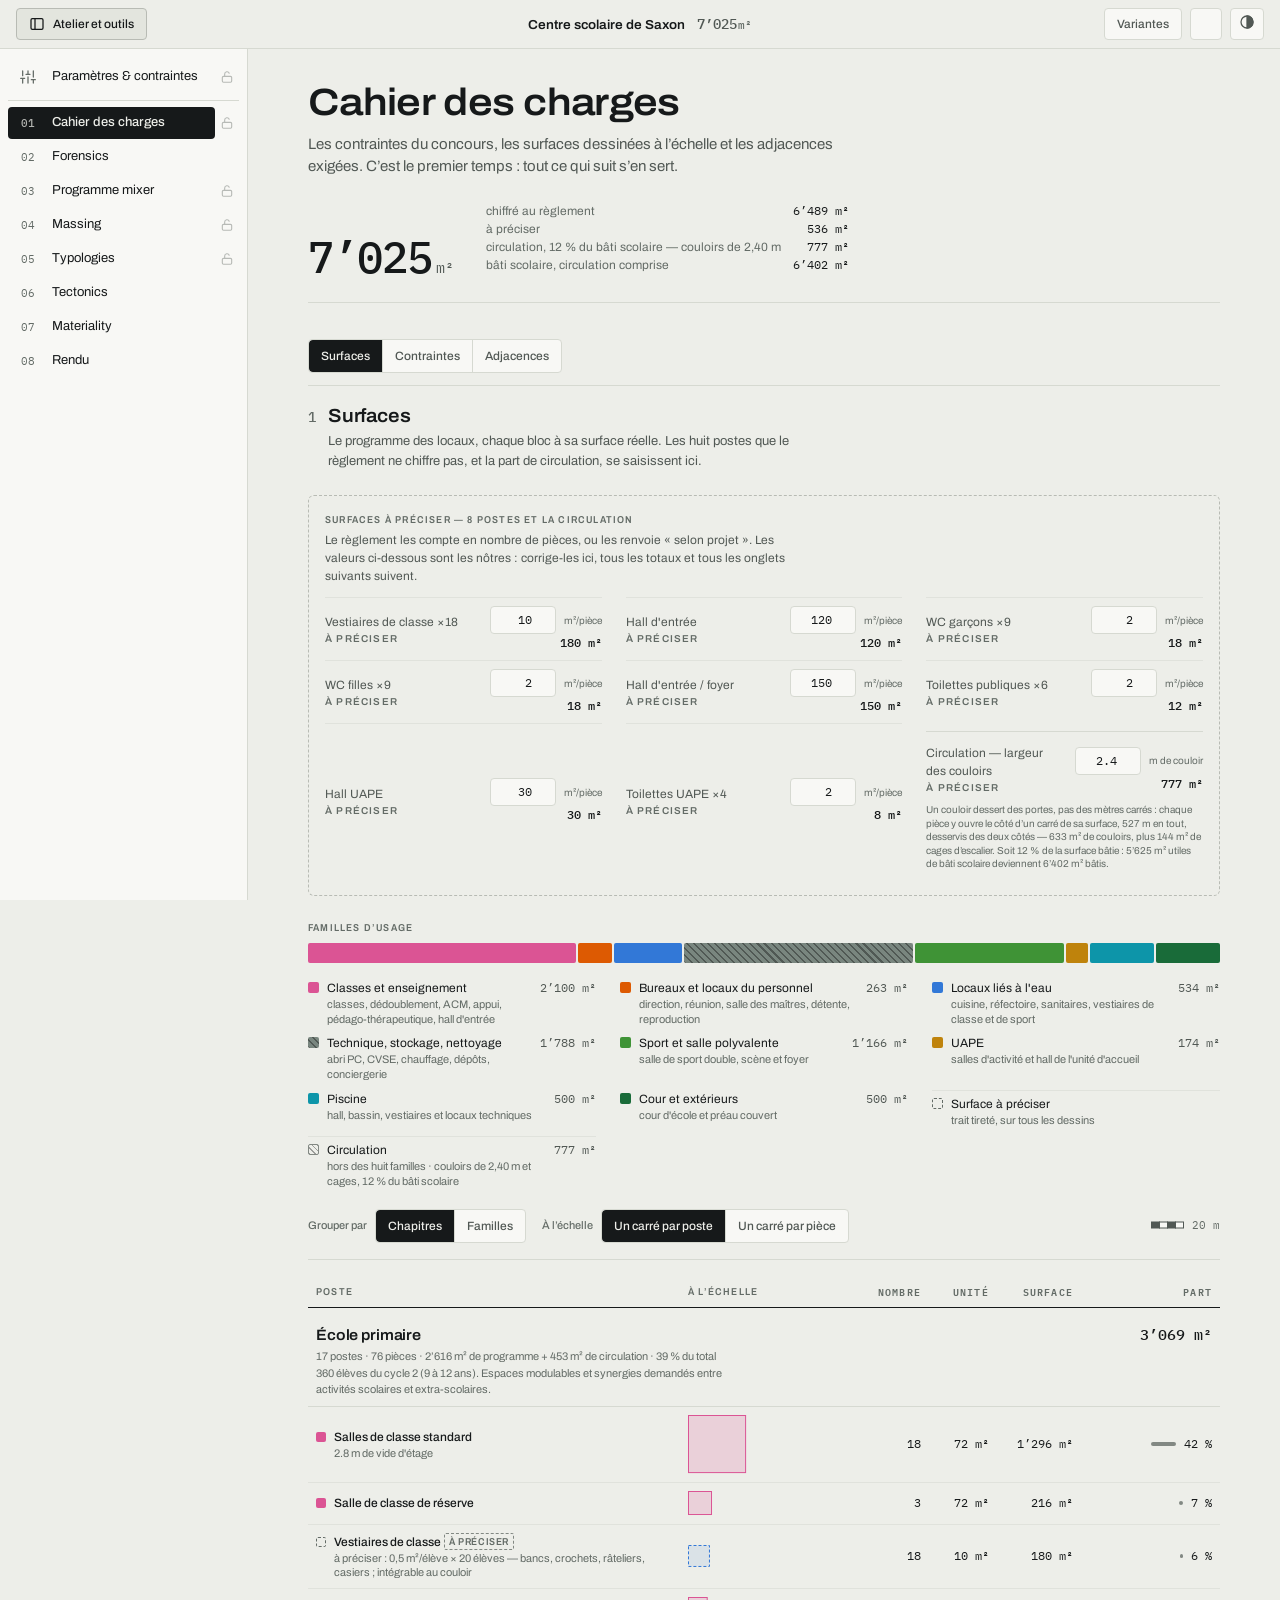
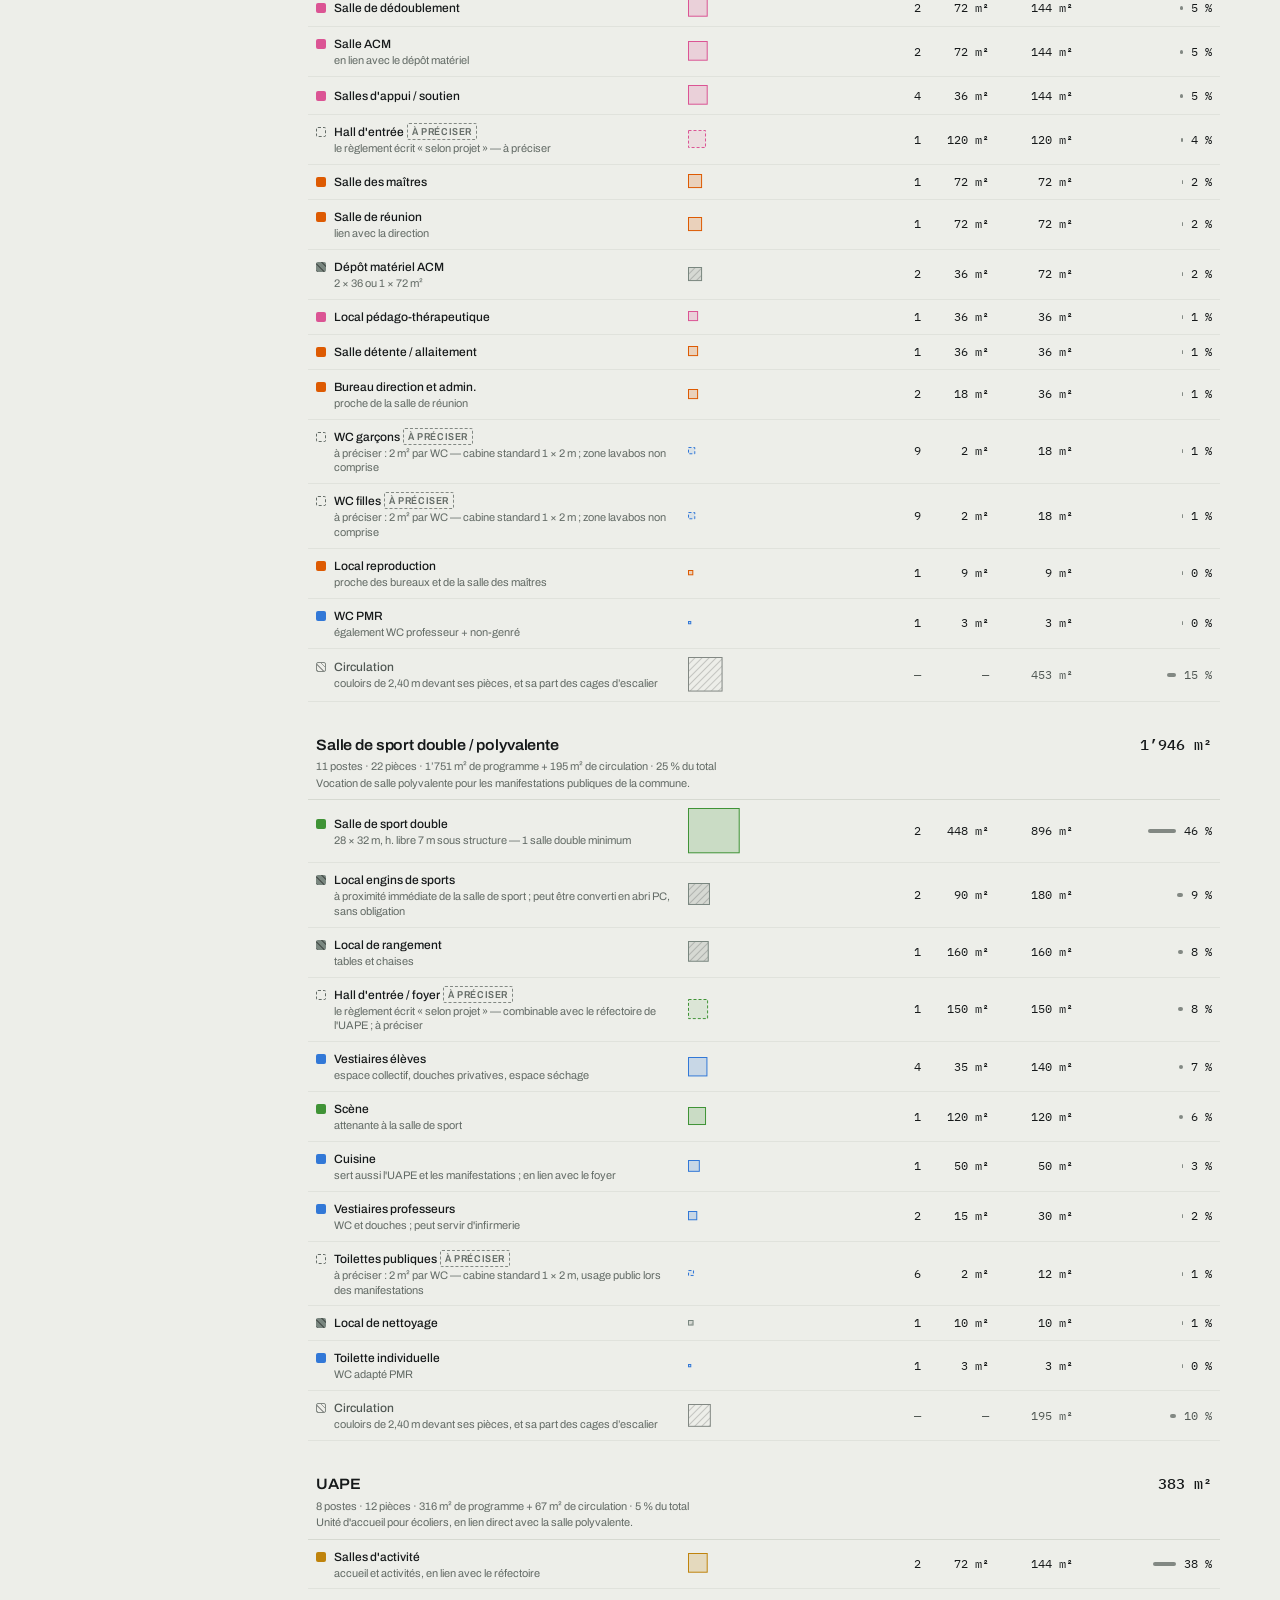
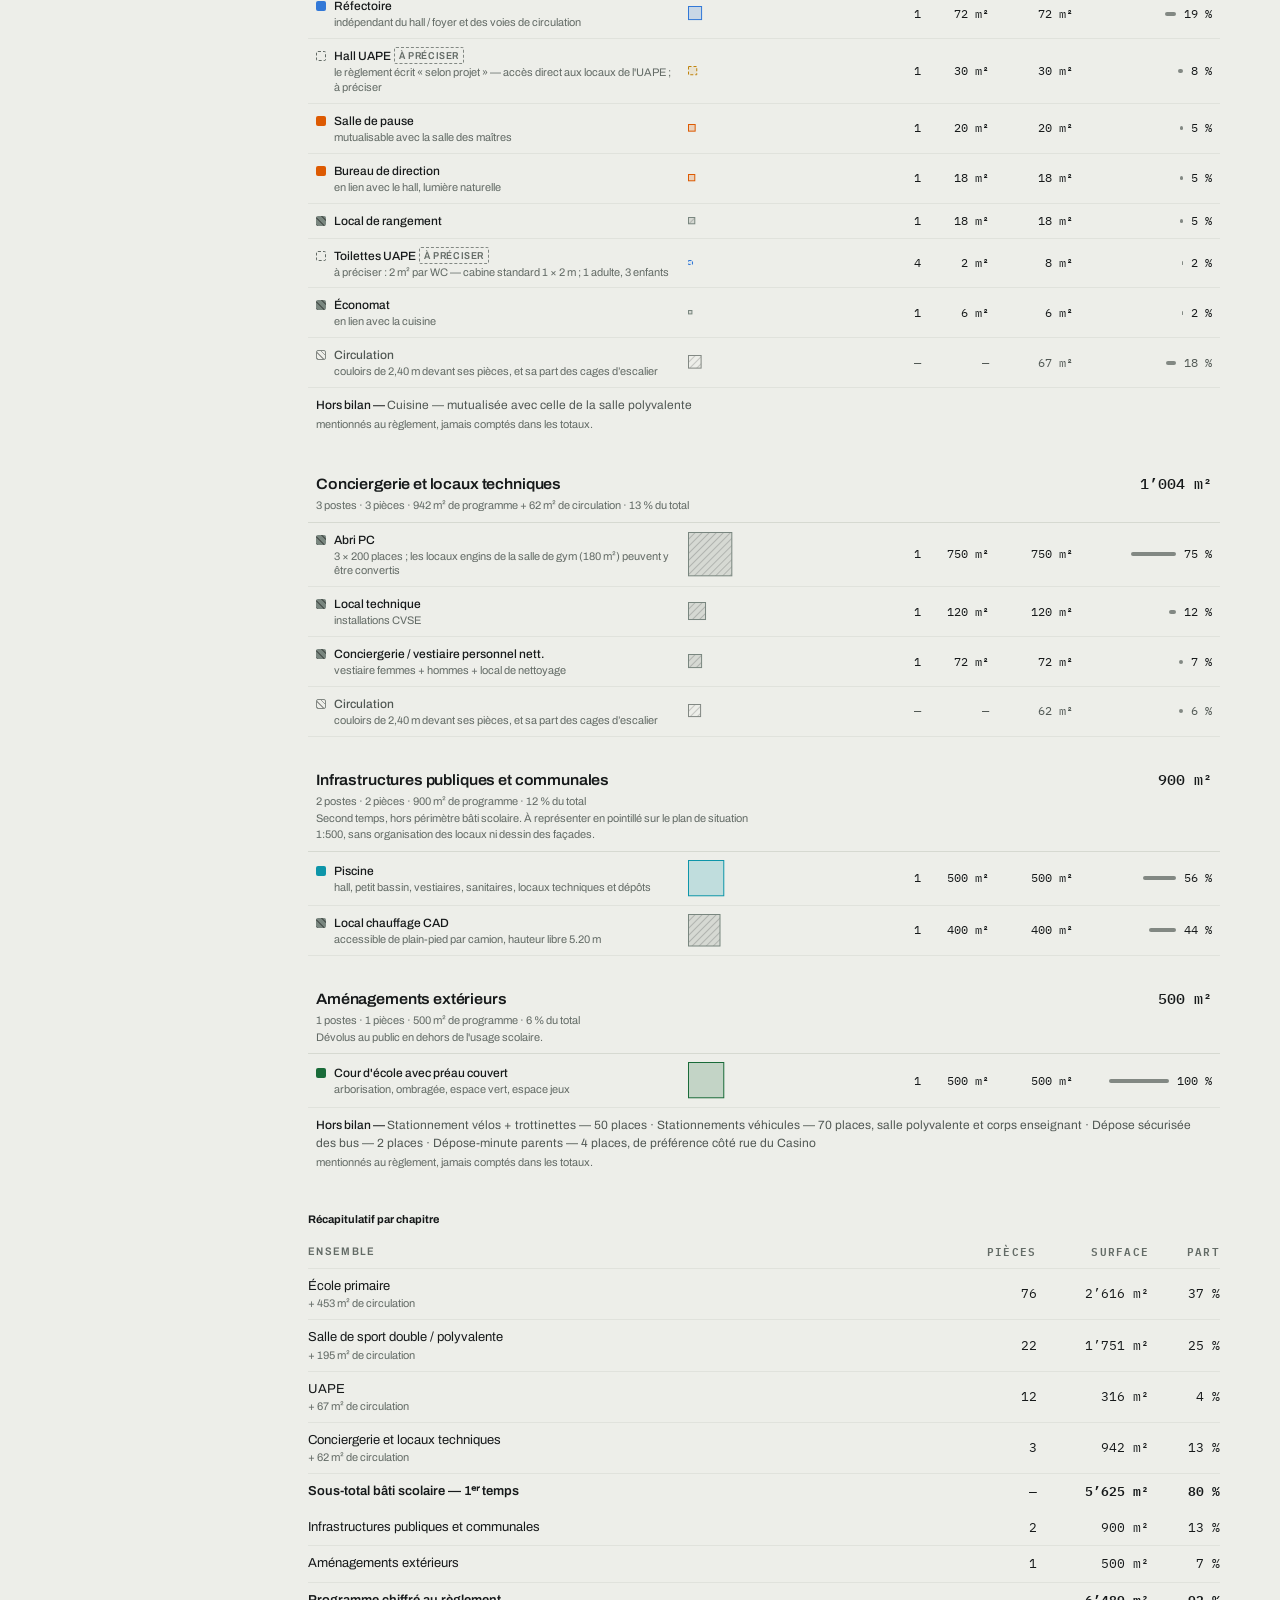
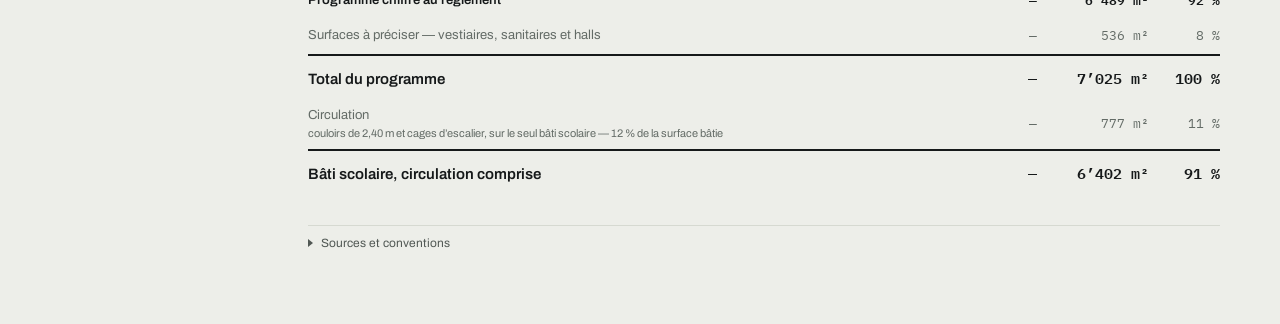
<file: index.html>
<!doctype html>
<html lang="fr">
<head>
<meta charset="utf-8">
<meta name="viewport" content="width=device-width,initial-scale=1,viewport-fit=cover">
<title>Saxon — programme et répartition</title>
<link rel="preconnect" href="https://fonts.gstatic.com" crossorigin>
<link rel="stylesheet" href="https://fonts.googleapis.com/css2?family=Archivo:wdth,wght@62..125,400..700&family=IBM+Plex+Mono:wght@400;500&display=swap">
<link rel="stylesheet" href="styles/tokens.css">
<link rel="stylesheet" href="styles/base.css">
<link rel="stylesheet" href="styles/appbar.css">
<link rel="stylesheet" href="styles/controls.css">
<link rel="stylesheet" href="styles/program.css">
<link rel="stylesheet" href="styles/schema.css">
<link rel="stylesheet" href="styles/mixer.css">
<link rel="stylesheet" href="styles/massing.css">
<link rel="stylesheet" href="styles/rendu.css">
<link rel="stylesheet" href="styles/variantes.css">
<link rel="stylesheet" href="styles/parametres.css">
<link rel="stylesheet" href="styles/forensics.css">
</head>
<body>
<a class="skip" href="#panels">Aller au contenu</a>

<!-- Chrome permanent : trois zones. À gauche on choisit OÙ l'on travaille —
     la barre « Atelier et outils » ; au centre le projet et son total vivant ;
     à droite ce qui traverse tous les onglets : les variantes, le compte, le
     thème. Tout le contenu éditorial appartient à l'onglet qu'il décrit. -->
<header class="appbar">
  <div class="appbar__start">
    <button class="btn appbar__nav" type="button" id="navBtn"
            aria-expanded="true" aria-controls="sidenav">
      <svg width="16" height="16" viewBox="0 0 24 24" fill="none" stroke="currentColor"
           stroke-width="1.9" stroke-linecap="round" aria-hidden="true">
        <rect x="3" y="4" width="18" height="16" rx="2"/><path d="M9 4v16"/>
      </svg>
      <span>Atelier et outils</span>
    </button>
  </div>

  <a class="appbar__mid" href="#programme">
    <b>Centre scolaire de Saxon</b>
    <!-- Le total vivant. L'ancien chiffre-clé affichait 6'489 m², la part
         chiffrée au règlement — pas le total, qui est 7'025 m². -->
    <span class="mono appbar__tot" id="barTot"></span>
  </a>

  <div class="appbar__end">
    <!-- Les variantes ne sont PAS un onglet : les onglets sont la chronologie
         du concours, et une variante les traverse tous. -->
    <button class="btn appbar__var" type="button" id="varBtn"
            aria-expanded="false" aria-controls="vpanel">
      Variantes<span class="vb-cnt" hidden></span>
    </button>

    <button class="btn btn--icon appbar__prof" type="button" id="profBtn"
            aria-haspopup="dialog" aria-label="Se connecter" title="Se connecter"></button>

    <!-- Le thème et le mode : une liste, deux choix. Rendue par main.js à
         partir de src/data/themes.js. -->
    <div class="menu appbar__theme" id="themeMenu">
      <button class="btn btn--icon" type="button" id="themeBtn"
              aria-haspopup="menu" aria-expanded="false" aria-controls="themeList">
        <span aria-hidden="true" id="themeIcon"></span>
        <span class="vh" id="themeLabel">Thème</span>
      </button>
      <div class="menu__list" id="themeList" role="menu" aria-labelledby="themeBtn" hidden></div>
    </div>
  </div>
</header>

<!-- La barre « Atelier et outils » : une ligne par onglet, numérotée dans
     l'ordre du concours. Elle POUSSE le contenu : le plan et la 3D se recadrent
     au lieu d'être recouverts. Les lignes sont posées par main.js depuis TABS. -->
<nav class="sidenav" id="sidenav" aria-label="Atelier et outils">
  <div class="sidenav__list" id="tabs" role="tablist" aria-orientation="vertical"
       aria-label="Onglets"></div>
</nav>

<main id="panels" role="tabpanel" aria-labelledby="tab-programme" tabindex="-1"></main>

<div id="tip" role="status" aria-live="polite"></div>
<script type="module" src="src/main.js"></script>
</body>
</html>
</file>
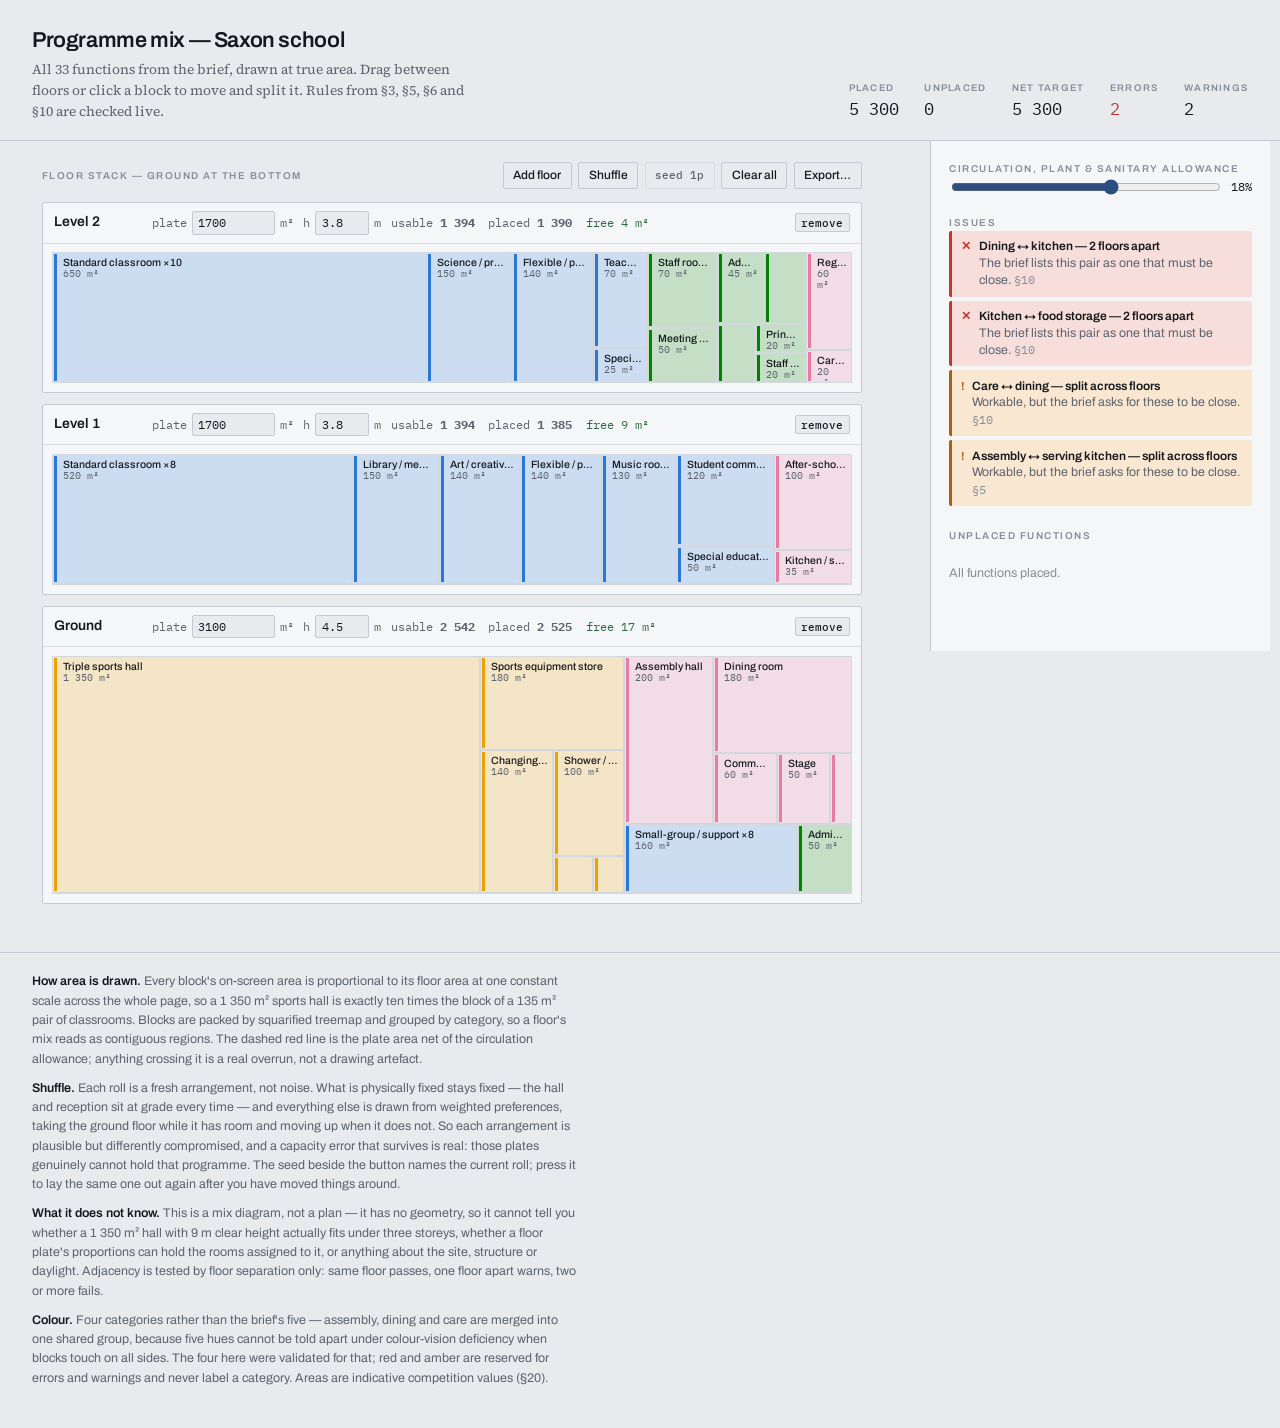
<file: DOC/saxon-programme-mix.html>
<!doctype html>
<html lang="en">
<head>
<meta charset="utf-8">
<meta name="viewport" content="width=device-width, initial-scale=1">
<meta name="description" content="Programme mix diagram for the Saxon primary and lower secondary school competition.">
<title>Saxon Programme Mix</title>
<link rel="preconnect" href="https://fonts.googleapis.com">
<link rel="preconnect" href="https://fonts.gstatic.com" crossorigin>
<link rel="stylesheet" href="https://fonts.googleapis.com/css2?family=Archivo:wght@400;500;600;700&family=IBM+Plex+Mono:wght@400;500&family=Source+Serif+4:opsz,wght@8..60,400;8..60,600&display=swap">

<style>
:root {
  --paper:     #E8EAEE;
  --surface:   #F5F6F8;
  --surface-2: #DDE1E7;
  --sunk:      #D3D8DF;
  --ink:       #15181D;
  --ink-2:     #5C636E;
  --ink-3:     #878E99;
  --rule:      #C4CAD3;
  --rule-soft: #D7DCE3;
  --accent:    #2B4E7E;

  /* categorical — validated all-pairs, light (CVD ΔE 13.0, normal 19.6) */
  --c-teach:   #2a78d6;
  --c-sport:   #eda100;
  --c-admin:   #008300;
  --c-shared:  #e87ba4;
  --tint:      0.20;

  /* status — reserved, never used for a category */
  --err:       #c0392f;
  --err-bg:    #f7dedb;
  --warn:      #a9600f;
  --warn-bg:   #f9e7d2;
  --ok:        #2f6b40;
}

@media (prefers-color-scheme: dark) {
  :root:not([data-theme="light"]) {
    --paper:     #101317;
    --surface:   #191D23;
    --surface-2: #232830;
    --sunk:      #0A0D10;
    --ink:       #E4E8ED;
    --ink-2:     #9AA2AE;
    --ink-3:     #6E7784;
    --rule:      #2C333D;
    --rule-soft: #232931;
    --accent:    #86AEE2;

    /* dark steps, validated as a set (CVD ΔE 6.9 warn band — legal with the
       direct labels, 2px gaps and grouped regions this treemap always has) */
    --c-teach:   #3987e5;
    --c-sport:   #c98500;
    --c-admin:   #008300;
    --c-shared:  #d55181;
    --tint:      0.30;

    --err:       #e66767;
    --err-bg:    #3a1f1e;
    --warn:      #d99a4e;
    --warn-bg:   #38291580;
    --ok:        #7FB48E;
  }
}

:root[data-theme="dark"] {
  --paper:     #101317;
  --surface:   #191D23;
  --surface-2: #232830;
  --sunk:      #0A0D10;
  --ink:       #E4E8ED;
  --ink-2:     #9AA2AE;
  --ink-3:     #6E7784;
  --rule:      #2C333D;
  --rule-soft: #232931;
  --accent:    #86AEE2;

  --c-teach:   #3987e5;
  --c-sport:   #c98500;
  --c-admin:   #008300;
  --c-shared:  #d55181;
  --tint:      0.30;

  --err:       #e66767;
  --err-bg:    #3a1f1e;
  --warn:      #d99a4e;
  --warn-bg:   #38291580;
  --ok:        #7FB48E;
}

* { box-sizing: border-box; }

body {
  margin: 0;
  background: var(--paper);
  color: var(--ink);
  font-family: Archivo, "Helvetica Neue", Arial, sans-serif;
  font-size: 15px;
  line-height: 1.5;
  -webkit-font-smoothing: antialiased;
  overscroll-behavior: none;
}
.serif { font-family: "Source Serif 4", Georgia, serif; }
.mono, .num {
  font-family: "IBM Plex Mono", ui-monospace, monospace;
  font-variant-numeric: tabular-nums;
}

/* ---------------- masthead ---------------- */

header.top {
  padding: 1.5rem clamp(1rem, 3vw, 2rem) 1.1rem;
  border-bottom: 1px solid var(--rule);
  display: flex;
  flex-wrap: wrap;
  gap: 1rem 2rem;
  align-items: flex-end;
  justify-content: space-between;
}
h1 {
  font-size: 1.35rem;
  font-weight: 600;
  letter-spacing: -0.018em;
  margin: 0 0 0.25rem;
}
.sub {
  margin: 0;
  font-size: 0.86rem;
  color: var(--ink-2);
  max-width: 62ch;
}
.totals { display: flex; gap: 1.6rem; flex-wrap: wrap; }
.tot { display: flex; flex-direction: column; gap: 0.1rem; }
.tot .lab {
  font-size: 0.6rem; font-weight: 600; letter-spacing: 0.13em;
  text-transform: uppercase; color: var(--ink-3);
}
.tot .val {
  font-family: "IBM Plex Mono", monospace;
  font-variant-numeric: tabular-nums;
  font-size: 1.05rem;
}
.tot .val.bad  { color: var(--err); }
.tot .val.good { color: var(--ok); }

/* ---------------- layout ---------------- */

.app {
  display: grid;
  max-width: 1260px;
  margin: 0 auto;
  grid-template-columns: minmax(0, 1fr) 340px;
  gap: 0;
  align-items: start;
  min-height: calc(100vh - 90px);
}
@media (max-width: 1000px) { .app { grid-template-columns: 1fr; } }

.stack-pane {
  padding: 1.3rem clamp(1rem, 3vw, 2rem) 3rem;
  min-width: 0;
}
aside {
  border-left: 1px solid var(--rule);
  background: var(--surface);
  padding: 1.3rem 1.15rem 3rem;
  position: sticky;
  top: 0;
  max-height: 100vh;
  overflow-y: auto;
}
@media (max-width: 1000px) {
  aside { border-left: none; border-top: 1px solid var(--rule); position: static; max-height: none; }
}

.pane-head {
  display: flex; align-items: baseline; justify-content: space-between;
  gap: 1rem; margin-bottom: 0.85rem; max-width: 820px;
}
.section-label {
  font-size: 0.62rem; font-weight: 600; letter-spacing: 0.15em;
  text-transform: uppercase; color: var(--ink-3); margin: 0;
}

/* ---------------- floors ---------------- */

.floors { display: flex; flex-direction: column; gap: 0.7rem; max-width: 820px; }

.floor {
  background: var(--surface);
  border: 1px solid var(--rule);
  border-radius: 2px;
  transition: border-color .12s, background .12s;
}
.floor.over { border-color: var(--accent); background: var(--surface-2); }
.floor.flag-error { border-color: var(--err); }

.floor-bar {
  display: flex; align-items: center; gap: 0.6rem;
  padding: 0.5rem 0.7rem;
  border-bottom: 1px solid var(--rule-soft);
  flex-wrap: wrap;
}
.floor-name { font-weight: 600; font-size: 0.87rem; min-width: 5.5rem; }
.floor-meta {
  font-family: "IBM Plex Mono", monospace;
  font-variant-numeric: tabular-nums;
  font-size: 0.75rem; color: var(--ink-2);
  display: flex; gap: 0.85rem; flex-wrap: wrap;
}
.floor-meta .over-by { color: var(--err); font-weight: 500; }
.floor-meta .free { color: var(--ok); }
.floor-bar .spacer { flex: 1; }

.plate-input {
  font-family: "IBM Plex Mono", monospace;
  font-variant-numeric: tabular-nums;
  width: 5.2rem; font-size: 0.75rem;
  padding: 0.2rem 0.35rem;
  background: var(--paper); color: var(--ink);
  border: 1px solid var(--rule); border-radius: 2px;
}
.plate-input:focus-visible { outline: 2px solid var(--accent); outline-offset: 1px; }

.canvas {
  position: relative;
  margin: 0.55rem;
  background: var(--sunk);
  border-radius: 1px;
  min-height: 30px;
}
.cap-line {
  position: absolute; left: 0; right: 0;
  border-top: 1px dashed var(--err);
  pointer-events: none; z-index: 3;
}
.cap-line span {
  position: absolute; right: 2px; top: 2px;
  font-family: "IBM Plex Mono", monospace;
  font-size: 0.6rem; color: var(--err);
  background: var(--surface); padding: 0 3px; border-radius: 1px;
}
.overflow-zone {
  position: absolute; left: 0; right: 0;
  background: var(--err-bg);
  pointer-events: none; z-index: 0;
}
.slack {
  position: absolute; left: 0; right: 0;
  display: flex; align-items: center; justify-content: center;
  font-family: "IBM Plex Mono", monospace;
  font-size: 0.68rem; color: var(--ink-3);
  pointer-events: none; z-index: 1;
}
.empty-hint {
  position: absolute; inset: 0;
  display: flex; align-items: center; justify-content: center;
  font-size: 0.74rem; color: var(--ink-3); pointer-events: none;
}

/* ---------------- blocks ---------------- */

.block {
  position: absolute;
  overflow: hidden;
  border-radius: 1px;
  cursor: grab;
  z-index: 2;
  padding: 3px 4px;
  line-height: 1.15;
  touch-action: none;
  border: 1px solid transparent;
  transition: filter .1s;
}
.block::before {
  content: ""; position: absolute; left: 0; top: 0; bottom: 0; width: 3px;
}
.block:hover { filter: brightness(1.06); }
.block:focus-visible { outline: 2px solid var(--accent); outline-offset: -2px; }
.block.sel { border-color: var(--accent); }
.block.flag { border-color: var(--err); border-style: dashed; }
.block .bn {
  font-size: 10.5px; font-weight: 500; color: var(--ink);
  display: block; margin-left: 5px;
  overflow: hidden; text-overflow: ellipsis; white-space: nowrap;
}
.block .ba {
  font-family: "IBM Plex Mono", monospace;
  font-variant-numeric: tabular-nums;
  font-size: 9.5px; color: var(--ink-2);
  display: block; margin-left: 5px;
}
.block.tiny { padding: 0; }
.block.tiny .bn, .block.tiny .ba { display: none; }

.b-teach  { background: color-mix(in srgb, var(--c-teach)  calc(var(--tint)*100%), var(--surface)); }
.b-sport  { background: color-mix(in srgb, var(--c-sport)  calc(var(--tint)*100%), var(--surface)); }
.b-admin  { background: color-mix(in srgb, var(--c-admin)  calc(var(--tint)*100%), var(--surface)); }
.b-shared { background: color-mix(in srgb, var(--c-shared) calc(var(--tint)*100%), var(--surface)); }
.b-teach::before  { background: var(--c-teach); }
.b-sport::before  { background: var(--c-sport); }
.b-admin::before  { background: var(--c-admin); }
.b-shared::before { background: var(--c-shared); }

#ghost {
  position: fixed; z-index: 999; pointer-events: none;
  opacity: 0.9; border-radius: 2px;
  box-shadow: 0 6px 20px rgba(0,0,0,.28);
  padding: 4px 7px; font-size: 11px; font-weight: 500;
  border: 1px solid var(--accent); color: var(--ink);
}

/* ---------------- tray ---------------- */

.cat-group { margin-bottom: 0.9rem; }
.cat-head {
  display: flex; align-items: center; gap: 0.45rem;
  font-size: 0.66rem; font-weight: 600; letter-spacing: 0.09em;
  text-transform: uppercase; color: var(--ink-2);
  padding-bottom: 0.3rem; margin-bottom: 0.4rem;
  border-bottom: 1px solid var(--rule-soft);
}
.cat-head i { width: 9px; height: 9px; border-radius: 1px; flex: none; }
.cat-head .n {
  margin-left: auto;
  font-family: "IBM Plex Mono", monospace;
  font-variant-numeric: tabular-nums;
  font-weight: 400; letter-spacing: 0; color: var(--ink-3);
}
.i-teach  { background: var(--c-teach); }
.i-sport  { background: var(--c-sport); }
.i-admin  { background: var(--c-admin); }
.i-shared { background: var(--c-shared); }

.chips { display: flex; flex-direction: column; gap: 3px; }
.chip {
  display: flex; align-items: center; gap: 0.5rem;
  padding: 0.3rem 0.45rem;
  border-radius: 2px; cursor: grab;
  font-size: 0.78rem;
  border: 1px solid transparent;
  touch-action: none;
  position: relative;
}
.chip::before { content: ""; position: absolute; left: 0; top: 0; bottom: 0; width: 3px; }
.chip:hover { filter: brightness(1.05); }
.chip:focus-visible { outline: 2px solid var(--accent); outline-offset: -2px; }
.chip .cn { flex: 1; margin-left: 5px; }
.chip .cq {
  font-family: "IBM Plex Mono", monospace;
  font-variant-numeric: tabular-nums;
  font-size: 0.71rem; color: var(--ink-2); white-space: nowrap;
}
.tray-empty { font-size: 0.78rem; color: var(--ink-3); padding: 0.5rem 0; }

/* ---------------- issues ---------------- */

.issues { display: flex; flex-direction: column; gap: 4px; }
.issue {
  display: grid; grid-template-columns: auto minmax(0,1fr);
  gap: 0.5rem; align-items: start;
  padding: 0.45rem 0.55rem;
  border-radius: 2px; font-size: 0.775rem; line-height: 1.4;
  border-left: 3px solid;
  cursor: default;
}
.issue.error   { background: var(--err-bg);  border-left-color: var(--err);  }
.issue.warning { background: var(--warn-bg); border-left-color: var(--warn); }
.issue .ic { font-weight: 700; font-size: 0.72rem; line-height: 1.45; }
.issue.error .ic   { color: var(--err); }
.issue.warning .ic { color: var(--warn); }
.issue b { display: block; font-weight: 600; font-size: 0.75rem; }
.issue span.why { color: var(--ink-2); }
.issue code {
  font-family: "IBM Plex Mono", monospace;
  font-size: 0.72rem; color: var(--ink-3);
}
.all-clear {
  font-size: 0.79rem; color: var(--ok);
  padding: 0.5rem 0.6rem; border-left: 3px solid var(--ok);
  background: color-mix(in srgb, var(--ok) 10%, transparent);
}

/* ---------------- controls ---------------- */

.controls {
  display: flex; flex-wrap: wrap; gap: 0.4rem; margin-bottom: 1.2rem;
}
button {
  font-family: Archivo, sans-serif;
  font-size: 0.75rem; font-weight: 500;
  padding: 0.34rem 0.6rem;
  background: var(--paper); color: var(--ink);
  border: 1px solid var(--rule); border-radius: 2px;
  cursor: pointer;
}
button:hover { background: var(--surface-2); border-color: var(--ink-3); }
button:focus-visible { outline: 2px solid var(--accent); outline-offset: 1px; }
button.mini {
  padding: 0.1rem 0.34rem; font-size: 0.68rem;
  font-family: "IBM Plex Mono", monospace;
}
button.seedbtn {
  font-family: "IBM Plex Mono", monospace;
  font-size: 0.7rem; color: var(--ink-2);
  background: transparent; border-color: var(--rule-soft);
}
button.seedbtn:hover { color: var(--ink); background: var(--surface-2); }
.circ-row {
  display: flex; align-items: center; gap: 0.5rem;
  font-size: 0.75rem; color: var(--ink-2); margin-bottom: 1.2rem;
}
.circ-row input[type=range] { flex: 1; accent-color: var(--accent); }
.circ-row .v {
  font-family: "IBM Plex Mono", monospace;
  font-variant-numeric: tabular-nums; color: var(--ink);
}

/* ---------------- popover ---------------- */

#veil {
  position: fixed; inset: 0; z-index: 950;
  background: rgba(0,0,0,.42);
  display: flex; align-items: center; justify-content: center;
  padding: clamp(1rem, 4vw, 3rem);
}
#modal {
  background: var(--surface); color: var(--ink);
  border: 1px solid var(--rule); border-radius: 3px;
  box-shadow: 0 18px 60px rgba(0,0,0,.35);
  width: min(880px, 100%); max-height: 100%;
  display: flex; flex-direction: column;
}
#modal .mh {
  display: flex; align-items: center; gap: .7rem; flex-wrap: wrap;
  padding: .8rem 1rem; border-bottom: 1px solid var(--rule);
}
#modal .mh b { font-size: .92rem; font-weight: 600; }
#modal .mh .sp { flex: 1; }
.tabs { display: flex; gap: 2px; }
.tab {
  font-family: "IBM Plex Mono", monospace; font-size: .72rem;
  padding: .26rem .6rem; cursor: pointer;
  background: transparent; color: var(--ink-2);
  border: 1px solid var(--rule-soft); border-radius: 2px;
}
.tab[aria-selected="true"] {
  background: var(--accent); border-color: var(--accent); color: var(--paper);
}
:root[data-theme="dark"] .tab[aria-selected="true"],
:root:not([data-theme="light"]) .tab[aria-selected="true"] { color: #0d1014; }
#payload {
  flex: 1; min-height: 340px; resize: none;
  font-family: "IBM Plex Mono", monospace; font-size: .72rem; line-height: 1.5;
  padding: .8rem 1rem; border: none; outline: none;
  background: var(--paper); color: var(--ink);
  white-space: pre; overflow: auto;
}
#modal .mf {
  display: flex; align-items: center; gap: .6rem; flex-wrap: wrap;
  padding: .7rem 1rem; border-top: 1px solid var(--rule);
  font-size: .74rem; color: var(--ink-2);
}
#modal .mf .sp { flex: 1; }

#pop {
  position: fixed; z-index: 900;
  background: var(--surface);
  border: 1px solid var(--rule);
  border-radius: 3px;
  box-shadow: 0 8px 26px rgba(0,0,0,.24);
  padding: 0.55rem;
  min-width: 190px;
}
#pop .ph {
  font-size: 0.73rem; font-weight: 600;
  padding-bottom: 0.4rem; margin-bottom: 0.4rem;
  border-bottom: 1px solid var(--rule-soft);
}
#pop .pl {
  font-size: 0.6rem; font-weight: 600; letter-spacing: 0.11em;
  text-transform: uppercase; color: var(--ink-3);
  margin: 0.45rem 0 0.3rem;
}
#pop .prow { display: flex; flex-wrap: wrap; gap: 3px; }
[hidden] { display: none !important; }

footer.foot {
  border-top: 1px solid var(--rule);
  padding: 1.2rem clamp(1rem, 3vw, 2rem) 2.5rem;
  font-size: 0.78rem; color: var(--ink-2);
  line-height: 1.55;
}
footer.foot p { margin: 0 0 0.6rem; max-width: 78ch; }
footer.foot p:last-child { margin-bottom: 0; }
footer.foot b { color: var(--ink); font-weight: 600; }

@media (prefers-reduced-motion: reduce) {
  * { transition: none !important; }
}
</style>

</head>
<body>
<header class="top">
  <div>
    <h1>Programme mix — Saxon school</h1>
    <p class="sub serif">
      All 33 functions from the brief, drawn at true area. Drag between floors or click a
      block to move and split it. Rules from §3, §5, §6 and §10 are checked live.
    </p>
  </div>
  <div class="totals">
    <div class="tot"><span class="lab">Placed</span><span class="val" id="t-placed">0</span></div>
    <div class="tot"><span class="lab">Unplaced</span><span class="val" id="t-unplaced">0</span></div>
    <div class="tot"><span class="lab">Net target</span><span class="val">5 300</span></div>
    <div class="tot"><span class="lab">Errors</span><span class="val" id="t-err">0</span></div>
    <div class="tot"><span class="lab">Warnings</span><span class="val" id="t-warn">0</span></div>
  </div>
</header>

<div class="app">
  <div class="stack-pane">
    <div class="pane-head">
      <p class="section-label">Floor stack — ground at the bottom</p>
      <div style="display:flex;gap:.4rem;align-items:center">
        <button id="add-floor">Add floor</button>
        <button id="auto" title="Generate a new arrangement">Shuffle</button>
        <button id="seed" class="seedbtn" title="Re-apply this arrangement">seed —</button>
        <button id="clear">Clear all</button>
        <button id="export">Export…</button>
      </div>
    </div>
    <div class="floors" id="floors"></div>
  </div>

  <aside>
    <p class="section-label">Circulation, plant &amp; sanitary allowance</p>
    <div class="circ-row">
      <input type="range" id="circ" min="0" max="30" step="1" value="18"
             aria-label="Circulation allowance as a percentage of floor plate">
      <span class="v" id="circ-v">18%</span>
    </div>

    <p class="section-label">Issues</p>
    <div class="issues" id="issues"></div>

    <p class="section-label" style="margin-top:1.4rem">Unplaced functions</p>
    <div id="tray"></div>
  </aside>
</div>

<footer class="foot">
  <p>
    <b>How area is drawn.</b> Every block's on-screen area is proportional to its floor area at
    one constant scale across the whole page, so a 1 350 m² sports hall is exactly ten times the
    block of a 135 m² pair of classrooms. Blocks are packed by squarified treemap and grouped by
    category, so a floor's mix reads as contiguous regions. The dashed red line is the plate area
    net of the circulation allowance; anything crossing it is a real overrun, not a drawing artefact.
  </p>
  <p>
    <b>Shuffle.</b> Each roll is a fresh arrangement, not noise. What is physically fixed stays
    fixed — the hall and reception sit at grade every time — and everything else is drawn from
    weighted preferences, taking the ground floor while it has room and moving up when it does
    not. So each arrangement is plausible but differently compromised, and a capacity error that
    survives is real: those plates genuinely cannot hold that programme. The seed beside the
    button names the current roll; press it to lay the same one out again after you have moved
    things around.
  </p>
  <p>
    <b>What it does not know.</b> This is a mix diagram, not a plan — it has no geometry, so it cannot
    tell you whether a 1 350 m² hall with 9 m clear height actually fits under three storeys, whether a
    floor plate's proportions can hold the rooms assigned to it, or anything about the site, structure
    or daylight. Adjacency is tested by floor separation only: same floor passes, one floor apart warns,
    two or more fails.
  </p>
  <p>
    <b>Colour.</b> Four categories rather than the brief's five — assembly, dining and care are merged
    into one shared group, because five hues cannot be told apart under colour-vision deficiency when
    blocks touch on all sides. The four here were validated for that; red and amber are reserved for
    errors and warnings and never label a category. Areas are indicative competition values (§20).
  </p>
</footer>

<div id="veil" hidden>
  <div id="modal" role="dialog" aria-modal="true" aria-label="Export programme data">
    <div class="mh">
      <b>Export</b>
      <div class="tabs" role="tablist">
        <button class="tab" role="tab" data-fmt="json" aria-selected="true">model.json</button>
        <button class="tab" role="tab" data-fmt="rooms" aria-selected="false">rooms.csv</button>
        <button class="tab" role="tab" data-fmt="floors" aria-selected="false">floors.csv</button>
      </div>
      <span class="sp"></span>
      <button id="x-close">Close</button>
    </div>
    <textarea id="payload" readonly spellcheck="false"></textarea>
    <div class="mf">
      <span id="x-note"></span>
      <span class="sp"></span>
      <button id="x-copy">Copy</button>
      <button id="x-dl">Download</button>
    </div>
  </div>
</div>

<div id="ghost" hidden></div>
<div id="pop" hidden></div>

<script>
"use strict";

/* ============================ data ============================ */

const CATS = {
  teach:  { label: "Teaching & learning",  order: 0 },
  sport:  { label: "Sport",                order: 1 },
  admin:  { label: "Administration & staff", order: 2 },
  shared: { label: "Shared & community",   order: 3 },
};

// tags drive the rules; unit areas are the brief's own
const ITEMS = [
  { id:"cls",     n:"Standard classroom",       c:"teach",  q:18, u:65,   t:["classroom"] },
  { id:"flex",    n:"Flexible / project room",  c:"teach",  q:4,  u:70,   t:["classroom"] },
  { id:"small",   n:"Small-group / support",    c:"teach",  q:8,  u:20,   t:["smallgroup"] },
  { id:"sped",    n:"Special education room",   c:"teach",  q:3,  u:25,   t:["smallgroup"] },
  { id:"prep",    n:"Teacher preparation",      c:"teach",  q:2,  u:35,   t:[] },
  { id:"sci",     n:"Science / practical",      c:"teach",  q:2,  u:75,   t:[] },
  { id:"art",     n:"Art / creative workshop",  c:"teach",  q:2,  u:70,   t:[] },
  { id:"music",   n:"Music room",               c:"teach",  q:2,  u:65,   t:["quiet"] },
  { id:"lib",     n:"Library / media centre",   c:"teach",  q:1,  u:150,  t:["quiet"] },
  { id:"commons", n:"Student commons",          c:"teach",  q:1,  u:120,  t:[] },

  { id:"hall",    n:"Triple sports hall",       c:"sport",  q:1,  u:1350, t:["noisy"], fh:10.5 },
  { id:"sportst", n:"Sports equipment store",   c:"sport",  q:1,  u:180,  t:[] },
  { id:"change",  n:"Changing room",            c:"sport",  q:4,  u:35,   t:[] },
  { id:"shower",  n:"Shower / WC",              c:"sport",  q:1,  u:100,  t:[] },
  { id:"sportstf",n:"Sports staff",             c:"sport",  q:1,  u:20,   t:[] },
  { id:"firstaid",n:"First aid room",           c:"sport",  q:1,  u:15,   t:[] },

  { id:"recep",   n:"Administration / reception",c:"admin", q:1,  u:50,   t:[] },
  { id:"head",    n:"Principal's office",       c:"admin",  q:1,  u:20,   t:[] },
  { id:"office",  n:"Administration office",    c:"admin",  q:3,  u:15,   t:[] },
  { id:"meet",    n:"Meeting room",             c:"admin",  q:2,  u:25,   t:[] },
  { id:"staffrm", n:"Staff room / lounge",      c:"admin",  q:1,  u:70,   t:[] },
  { id:"staffwk", n:"Staff workroom",           c:"admin",  q:1,  u:40,   t:[] },
  { id:"staffch", n:"Staff changing",           c:"admin",  q:1,  u:30,   t:[] },
  { id:"staffwc", n:"Staff sanitary",           c:"admin",  q:1,  u:20,   t:[] },

  { id:"assembly",n:"Assembly hall",            c:"shared", q:1,  u:200,  t:["afterhours"] },
  { id:"stage",   n:"Stage",                    c:"shared", q:1,  u:50,   t:[] },
  { id:"servkit", n:"Kitchen / serving",        c:"shared", q:1,  u:35,   t:[] },
  { id:"commrm",  n:"Community meeting room",   c:"shared", q:1,  u:60,   t:["afterhours"] },
  { id:"dining",  n:"Dining room",              c:"shared", q:1,  u:180,  t:[] },
  { id:"regkit",  n:"Regeneration kitchen",     c:"shared", q:1,  u:60,   t:[] },
  { id:"foodst",  n:"Food storage",             c:"shared", q:1,  u:20,   t:[] },
  { id:"care",    n:"After-school care room",   c:"shared", q:2,  u:50,   t:[] },
  { id:"quiet",   n:"Care / quiet room",        c:"shared", q:1,  u:20,   t:[] },
];

const BY_ID = Object.fromEntries(ITEMS.map(i => [i.id, i]));
const NET_TARGET = ITEMS.reduce((a, i) => a + i.q * i.u, 0);   // 5300

/* --- rules ------------------------------------------------------ */
// "close": same floor ok, 1 apart warns, 2+ errors
const CLOSE = [
  { a:"classroom",  b:"smallgroup", why:"Classrooms ↔ small-group rooms", ref:"§10" },
  { a:"lib",        b:"commons",    why:"Library ↔ learning commons",     ref:"§10" },
  { a:"dining",     b:"regkit",     why:"Dining ↔ kitchen",               ref:"§10" },
  { a:"regkit",     b:"foodst",     why:"Kitchen ↔ food storage",         ref:"§10" },
  { a:"hall",       b:"change",     why:"Sports hall ↔ changing rooms",   ref:"§4" },
  { a:"change",     b:"shower",     why:"Changing ↔ showers",             ref:"§4" },
  { a:"hall",       b:"sportst",    why:"Sports hall ↔ equipment store",  ref:"§4" },
  { a:"care",       b:"dining",     why:"Care ↔ dining",                  ref:"§10" },
  { a:"assembly",   b:"stage",      why:"Assembly hall ↔ stage",          ref:"§5" },
  { a:"assembly",   b:"servkit",    why:"Assembly ↔ serving kitchen",     ref:"§5" },
];
// "apart": sharing a floor is a warning
const APART = [
  { a:"hall", b:"lib",   why:"Sports hall ↔ library",   ref:"§10" },
  { a:"hall", b:"music", why:"Sports hall ↔ music room", ref:"§10" },
];
// level rules: [id, test(floorIdx, nFloors) -> true if ok, severity, message, ref]
const LEVEL = [
  { id:"hall",     ok:f => f === 0, sev:"error",
    msg:"Sports hall must sit at grade", ref:"§4" },
  { id:"recep",    ok:f => f === 0, sev:"error",
    msg:"Administration must be at the main entrance", ref:"§3" },
  { id:"assembly", ok:f => f === 0, sev:"warning",
    msg:"Assembly hall should be at grade for independent after-hours use", ref:"§5" },
  { id:"commrm",   ok:f => f === 0, sev:"warning",
    msg:"Community room should be at grade for independent after-hours use", ref:"§5" },
  { id:"dining",   ok:f => f === 0, sev:"warning",
    msg:"Dining should open onto the outdoor play areas", ref:"§6" },
  { id:"care",     ok:f => f <= 1, sev:"warning",
    msg:"Care should be reachable without crossing the school", ref:"§6" },
  { id:"cls",      ok:f => f <= 2, sev:"warning",
    msg:"Standard classrooms above the second floor — the youngest pupils are 4", ref:"§12" },
];

/* ============================ state ============================ */

let uid = 1;
// 6 600 m² gross against the brief's 6 200–6 400 indicative total. Grade is
// deliberately just short of holding everything that wants to be there, so what
// gets the ground floor is a real choice rather than a foregone conclusion.
// 6 500 m² gross. Ground carries the hall (1 350 m²) plus 1 750 m² of school, so
// the floors above can be 1 700 m² without oversailing it. Usable 5 330 against a
// 5 300 m² programme: 30 m² of slack, which is as tight as this brief gets.
let floors = [
  { name: "Ground",  plate: 3100, height: 4.5 },
  { name: "Level 1", plate: 1700, height: 3.8 },
  { name: "Level 2", plate: 1700, height: 3.8 },
];
let blocks = [];        // {u, id, q, f}   f = floor index, or null for tray
let circ = 0.18;
let selected = null;

const AREA_SCALE = 75;  // px² per m² — one constant for the whole page

function reset() {
  blocks = ITEMS.map(i => ({ u: uid++, id: i.id, q: i.q, f: null }));
}
const area = b => b.q * BY_ID[b.id].u;
const onFloor = f => blocks.filter(b => b.f === f);
const floorArea = f => onFloor(f).reduce((a, b) => a + area(b), 0);
const usable = f => Math.round(floors[f].plate * (1 - circ));
const fmt = n => Math.round(n).toLocaleString("en-GB").replace(/,/g, " ");

/* ===================== squarified treemap ===================== */

function worst(row, L) {
  const s = row.reduce((a, o) => a + o.a, 0);
  if (s <= 0 || L <= 0) return Infinity;
  const t = s / L;
  let mx = -Infinity, mn = Infinity;
  for (const o of row) { if (o.a > mx) mx = o.a; if (o.a < mn) mn = o.a; }
  if (mn <= 0) return Infinity;
  return Math.max((t * t) / mn, mx / (t * t));
}

// values: [{key, v}] -> [{key, x, y, w, h}], filling rect exactly
function squarify(values, rect) {
  const out = [];
  const sum = values.reduce((a, o) => a + o.v, 0);
  if (sum <= 0 || rect.w <= 0 || rect.h <= 0) return out;
  const scale = (rect.w * rect.h) / sum;
  const items = values.map(o => ({ key: o.key, a: o.v * scale }));
  let r = { ...rect }, i = 0;

  while (i < items.length) {
    const L = Math.min(r.w, r.h);
    let row = [items[i]], k = i + 1;
    while (k < items.length &&
           worst(row.concat(items[k]), L) <= worst(row, L)) {
      row.push(items[k]); k++;
    }
    const rowA = row.reduce((a, o) => a + o.a, 0);
    const thick = rowA / L;
    let off = 0;
    if (r.w >= r.h) {
      for (const o of row) {
        const hh = o.a / thick;
        out.push({ key: o.key, x: r.x, y: r.y + off, w: thick, h: hh });
        off += hh;
      }
      r = { x: r.x + thick, y: r.y, w: r.w - thick, h: r.h };
    } else {
      for (const o of row) {
        const ww = o.a / thick;
        out.push({ key: o.key, x: r.x + off, y: r.y, w: ww, h: thick });
        off += ww;
      }
      r = { x: r.x, y: r.y + thick, w: r.w, h: r.h - thick };
    }
    i = k;
  }
  return out;
}

/* ============================ rules ============================ */

// floors that contain a given item id or tag
function floorsWith(sel) {
  const s = new Set();
  for (const b of blocks) {
    if (b.f === null) continue;
    const it = BY_ID[b.id];
    if (it.id === sel || it.t.includes(sel)) s.add(b.f);
  }
  return [...s];
}

function validate() {
  const out = [];

  // 1 — capacity
  floors.forEach((fl, i) => {
    const used = floorArea(i), cap = usable(i);
    if (used > cap) {
      out.push({ sev: "error", floor: i,
        title: `${fl.name} over capacity by ${fmt(used - cap)} m²`,
        why: `${fmt(used)} m² placed against ${fmt(cap)} m² usable ` +
             `(${fmt(fl.plate)} m² plate less ${Math.round(circ * 100)}% circulation).`,
        ref: "§7" });
    }
  });

  // 2 — adjacency, must be close
  for (const r of CLOSE) {
    const A = floorsWith(r.a), B = floorsWith(r.b);
    if (!A.length || !B.length) continue;
    let d = Infinity;
    for (const a of A) for (const b of B) d = Math.min(d, Math.abs(a - b));
    if (d >= 2) out.push({ sev: "error", title: `${r.why} — ${d} floors apart`,
      why: "The brief lists this pair as one that must be close.", ref: r.ref });
    else if (d === 1) out.push({ sev: "warning", title: `${r.why} — split across floors`,
      why: "Workable, but the brief asks for these to be close.", ref: r.ref });
  }

  // 3 — adjacency, keep apart
  for (const r of APART) {
    const A = floorsWith(r.a), B = floorsWith(r.b);
    const shared = A.filter(x => B.includes(x));
    if (shared.length) out.push({ sev: "warning", floor: shared[0],
      title: `${r.why} — same floor`,
      why: "Noisy sport against quiet learning; separate them where possible.", ref: r.ref });
  }

  // 4 — level rules
  for (const r of LEVEL) {
    for (const b of blocks) {
      if (b.id !== r.id || b.f === null) continue;
      if (!r.ok(b.f, floors.length)) {
        out.push({ sev: r.sev, floor: b.f, block: b.u,
          title: `${BY_ID[r.id].n} on ${floors[b.f].name}`,
          why: r.msg, ref: r.ref });
      }
    }
  }

  // 4b — nothing may be built over a full-height volume
  for (const b of blocks) {
    const it = BY_ID[b.id];
    if (b.f === null || !it.fh) continue;
    const room = floors[b.f].plate - area(b);          // plate left beside it
    for (let i = b.f + 1; i < floors.length; i++) {
      if (floors[i].plate > room + 0.5) {
        out.push({ sev: "error", floor: i,
          title: `${floors[i].name} oversails the ${it.n.toLowerCase()}`,
          why: `${it.n} needs ${it.fh} m clear, so nothing sits on it. ` +
               `${floors[b.f].name} has ${fmt(room)} m² beside it, but ${floors[i].name} ` +
               `is ${fmt(floors[i].plate)} m² — ${fmt(floors[i].plate - room)} m² with no support.`,
          ref: "§4" });
      }
    }
  }

  // 5 — completeness
  const un = blocks.filter(b => b.f === null);
  if (un.length) {
    const m2 = un.reduce((a, b) => a + area(b), 0);
    out.push({ sev: "warning",
      title: `${un.length} function${un.length > 1 ? "s" : ""} unplaced — ${fmt(m2)} m²`,
      why: "The programme is not complete until the tray is empty.", ref: "§2–6" });
  }

  out.sort((a, b) => (a.sev === b.sev) ? 0 : (a.sev === "error" ? -1 : 1));
  return out;
}

/* ============================ render ============================ */

const $ = s => document.querySelector(s);
const elFloors = $("#floors"), elTray = $("#tray"), elIssues = $("#issues");

function render() {
  const issues = validate();
  const flagFloors = new Set(issues.filter(i => i.sev === "error" && i.floor != null).map(i => i.floor));
  const flagBlocks = new Set(issues.filter(i => i.block != null).map(i => i.block));

  /* --- floors: highest level first --- */
  elFloors.innerHTML = "";
  for (let i = floors.length - 1; i >= 0; i--) {
    const fl = floors[i], used = floorArea(i), cap = usable(i);
    const div = document.createElement("div");
    div.className = "floor" + (flagFloors.has(i) ? " flag-error" : "");
    div.dataset.floor = i;

    const bar = document.createElement("div");
    bar.className = "floor-bar";
    const diff = cap - used;
    bar.innerHTML =
      `<span class="floor-name">${fl.name}</span>` +
      `<label class="floor-meta" style="gap:.3rem;align-items:center">plate
         <input class="plate-input" type="number" min="100" max="9000" step="50"
                value="${fl.plate}" data-plate="${i}" aria-label="${fl.name} plate area in m²"> m²</label>` +
      `<label class="floor-meta" style="gap:.3rem;align-items:center">h
         <input class="plate-input" style="width:3.4rem" type="number" min="2.5" max="16" step="0.1"
                value="${fl.height}" data-height="${i}" aria-label="${fl.name} storey height in metres"> m</label>` +
      `<span class="floor-meta">` +
        `<span>usable <b>${fmt(cap)}</b></span>` +
        `<span>placed <b>${fmt(used)}</b></span>` +
        (diff < 0 ? `<span class="over-by">over ${fmt(-diff)} m²</span>`
                  : `<span class="free">free ${fmt(diff)} m²</span>`) +
      `</span>` +
      `<span class="spacer"></span>` +
      `<button class="mini" data-del="${i}" title="Remove this floor">remove</button>`;
    div.appendChild(bar);

    const canvas = document.createElement("div");
    canvas.className = "canvas";
    div.appendChild(canvas);
    elFloors.appendChild(div);

    // geometry needs a measured width, so lay out after insertion
    const W = canvas.clientWidth || 600;
    const capH = (fl.plate * (1 - circ) * AREA_SCALE) / W;
    const contentH = (used * AREA_SCALE) / W;
    const H = Math.max(capH, contentH, 30);
    canvas.style.height = H + "px";

    if (contentH > capH + 0.5) {
      const oz = document.createElement("div");
      oz.className = "overflow-zone";
      oz.style.top = capH + "px";
      oz.style.height = (H - capH) + "px";
      canvas.appendChild(oz);
    }

    const mine = onFloor(i);
    if (!mine.length) {
      const hint = document.createElement("div");
      hint.className = "empty-hint";
      hint.textContent = "drop functions here";
      canvas.appendChild(hint);
    } else {
      // nest: categories first, then items inside each category
      const groups = {};
      for (const b of mine) (groups[BY_ID[b.id].c] ||= []).push(b);
      const gKeys = Object.keys(groups).sort((a, c) => CATS[a].order - CATS[c].order);
      const gVals = gKeys.map(k => ({ key: k, v: groups[k].reduce((a, b) => a + area(b), 0) }))
                         .sort((a, c) => c.v - a.v);
      const gRects = squarify(gVals, { x: 0, y: 0, w: W, h: contentH });

      for (const gr of gRects) {
        const bs = groups[gr.key].slice().sort((a, b) => area(b) - area(a));
        const rects = squarify(bs.map(b => ({ key: b.u, v: area(b) })),
                               { x: gr.x, y: gr.y, w: gr.w, h: gr.h });
        for (const rc of rects) {
          const b = bs.find(x => x.u === rc.key), it = BY_ID[b.id];
          const el = document.createElement("div");
          el.className = `block b-${it.c}` +
            (rc.w < 46 || rc.h < 21 ? " tiny" : "") +
            (flagBlocks.has(b.u) ? " flag" : "") +
            (selected === b.u ? " sel" : "");
          el.style.cssText =
            `left:${rc.x + 1}px;top:${rc.y + 1}px;` +
            `width:${Math.max(rc.w - 2, 1)}px;height:${Math.max(rc.h - 2, 1)}px`;
          el.dataset.u = b.u;
          el.tabIndex = 0;
          el.title = `${it.n}${b.q > 1 ? " ×" + b.q : ""} — ${fmt(area(b))} m²`;
          el.innerHTML = `<span class="bn">${it.n}${b.q > 1 ? " ×" + b.q : ""}</span>` +
                         `<span class="ba">${fmt(area(b))} m²</span>`;
          canvas.appendChild(el);
        }
      }

      if (capH - contentH > 26) {
        const sl = document.createElement("div");
        sl.className = "slack";
        sl.style.top = contentH + "px";
        sl.style.height = (capH - contentH) + "px";
        sl.textContent = `${fmt(cap - used)} m² free`;
        canvas.appendChild(sl);
      }

      if (contentH > capH + 0.5) {
        const cl = document.createElement("div");
        cl.className = "cap-line";
        cl.style.top = capH + "px";
        cl.innerHTML = `<span>capacity ${fmt(cap)} m²</span>`;
        canvas.appendChild(cl);
      }
    }
  }

  /* --- tray --- */
  const un = blocks.filter(b => b.f === null);
  elTray.innerHTML = "";
  if (!un.length) {
    elTray.innerHTML = `<p class="tray-empty">All functions placed.</p>`;
  } else {
    for (const key of Object.keys(CATS)) {
      const mine = un.filter(b => BY_ID[b.id].c === key);
      if (!mine.length) continue;
      const g = document.createElement("div");
      g.className = "cat-group";
      const tot = mine.reduce((a, b) => a + area(b), 0);
      g.innerHTML = `<div class="cat-head"><i class="i-${key}"></i>${CATS[key].label}` +
                    `<span class="n">${fmt(tot)} m²</span></div>`;
      const list = document.createElement("div");
      list.className = "chips";
      for (const b of mine) {
        const it = BY_ID[b.id];
        const c = document.createElement("div");
        c.className = `chip b-${it.c}`;
        c.dataset.u = b.u;
        c.tabIndex = 0;
        c.innerHTML = `<span class="cn">${it.n}</span>` +
          `<span class="cq">${b.q > 1 ? b.q + " × " + it.u + " = " : ""}${fmt(area(b))} m²</span>`;
        list.appendChild(c);
      }
      g.appendChild(list);
      elTray.appendChild(g);
    }
  }

  /* --- issues --- */
  elIssues.innerHTML = "";
  if (!issues.length) {
    elIssues.innerHTML = `<div class="all-clear">No rule violations. Programme complete.</div>`;
  } else {
    for (const is of issues) {
      const d = document.createElement("div");
      d.className = "issue " + is.sev;
      d.innerHTML = `<span class="ic">${is.sev === "error" ? "✕" : "!"}</span>` +
        `<span><b>${is.title}</b><span class="why">${is.why}</span> <code>${is.ref}</code></span>`;
      elIssues.appendChild(d);
    }
  }

  /* --- totals --- */
  const placed = blocks.filter(b => b.f !== null).reduce((a, b) => a + area(b), 0);
  const unp = NET_TARGET - placed;
  const nErr = issues.filter(i => i.sev === "error").length;
  $("#t-placed").textContent = fmt(placed);
  $("#t-unplaced").textContent = fmt(unp);
  const sb = $("#seed");
  if (sb) sb.textContent = "seed " + curSeed.toString(36);

  const nWarn = issues.length - nErr;
  const te = $("#t-err"), tw = $("#t-warn");
  te.textContent = nErr; te.className = "val " + (nErr ? "bad" : "good");
  tw.textContent = nWarn; tw.className = "val" + (nWarn ? "" : " good");
}

/* ============================ moving ============================ */

function move(u, f) {
  const b = blocks.find(x => x.u === u);
  if (b) { b.f = f; render(); }
}

function split(u, take) {
  const b = blocks.find(x => x.u === u);
  if (!b || take < 1 || take >= b.q) return;
  blocks.push({ u: uid++, id: b.id, q: take, f: null });
  b.q -= take;
  render();
}

/* --- pointer drag --- */
let drag = null;
const ghost = $("#ghost");

document.addEventListener("pointerdown", e => {
  const el = e.target.closest(".block, .chip");
  if (!el || e.button !== 0) return;
  drag = { u: +el.dataset.u, x0: e.clientX, y0: e.clientY, live: false, el };
  el.setPointerCapture(e.pointerId);
});

document.addEventListener("pointermove", e => {
  if (!drag) return;
  if (!drag.live) {
    if (Math.hypot(e.clientX - drag.x0, e.clientY - drag.y0) < 5) return;
    drag.live = true;
    const b = blocks.find(x => x.u === drag.u), it = BY_ID[b.id];
    ghost.className = `b-${it.c}`;
    ghost.textContent = `${it.n}${b.q > 1 ? " ×" + b.q : ""} · ${fmt(area(b))} m²`;
    ghost.hidden = false;
    drag.el.style.opacity = "0.4";
  }
  ghost.style.left = (e.clientX + 12) + "px";
  ghost.style.top = (e.clientY + 12) + "px";
  const fl = document.elementFromPoint(e.clientX, e.clientY)?.closest(".floor");
  document.querySelectorAll(".floor.over").forEach(f => f.classList.remove("over"));
  if (fl) fl.classList.add("over");
});

document.addEventListener("pointerup", e => {
  if (!drag) return;
  const wasLive = drag.live, u = drag.u, el = drag.el;
  el.style.opacity = "";
  ghost.hidden = true;
  document.querySelectorAll(".floor.over").forEach(f => f.classList.remove("over"));
  drag = null;
  if (!wasLive) { openPop(u, el); return; }

  const t = document.elementFromPoint(e.clientX, e.clientY);
  const fl = t?.closest(".floor");
  if (fl) move(u, +fl.dataset.floor);
  else if (t?.closest("aside")) move(u, null);
  else render();
});

/* --- click popover: accessible move + split --- */
const pop = $("#pop");

function openPop(u, anchor) {
  const b = blocks.find(x => x.u === u);
  if (!b) return;
  selected = u;
  const it = BY_ID[b.id];
  let html = `<div class="ph">${it.n}${b.q > 1 ? " ×" + b.q : ""} · ${fmt(area(b))} m²</div>`;
  html += `<div class="pl">Move to</div><div class="prow">`;
  for (let i = floors.length - 1; i >= 0; i--) {
    html += `<button class="mini" data-move="${i}"${b.f === i ? " disabled" : ""}>${floors[i].name}</button>`;
  }
  html += `<button class="mini" data-move="null"${b.f === null ? " disabled" : ""}>Unplaced</button></div>`;
  if (b.q > 1) {
    html += `<div class="pl">Split off</div><div class="prow">`;
    const opts = [...new Set([1, Math.floor(b.q / 2), b.q - 1])].filter(v => v >= 1 && v < b.q);
    for (const v of opts) html += `<button class="mini" data-split="${v}">${v} of ${b.q}</button>`;
    html += `</div>`;
  }
  pop.innerHTML = html;
  pop.hidden = false;
  const r = anchor.getBoundingClientRect(), pr = pop.getBoundingClientRect();
  pop.style.left = Math.min(r.left, innerWidth - pr.width - 10) + "px";
  pop.style.top = Math.min(r.bottom + 6, innerHeight - pr.height - 10) + "px";
  render();
}

function closePop() {
  if (pop.hidden) return;
  pop.hidden = true; selected = null; render();
}

pop.addEventListener("click", e => {
  const btn = e.target.closest("button");
  if (!btn) return;
  const u = selected;
  if (btn.dataset.move !== undefined) {
    move(u, btn.dataset.move === "null" ? null : +btn.dataset.move);
    closePop();
  } else if (btn.dataset.split !== undefined) {
    split(u, +btn.dataset.split);
    closePop();
  }
});

document.addEventListener("pointerdown", e => {
  if (!pop.hidden && !e.target.closest("#pop") && !e.target.closest(".block, .chip")) closePop();
}, true);

document.addEventListener("keydown", e => {
  if (e.key === "Escape") { closePop(); veil.hidden = true; }
  if (e.key === "Enter" || e.key === " ") {
    const el = e.target.closest?.(".block, .chip");
    if (el) { e.preventDefault(); openPop(+el.dataset.u, el); }
  }
});

/* ============================ controls ============================ */

elFloors.addEventListener("change", e => {
  const pi = e.target.closest("[data-plate]");
  if (pi) {
    floors[+pi.dataset.plate].plate = Math.max(100, Math.min(9000, +pi.value || 100));
    render(); return;
  }
  const hi = e.target.closest("[data-height]");
  if (hi) {
    floors[+hi.dataset.height].height = Math.max(2.5, Math.min(16, +hi.value || 3.8));
    render();
  }
});

elFloors.addEventListener("click", e => {
  const del = e.target.closest("[data-del]");
  if (!del) return;
  const i = +del.dataset.del;
  if (floors.length <= 1) return;
  blocks.forEach(b => {
    if (b.f === i) b.f = null;
    else if (b.f !== null && b.f > i) b.f--;
  });
  floors.splice(i, 1);
  floors.forEach((f, k) => { f.name = k === 0 ? "Ground" : "Level " + k; });
  render();
});

$("#add-floor").addEventListener("click", () => {
  const last = floors[floors.length - 1];
  floors.push({ name: "Level " + floors.length, plate: last.plate, height: last.height });
  render();
});

$("#clear").addEventListener("click", () => { reset(); render(); });

$("#circ").addEventListener("input", e => {
  circ = +e.target.value / 100;
  $("#circ-v").textContent = e.target.value + "%";
  render();
});

/* ===================== seeded arrangement generator =====================

   Not uniform noise — that would break every rule every time and tell you
   nothing. The physically fixed things stay fixed (the hall and reception sit
   at grade); everything else is drawn from weighted preferences, so each roll
   is plausible but differently compromised. Capacity is then rebalanced as far
   as the stack allows, which means a surviving capacity error is real: the
   plates genuinely cannot hold the programme.                              */

function mulberry32(a) {
  return function () {
    a = (a + 0x6D2B79F5) | 0;
    let t = Math.imul(a ^ (a >>> 15), 1 | a);
    t = (t + Math.imul(t ^ (t >>> 7), 61 | t)) ^ t;
    return ((t ^ (t >>> 14)) >>> 0) / 4294967296;
  };
}
let rng = Math.random, curSeed = 0;
const OPENING_SEED = 61;
const chance  = p => rng() < p;
const pick    = a => a[Math.floor(rng() * a.length)];
const randInt = (a, b) => a + Math.floor(rng() * (b - a + 1));
function shuffle(a) {
  a = a.slice();
  for (let i = a.length - 1; i > 0; i--) {
    const j = Math.floor(rng() * (i + 1));
    [a[i], a[j]] = [a[j], a[i]];
  }
  return a;
}

// ids that must not drift during rebalancing
const PINNED = new Set(["hall", "sportst", "change", "shower", "sportstf", "firstaid", "recep"]);

// distribute an item's units across the given floors, splitting where needed
function spread(id, list) {
  blocks = blocks.filter(b => b.id !== id);
  const q = BY_ID[id].q, n = list.length;
  const base = Math.floor(q / n);
  let extra = q % n;
  for (const f of list) {
    const add = base + (extra > 0 ? 1 : 0);
    if (extra > 0) extra--;
    if (add > 0) blocks.push({ u: uid++, id, q: add, f });
  }
}

function autoPlace(seed) {
  curSeed = (seed === undefined ? (Math.random() * 4294967296) >>> 0 : seed) >>> 0;
  rng = mulberry32(curSeed);
  reset();

  const N = floors.length;
  const all = [...Array(N).keys()];
  const upper = N > 1 ? all.slice(1) : [0];
  const room = f => usable(f) - floorArea(f);
  const byRoom = list => list.slice().sort((a, b) => room(b) - room(a));

  // Place on the first preferred floor that still has room; if none does, fall
  // back to whichever floor has most. Grade fills up honestly rather than being
  // stuffed and unpicked afterwards.
  const at = (id, prefs) => {
    const need = BY_ID[id].q * BY_ID[id].u;
    const f = prefs.find(x => room(x) >= need);
    const use = f === undefined ? byRoom(all)[0] : f;
    spread(id, [use]);
    return use;
  };

  // 1 — fixed at grade: the hall by its section, reception by §3
  ["hall", "sportst", "change", "shower", "sportstf", "firstaid", "recep"]
    .forEach(id => spread(id, [0]));

  // 2 — after-hours cluster, wanting grade so it can run independently
  const pub = at("assembly", chance(0.85) ? [0, ...byRoom(upper)] : byRoom(all));
  at("stage",   chance(0.85) ? [pub, ...byRoom(all)] : byRoom(all));
  at("servkit", chance(0.85) ? [pub, ...byRoom(all)] : byRoom(all));
  at("commrm",  chance(0.8)  ? [pub, 0, ...byRoom(all)] : byRoom(all));

  // 3 — dining, with the kitchen occasionally left behind
  const din = at("dining", chance(0.75) ? [0, ...byRoom(all)] : byRoom(all));
  at("regkit", chance(0.85) ? [din, ...byRoom(all)] : byRoom(all));
  at("foodst", chance(0.9)  ? [din, ...byRoom(all)] : byRoom(all));

  // 4 — care, drawn toward dining
  const care = at("care", chance(0.7) ? [din, ...byRoom(all)] : byRoom(all));
  at("quiet", chance(0.8) ? [care, ...byRoom(all)] : byRoom(all));

  // 5 — staff, loosely gathered
  const stf = at("staffrm", chance(0.55) ? [0, ...byRoom(all)] : byRoom(all));
  ["head", "office", "meet", "staffwk", "staffch", "staffwc"]
    .forEach(id => at(id, chance(0.8) ? [stf, ...byRoom(all)] : byRoom(all)));

  // 6 — library and commons, usually paired
  const lib = at("lib", byRoom(all));
  at("commons", chance(0.7) ? [lib, ...byRoom(all)] : byRoom(all));

  // 7 — specialist rooms wander; music sometimes lands over the hall
  ["sci", "art", "music"].forEach(id =>
    at(id, chance(0.75) ? byRoom(upper) : byRoom(all)));

  // 8 — classrooms last, one at a time into whatever slack is left, so they
  //     split across floors the way the plates actually allow
  const tF = [];
  blocks = blocks.filter(b => b.id !== "cls");
  const counts = {};
  // some rolls gather the year groups on one floor, others spread them
  const gather = chance(0.35) ? pick(upper) : null;
  for (let i = 0; i < BY_ID.cls.q; i++) {
    const need = BY_ID.cls.u;
    let f;
    if (gather !== null && room(gather) >= need && chance(0.9)) f = gather;
    else f = chance(0.82) ? byRoom(upper)[0] : pick(upper);
    counts[f] = (counts[f] || 0) + 1;
    blocks.push({ u: uid++, id: "cls", q: 1, f });     // provisional, merged below
  }
  blocks = blocks.filter(b => b.id !== "cls");
  for (const k of Object.keys(counts)) {
    blocks.push({ u: uid++, id: "cls", q: counts[k], f: +k });
    tF.push(+k);
  }

  // 9 — the teaching support that must stay with the classrooms
  spread("flex",  chance(0.7)  ? tF : [byRoom(all)[0]]);
  spread("small", chance(0.75) ? tF : [pick(all)]);
  spread("sped",  chance(0.75) ? tF : [pick(all)]);
  at("prep", [...byRoom(tF), ...byRoom(all)]);

  rebalance();
  render();
}

// Would putting this item on that floor satisfy its own level rule?
function levelOk(id, f) {
  const r = LEVEL.find(x => x.id === id);
  return !r || r.ok(f, floors.length);
}

// Shed the worst overloads onto whatever floor has most slack — but never by
// creating a level violation, and never by moving something pinned to grade.
// Bounded, so an impossible stack stays visibly impossible rather than fudged.
function rebalance() {
  for (let pass = 0; pass < 40; pass++) {
    let worstF = -1, worstOver = 0;
    floors.forEach((_, i) => {
      const over = floorArea(i) - usable(i);
      if (over > worstOver) { worstOver = over; worstF = i; }
    });
    if (worstF < 0) return;

    let bestF = -1, bestFree = 0;
    floors.forEach((_, i) => {
      if (i === worstF) return;
      const free = usable(i) - floorArea(i);
      if (free > bestFree) { bestFree = free; bestF = i; }
    });
    if (bestF < 0) return;

    const movable = blocks
      .filter(b => b.f === worstF && !PINNED.has(b.id) &&
                   area(b) <= bestFree && levelOk(b.id, bestF))
      .sort((a, b) => area(b) - area(a));
    if (!movable.length) return;

    const cand = movable.slice(0, Math.min(3, movable.length));
    (cand.find(b => area(b) >= worstOver) || cand[0]).f = bestF;
  }
}

$("#auto").addEventListener("click", () => autoPlace());
$("#seed").addEventListener("click", () => autoPlace(curSeed));

/* ========================= export =========================

   Two audiences. rooms.csv is the schedule of accommodation an architect or QS
   actually wants. model.json is the contract for the next stage: it carries the
   stack geometry (base elevations, storey heights), the full-height constraint
   that governs what can be built over what, and a `massing` block whose
   site-dependent fields are left null for the site stage to fill.            */

function exportModel() {
  let z = 0;
  const fl = floors.map((f, i) => {
    const o = { level: i, name: f.name, plate_m2: f.plate, storey_height_m: f.height,
                base_elevation_m: +z.toFixed(2), usable_m2: usable(i),
                placed_m2: floorArea(i), free_m2: usable(i) - floorArea(i) };
    z += f.height;
    return o;
  });

  const pl = blocks.filter(b => b.f !== null)
    .sort((a, b) => a.f - b.f || BY_ID[a.id].c.localeCompare(BY_ID[b.id].c) || area(b) - area(a))
    .map(b => {
      const it = BY_ID[b.id];
      return { level: b.f, floor: floors[b.f].name, id: b.id, name: it.n,
               category: it.c, qty: b.q, unit_area_m2: it.u, area_m2: area(b),
               clear_height_m: it.fh || null, tags: it.t };
    });

  const byCat = {};
  for (const k of Object.keys(CATS)) byCat[k] = 0;
  pl.forEach(x => byCat[x.category] += x.area_m2);

  // volumes nothing may be built over, and what that leaves beside them
  const fhz = pl.filter(x => x.clear_height_m).map(x => ({
    level: x.level, id: x.id, area_m2: x.area_m2, clear_height_m: x.clear_height_m,
    max_plate_above_m2: floors[x.level].plate - x.area_m2
  }));

  const placed = pl.reduce((a, x) => a + x.area_m2, 0);
  const gross = floors.reduce((a, f) => a + f.plate, 0);
  const iss = validate();

  return {
    schema: "saxon-mix/1",
    project: "Primary & lower secondary school, Saxon VS",
    stage: "concept — indicative competition areas, see brief §20",
    seed: curSeed.toString(36),
    circulation_allowance: circ,
    totals: {
      net_target_m2: NET_TARGET, placed_m2: placed, unplaced_m2: NET_TARGET - placed,
      gross_plate_m2: gross, footprint_m2: floors[0].plate,
      stack_height_m: +z.toFixed(2),
      max_height_m: +Math.max(z, ...fhz.map(f => f.clear_height_m), 0).toFixed(2),
      efficiency: +(placed / gross).toFixed(3)
    },
    by_category_m2: byCat,
    floors: fl,
    placements: pl,
    constraints: {
      full_height_zones: fhz,
      rule: "No floor plate above a full-height zone may exceed max_plate_above_m2."
    },
    issues: iss.map(i => ({ severity: i.sev, title: i.title, ref: i.ref })),
    massing: {
      note: "Site-dependent fields are null. The site stage resolves anchors against " +
            "the buildable polygon and returns achieved plates for re-validation.",
      site: null,
      strategy: null,
      bars: fl.map(f => ({
        level: f.level, target_plate_m2: f.plate_m2,
        storeys: 1, storey_height_m: f.storey_height_m,
        base_elevation_m: f.base_elevation_m,
        anchor: null, align: "outer", depth_m: null, length_m: null
      })),
      external_programme_min_m2: 4600,
      external_programme_max_m2: 7150,
      min_site_area_m2: floors[0].plate + 4600
    }
  };
}

const csvCell = v => {
  const s = Array.isArray(v) ? v.join(" ") : (v === null ? "" : String(v));
  return /[",\n]/.test(s) ? '"' + s.replace(/"/g, '""') + '"' : s;
};
const toCsv = (cols, rows) =>
  [cols.join(","), ...rows.map(r => cols.map(c => csvCell(r[c])).join(","))].join("\n");

function exportText(fmt) {
  const m = exportModel();
  if (fmt === "rooms")
    return toCsv(["level","floor","category","name","qty","unit_area_m2","area_m2",
                  "clear_height_m","tags"], m.placements);
  if (fmt === "floors")
    return toCsv(["level","name","plate_m2","storey_height_m","base_elevation_m",
                  "usable_m2","placed_m2","free_m2"], m.floors);
  return JSON.stringify(m, null, 2);
}

const veil = $("#veil");
let curFmt = "json";

function showExport(fmt) {
  curFmt = fmt;
  document.querySelectorAll(".tab").forEach(t =>
    t.setAttribute("aria-selected", String(t.dataset.fmt === fmt)));
  const txt = exportText(fmt);
  $("#payload").value = txt;
  const m = exportModel();
  $("#x-note").textContent =
    `${fmt === "json" ? "1 model" : m[fmt === "rooms" ? "placements" : "floors"].length + " rows"}` +
    ` · ${(new Blob([txt]).size / 1024).toFixed(1)} kB · seed ${m.seed}`;
  veil.hidden = false;
  $("#payload").focus();
}

$("#export").addEventListener("click", () => showExport(curFmt));
$("#x-close").addEventListener("click", () => { veil.hidden = true; });
veil.addEventListener("click", e => { if (e.target === veil) veil.hidden = true; });
document.querySelectorAll(".tab").forEach(t =>
  t.addEventListener("click", () => showExport(t.dataset.fmt)));

$("#x-copy").addEventListener("click", async () => {
  const b = $("#x-copy"), txt = $("#payload").value;
  try {
    await navigator.clipboard.writeText(txt);
  } catch (_) {
    $("#payload").select();
    try { document.execCommand("copy"); } catch (_) {}
  }
  b.textContent = "Copied";
  setTimeout(() => { b.textContent = "Copy"; }, 1400);
});

// Downloads are blocked inside the artifact sandbox; they work in the standalone
// file. Copy is the path that always works, so say so rather than failing silently.
$("#x-dl").addEventListener("click", () => {
  const name = { json: "saxon-mix.json", rooms: "saxon-rooms.csv", floors: "saxon-floors.csv" }[curFmt];
  try {
    const url = URL.createObjectURL(new Blob([$("#payload").value],
      { type: curFmt === "json" ? "application/json" : "text/csv" }));
    const a = document.createElement("a");
    a.href = url; a.download = name;
    document.body.appendChild(a); a.click(); a.remove();
    setTimeout(() => URL.revokeObjectURL(url), 2000);
    $("#x-note").textContent = "If nothing saved, this view blocks downloads — use Copy.";
  } catch (_) {
    $("#x-note").textContent = "Downloads are blocked here — use Copy.";
  }
});

let rt;
addEventListener("resize", () => { clearTimeout(rt); rt = setTimeout(render, 120); });

autoPlace(OPENING_SEED);
</script>

</body>
</html>
</file>
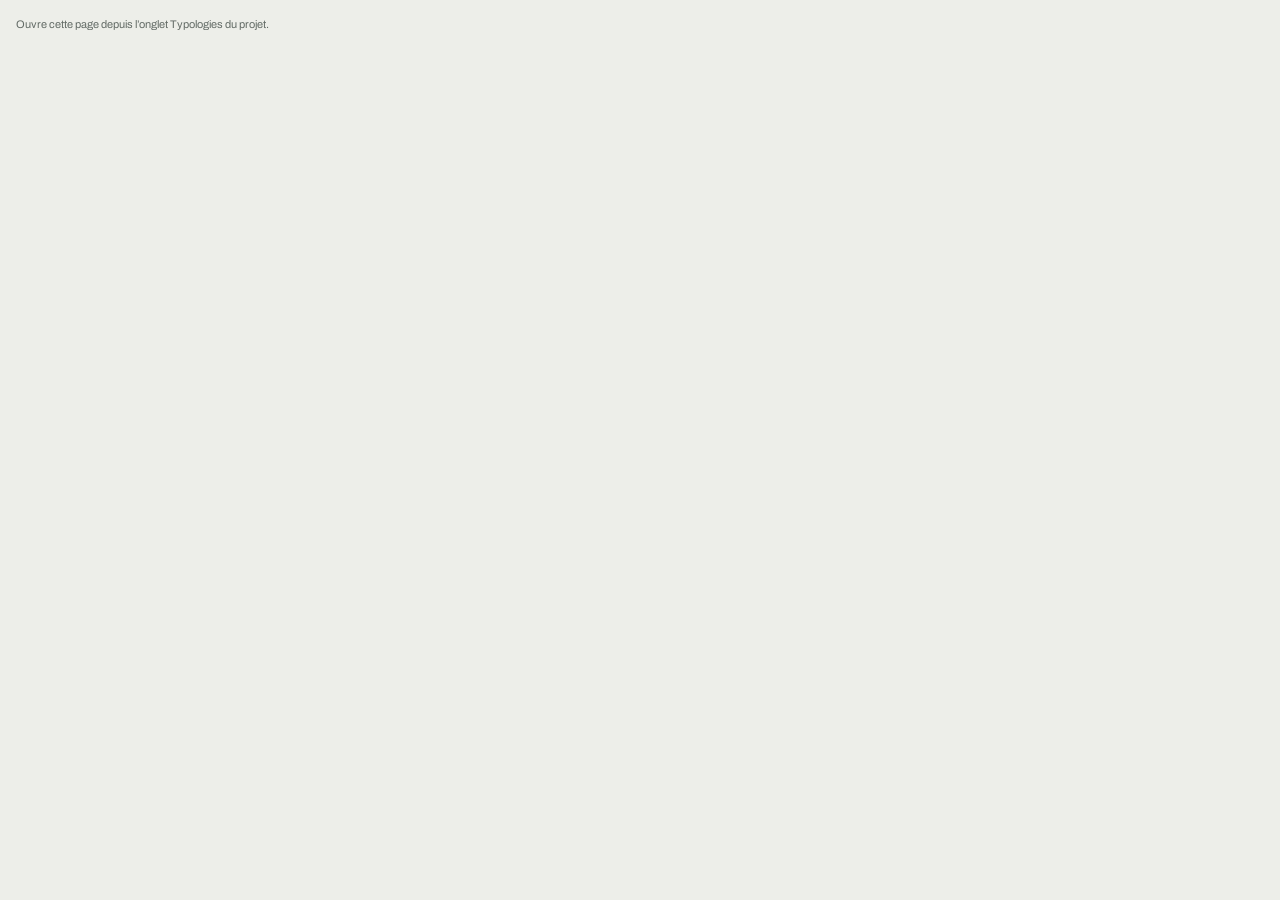
<file: src/typo/plans.html>
<!doctype html><html lang="fr"><head><meta charset=utf8><meta name=viewport content="width=device-width,initial-scale=1,viewport-fit=cover">
<title>Typologies Saxon</title>
<link rel="preconnect" href="https://fonts.gstatic.com" crossorigin>
<link rel="stylesheet" href="https://fonts.googleapis.com/css2?family=Archivo:wdth,wght@62..125,400..700&family=IBM+Plex+Mono:wght@400;500&display=swap">
<!-- Les feuilles du site : la page parle la langue du Massing — son rail en
     chaîne, sa barre de vues, sa carte posée sur le plan —, avec ses tokens. -->
<link rel="stylesheet" href="../../styles/tokens.css">
<link rel="stylesheet" href="../../styles/base.css">
<link rel="stylesheet" href="../../styles/controls.css">
<link rel="stylesheet" href="../../styles/massing.css">
<script>
/* Le thème et le mode du site, avant le premier rendu : ses attributs, et la
   feuille du thème s'il en a chargé une. */
try {
  var H0 = parent.document.documentElement, H1 = document.documentElement;
  ["data-theme", "data-mode"].forEach(function(a){ var v = H0.getAttribute(a); if(v) H1.setAttribute(a, v); });
  parent.document.querySelectorAll('link[href*="styles/themes/"]').forEach(function(l){
    var n = document.createElement("link"); n.rel = "stylesheet"; n.href = l.href; document.head.appendChild(n);
  });
} catch(e){}
</script>
<style>
/* Le chrome est celui du Massing (`styles/massing.css`). Ici, le seul DESSIN :
   un rendu de concours — poché noir, cloisons à l'échelle, mobilier au trait
   fin, familles en lavis. Sa palette est à lui, et suit le mode du site. */
:root{
  --paper:#FBFAF7; --paper-2:#F1EFEA; --panel:#FFFFFF; --ink:#1D1F1E; --ink-soft:#5E6662;
  --line:#DAD7D0; --hatch:#B9B5AC; --plan-accent:#2F5D50; --wash:20%;
}
@media (prefers-color-scheme: dark){
  :root:not([data-mode="light"]){
    --paper:#171918; --paper-2:#202322; --panel:#1C1F1E; --ink:#ECEAE4; --ink-soft:#A3A9A5;
    --line:#343836; --hatch:#4A4F4C; --plan-accent:#8CC5B2; --wash:30%;
  }
}
:root[data-mode="dark"]{
  --paper:#171918; --paper-2:#202322; --panel:#1C1F1E; --ink:#ECEAE4; --ink-soft:#A3A9A5;
  --line:#343836; --hatch:#4A4F4C; --plan-accent:#8CC5B2; --wash:30%;
}
body{ padding-inline:var(--s-4); }
.mass-rail{ max-height:calc(100vh - 2 * var(--s-4)); }
/* la planche : le cadre du plan du Massing, la hauteur d'un dessin d'étage */
.stage{ position:relative; height:min(72vh, 780px); min-height:420px; background:var(--paper);
  border:1px solid var(--border); border-radius:var(--radius-md);
  overflow:hidden; touch-action:none; cursor:grab; }
.stage.drag{ cursor:grabbing; }
.stage svg{ width:100%; height:100%; display:block; }
.ptip{ position:absolute; pointer-events:none; background:var(--primary); color:var(--primary-foreground);
  padding:var(--s-2) var(--s-3); border-radius:var(--radius-md); max-width:260px;
  font-size:var(--t-xs); box-shadow:var(--shadow-md); }
.ptip b{ display:block; font-weight:600; }
.ptip span{ font-family:var(--font-mono); font-size:var(--t-2xs); opacity:.85; }
.cartouche{ position:absolute; right:var(--s-3); bottom:var(--s-3); background:var(--panel);
  border:1px solid var(--ink); font-size:var(--t-3xs); display:grid; grid-template-columns:auto auto; pointer-events:none; }
.cartouche div{ padding:3px var(--s-2); border-bottom:1px solid var(--line); }
.cartouche div:nth-child(odd){ color:var(--ink-soft); border-right:1px solid var(--line); }
.cartouche div:nth-last-child(-n+2){ border-bottom:0; }
@media (max-width:560px){ .cartouche{ display:none; } }
/* la carte de la pièce choisie descend du coin bas-gauche : la cartouche tient le bas-droit */
.mass-carte input{ inline-size:6em; min-block-size:var(--ctl-h); padding:0 var(--s-2); font:inherit; font-size:var(--t-xs);
  color:var(--foreground); background:var(--card); border:1px solid var(--input); border-radius:var(--radius-md); text-align:right; }
/* le bilan du niveau, le contrôle, la légende */
.typo-bil{ display:grid; grid-template-columns:1fr auto; gap:2px var(--s-3); font-size:var(--t-2xs); color:var(--soft-foreground); }
.typo-bil .v{ font-family:var(--font-mono); font-variant-numeric:tabular-nums; text-align:right; color:var(--foreground); }
.typo-bil .sep{ grid-column:1/-1; border-top:1px solid var(--border-soft); margin:2px 0; }
.typo-non{ margin:0; padding:0; list-style:none; font-size:var(--t-2xs); display:flex; flex-direction:column; gap:2px; }
.typo-non li{ display:flex; justify-content:space-between; gap:var(--s-2); color:var(--soft-foreground); }
.typo-non li span:last-child{ font-family:var(--font-mono); color:var(--warn); }
.typo-ctl{ margin:0; padding:0; list-style:none; font-size:var(--t-2xs); display:flex; flex-direction:column; gap:var(--s-2); }
.typo-ctl li{ display:grid; grid-template-columns:auto 1fr; gap:var(--s-2); align-items:start; color:var(--soft-foreground); }
.typo-ctl li .chip{ margin-top:2px; }
/* la mesure d'un critère, sous son nom : le nom se tronque, la mesure reste lisible */
.typo-mes{ display:block; font-size:var(--t-2xs); color:var(--muted-foreground); }
.typo-ctl li small{ grid-column:2; color:var(--muted-foreground); font-size:var(--t-3xs); line-height:var(--lh-base); }
.typo-legend{ display:grid; grid-template-columns:1fr 1fr; gap:var(--s-1) var(--s-3); font-size:var(--t-2xs); color:var(--soft-foreground); }
.typo-legend i{ display:inline-block; width:11px; height:11px; border-radius:2px; margin-right:var(--s-2); vertical-align:-1px; border:1px solid var(--muted-foreground); }
/* les postes du niveau, sous la planche */
.typo-tab{ overflow-x:auto; }
.typo-tab table{ border-collapse:collapse; width:100%; min-width:540px; font-size:var(--t-xs); }
.typo-tab th, .typo-tab td{ text-align:left; padding:var(--s-1) var(--s-2); border-bottom:1px solid var(--border-soft); }
.typo-tab th{ font-size:var(--t-3xs); text-transform:uppercase; letter-spacing:var(--track-caps); color:var(--muted-foreground); font-weight:600; border-bottom-color:var(--border); }
.typo-tab td.n{ font-family:var(--font-mono); font-variant-numeric:tabular-nums; text-align:right; }
.typo-tab th.n{ text-align:right; }
.typo-tab td .dot{ display:inline-block; width:9px; height:9px; border-radius:2px; margin-right:var(--s-2); }
.st-ok{ color:var(--ok); } .st-warn{ color:var(--warn); } .st-hors{ color:var(--muted-foreground); }
/* ---- le dessin ----
   Les ÉPAISSEURS ne sont pas ici : elles suivent la hiérarchie des traits
   (`TRAITS`, `data/planches.js`), posée en classes `w-*` au chargement — la
   même table que les planches du Rendu. Ici, les couleurs et les remplissages. */
.mur,.poche{fill:var(--ink);stroke:none}
.circ{fill:var(--paper-2)}
/* une cloison est le trait de sa pièce, à son épaisseur réelle (`--cloison`, en m) */
.room,.cell,.cagef,.part{stroke:var(--ink);stroke-width:var(--cloison)}
.fam-cla{fill:color-mix(in oklab,var(--f-cla) var(--wash),var(--paper))}
.fam-adm{fill:color-mix(in oklab,var(--f-adm) var(--wash),var(--paper))}
.fam-eau{fill:color-mix(in oklab,var(--f-eau) var(--wash),var(--paper))}
.fam-tec{fill:color-mix(in oklab,var(--f-tec) var(--wash),var(--paper))}
.fam-spo{fill:color-mix(in oklab,var(--f-spo) var(--wash),var(--paper))}
.fam-uap{fill:color-mix(in oklab,var(--f-uap) var(--wash),var(--paper))}
.fam-pis{fill:color-mix(in oklab,var(--f-pis) var(--wash),var(--paper))}
.fam-ext{fill:color-mix(in oklab,var(--f-ext) var(--wash),var(--paper))}
.mono .room,.mono .cell{fill:var(--paper)}
.room:hover,.cell:hover{fill:color-mix(in oklab,var(--plan-accent) 22%,var(--paper))}
.cagef{fill:var(--paper)}
.part{fill:none}
/* le déroulé : ce que l'étape regardée n'a pas encore posé */
.attente{fill:var(--hatch);stroke:var(--ink-soft);stroke-width:.06;stroke-dasharray:.5 .35}
.squelette{fill:color-mix(in oklab,var(--plan-accent) 35%,var(--paper-2));stroke:none}
.typo-deroule{ display:grid; grid-template-columns:1fr 1fr; gap:var(--s-1); }
.typo-deroule .btn{ justify-content:flex-start; gap:var(--s-2); }
.typo-deroule .btn .mono{ color:var(--muted-foreground); }
/* on coupe dans les murs : ils sont pochés, plein — 40 cm dehors, 10 cm dedans ;
   un percement est un vide dans le poché */
.gap,.vide{fill:var(--paper-2);stroke:none}
.gapw{fill:var(--paper);stroke:none}
.porte,.arc,.vitre,.allege,.dessus,.axe,.mb,.esc,.nivl{fill:none;stroke:var(--ink)}
.axe{stroke:var(--ink-soft)}
.mb.eq{fill:color-mix(in oklab,var(--ink) 7%,transparent)}
.mb.tab{fill:var(--ink)}
.mb.pmr{stroke-dasharray:3 2;stroke:var(--ink-soft)}
.mb.pat{stroke-dasharray:1.5 1.5}
.mb.rid{stroke-dasharray:6 3;stroke:var(--ink-soft)}
.mb.tapis{fill:color-mix(in oklab,var(--f-uap) 18%,transparent);stroke:var(--ink-soft)}
.mb.terrain{stroke:var(--f-spo)}
.mb.bassin{fill:color-mix(in oklab,var(--f-pis) 30%,transparent)}
.mb.ligne{stroke:var(--f-pis);stroke-dasharray:4 3}
.mb.asc{fill:color-mix(in oklab,var(--ink) 10%,transparent)}
.esc.point,.niv{fill:var(--ink)}
.esc.fleche{marker-end:url(#fl)}
.esct,.nivt{font-family:var(--font-mono);fill:var(--ink);pointer-events:none}
.esct{font-weight:600}
.site{fill:none;stroke:var(--ink-soft)}
.exist{fill:var(--hatch);stroke:var(--ink-soft)}
.ombre{fill:none;stroke:var(--ink-soft)}
.lab{font-family:var(--font-sans);fill:var(--ink);font-weight:600;pointer-events:none;paint-order:stroke;stroke:var(--paper);stroke-width:.14;stroke-linejoin:round}
.lab .m2{font-family:var(--font-mono);font-weight:400;fill:var(--ink-soft)}
.dim{stroke:var(--ink-soft);fill:none}
.dimt{font-family:var(--font-mono);fill:var(--ink-soft);pointer-events:none}
.bulle{fill:var(--paper);stroke:var(--ink-soft)}
.entree{fill:var(--plan-accent)}
.nord{fill:var(--ink)}
.hideF .mbg{display:none}
.hideD .dimg{display:none}
.hideS .siteg{display:none}
@media (prefers-reduced-motion:no-preference){.stage svg g.vue{transition:opacity .2s}}
</style></head><body>

<section class="mass">
<div class="mass-grid">
  <!-- Le rail, en chaîne comme celui du Massing : ce qui PROPOSE en tête,
       toujours visible ; puis les étapes, chacune repliable et portant son état ;
       Emporter au pied. -->
  <aside class="mass-rail" aria-label="Commandes des typologies">
    <section class="mass-prop">
      <h2 class="mass-prop__h">Proposer</h2>
      <button class="btn btn--primary mass-tir" type="button" id="shuffle"
              title="Réordonne les pièces : l'ordre des familles, celui des postes, le bout du noyau. Les volumes, leurs cotes et la répartition ne bougent pas.">
        <span id="ic-shuffle"></span>
        <span class="mass-tir__t"><b>Shuffle typologie</b><span>autre plan, mêmes volumes</span></span>
      </button>
      <div class="mass-nav">
        <span class="mass-nav__r" id="cadre-l"></span>
        <span class="segcap" id="type-plan"></span>
        <div class="mass-seed">
          <span class="segcap">Seed</span>
          <input type="text" id="seed" class="mono" size="7" spellcheck="false" autocomplete="off"
                 aria-label="Seed du tirage typologie — retape-la pour rejouer le même plan"
                 title="Retape une seed et rejoue le plan à l'identique, dans les mêmes volumes">
        </div>
      </div>
    </section>
    <ol class="mass-etapes" id="etapes"></ol>
    <section class="mass-emporter" aria-label="Emporter">
      <div class="btn-field">
        <span class="segcap">Exporter le niveau</span>
        <div class="btn-group" id="export" role="group" aria-label="Exporter le plan du niveau montré, au 1:200, comme sa planche du Rendu">
          <button class="btn" type="button" data-f="pdf" title="Pour imprimer : la planche du Rendu, au 1:200">PDF</button>
          <button class="btn" type="button" data-f="svg" title="Pour Illustrator : calques, aplats et textes modifiables">SVG</button>
          <button class="btn" type="button" data-f="dxf" title="Pour AutoCAD, Rhino, Archicad : polylignes, hachures et textes, en mm sur le papier">DXF</button>
        </div>
      </div>
      <p class="mass-note" id="export-note" hidden></p>
      <button class="btn" type="button" id="copy">Copier le SVG</button>
    </section>
  </aside>

  <div class="mass-main">
    <!-- Ce qu'on REGARDE : le niveau, les couleurs, ce qui se dessine, le cadrage. -->
    <div class="mass-barre" role="toolbar" aria-label="Affichage du plan">
      <div class="mass-barre__et"><span class="mass-barre__l">Niveau</span><div class="btn-group" id="niv" role="group" aria-label="Niveau montré"></div></div>
      <div class="btn-group" id="couleurs" role="group" aria-label="Couleurs"></div>
      <div class="btn-group" id="montre" role="group" aria-label="Ce qui se dessine"></div>
      <span class="spacer"></span>
      <div class="btn-group" role="group" aria-label="Cadrage">
        <button class="btn btn--icon" type="button" id="z-out" aria-label="Dézoomer" title="Dézoomer">−</button>
        <button class="btn btn--icon" type="button" id="z-in" aria-label="Zoomer" title="Zoomer">+</button>
        <button class="btn" type="button" id="z-fit">Cadrer</button>
      </div>
    </div>
    <div class="mass-vue">
      <div class="mass-vue__h"><h3 class="label" id="titre">Plan</h3><span class="spacer"></span><span class="mass-cam mono" id="sous"></span></div>
      <div class="mass-vue__cadre">
        <div class="stage" id="stage">
          <svg id="svg" xmlns="http://www.w3.org/2000/svg" role="img" aria-label="Plan d'étage">
            <defs>
              <pattern id="hach" width="0.8" height="0.8" patternUnits="userSpaceOnUse" patternTransform="rotate(45)">
                <rect width="0.8" height="0.8" fill="var(--paper)"/>
                <line x1="0" y1="0" x2="0" y2="0.8" stroke="var(--hatch)" stroke-width="0.12"/>
              </pattern>
              <marker id="fl" viewBox="0 0 10 10" refX="8" refY="5" markerWidth="6" markerHeight="6" orient="auto-start-reverse">
                <path d="M0,0 L10,5 L0,10 z" fill="var(--ink)"/>
              </marker>
            </defs>
            <g id="vue" class="vue"></g>
          </svg>
          <div class="ptip" id="ptip" hidden></div>
          <div class="cartouche" id="cartouche"></div>
        </div>
        <div class="mass-carte" id="carte" hidden></div>
      </div>
    </div>
    <div class="mass-vue">
      <div class="mass-vue__h"><h3 class="label">Postes du niveau</h3></div>
      <div class="typo-tab">
        <table id="tab">
          <thead><tr><th>Poste</th><th class="n">Nb</th><th class="n">Demandé m²</th><th class="n">Dessiné m²</th><th>État</th></tr></thead>
          <tbody></tbody>
        </table>
      </div>
    </div>
  </div>
</div>
</section>

<script>
/* Les données vivent dans le projet : l'onglet Typologies les donne à
   l'ouverture (`src/typo/donnees.js`). Ouverte seule, la page n'a rien à dessiner. */
var DATA = null;
try { DATA = parent !== window && parent.typoDonnees ? parent.typoDonnees() : null; } catch(e){}
/* LA HIÉRARCHIE DES TRAITS : `TRAITS` (mm, `data/planches.js`) en px d'écran, à
   96 px par pouce — le plan se lit à l'écran comme imprimé à 100 %, quel que
   soit le zoom (« non-scaling »). Une classe `w-*` par rang. */
(function(){
  var R = DATA && DATA.regles;
  if(!R || !R.traits) return;
  var T = R.traits, px = 96 / 25.4, css = ":root{--cloison:" + R.cloison + "}";
  function m(a){ return a.map(function(v){ return (v * px).toFixed(2); }).join(" "); }
  ["coupe", "menuiserie", "vu", "dessus", "axe", "cote"].forEach(function(k){
    css += ".w-" + k + "{stroke-width:" + (T[k] * px).toFixed(2) + "px;vector-effect:non-scaling-stroke}";
  });
  css += ".w-dessus{stroke-dasharray:" + m(T.tirets) + "}.w-axe{stroke-dasharray:" + m(T.mixte) + "}";
  var el = document.createElement("style"); el.textContent = css; document.head.appendChild(el);
})();
</script>
<script>
/* Le générateur de plans est au projet (`src/typo/gen.js`) : l'hôte le donne,
   comme les données. La recherche et le jugement tirent le même plan. */
var PG = null;
try { PG = DATA && parent.typoPG ? parent.typoPG(DATA) : null; } catch(e){}
</script>
<script>
/* ===== Mobilier et équipements, dans le repère du local =====
   u le long du couloir (0 → W), v du couloir vers la façade (0 → H).
   Chaque fonction rend une liste de primitives : r (rectangle), c (cercle),
   l (ligne), a (arc de porte). Les cotes sont celles d'un mobilier scolaire. */
var MEUBLES = (function(){
  function R(u, v, w, h, k){ return { t:"r", u:u, v:v, w:w, h:h, k:k || "" }; }
  function C(u, v, r, k){ return { t:"c", u:u, v:v, r:r, k:k || "" }; }
  function L(u1, v1, u2, v2, k){ return { t:"l", u1:u1, v1:v1, u2:u2, v2:v2, k:k || "" }; }
  function X(u, v, s, h, k){ return { t:"x", u:u, v:v, s:s, h:h, k:k || "" }; }
  function PL(pts, k){ return { t:"p", pts:pts, k:k || "" }; }
  /* les appareils aux cotes de `RULES.plan.sanitaire`. Un lavabo l × p adossé
     à un mur, (u, v) son coin ; `surU` : sa largeur le long de u. */
  function lavabo(o, u, v, surU){
    var S = PG.PLAN.sanitaire.lavabo, w = surU ? S[0] : S[1], h = surU ? S[1] : S[0];
    o.push(R(u, v, w, h, "eq")); o.push({ t:"e", u:u + w / 2, v:v + h / 2, rx:w * 0.32, ry:h * 0.32, k:"" });
    return o;
  }
  /* une cuvette de WC, l × p tout compris : le réservoir contre le mur, la
     cuvette devant ; (cu, cv) le point du mur sur son axe, `cote` le mur
     ("u+" : celui des u croissants…) */
  function cuvette(o, cu, cv, cote){
    var S = PG.PLAN.sanitaire.wc, l = S[0], p = S[1], r = 0.18, sg = cote[1] === "+" ? -1 : 1, c = r + (p - r) / 2;
    if(cote[0] === "v"){ o.push(R(cu - l / 2, sg > 0 ? cv : cv - r, l, r)); o.push({ t:"e", u:cu, v:cv + sg * c, rx:l * 0.45, ry:(p - r) / 2, k:"eq" }); }
    else { o.push(R(sg > 0 ? cu : cu - r, cv - l / 2, r, l)); o.push({ t:"e", u:cu + sg * c, v:cv, rx:(p - r) / 2, ry:l * 0.45, k:"eq" }); }
    return o;
  }

  function etageres(W, H, out, cotes, p){
    p = p || 0.5;
    if(cotes.indexOf("f") >= 0) out.push(R(0.15, H - p - 0.05, W - 0.3, p));
    if(cotes.indexOf("g") >= 0 && H > 2) out.push(R(0.05, 0.9, p, H - 1.0 - (cotes.indexOf("f") >= 0 ? p : 0)));
    if(cotes.indexOf("d") >= 0 && H > 2) out.push(R(W - p - 0.05, 0.9, p, H - 1.0 - (cotes.indexOf("f") >= 0 ? p : 0)));
    return out;
  }

  /* salle de classe : tableau sur le mur gauche, élèves face à lui, jour de la façade à gauche des élèves */
  function classe(W, H){
    var o = [];
    o.push(R(0.06, H * 0.5 - 2, 0.1, 4, "tab"));                 /* tableau */
    o.push(R(1.0, H * 0.5 - 0.8, 0.7, 1.6));                    /* bureau du maître */
    o.push(R(1.85, H * 0.5 - 0.22, 0.42, 0.44, "ch"));
    lavabo(o, 0.4, 0.06, true);
    if(W > 5) o.push(R(1.3, 0.06, Math.max(0, W - 2.9), 0.45));  /* armoires côté couloir */
    var u = 2.9, n = 0;
    while(u + 0.55 + 0.45 <= W - 0.4){
      for(var v = 1.0; v + 1.3 <= H - 0.5; v += 1.75){
        o.push(R(u, v, 0.55, 1.3));
        o.push(R(u + 0.62, v + 0.1, 0.38, 0.38, "ch"));
        o.push(R(u + 0.62, v + 0.82, 0.38, 0.38, "ch"));
        n += 2;
      }
      u += 1.35;
    }
    return o;
  }
  function tableReunion(W, H, o){
    var tw = Math.min(W - 2.0, 8), th = Math.min(1.2, H - 2.2);
    if(tw < 1.2 || th < 0.7) return o;
    var u0 = (W - tw) / 2, v0 = (H - th) / 2;
    o.push(R(u0, v0, tw, th));
    for(var u = u0 + 0.35; u + 0.4 <= u0 + tw - 0.1; u += 0.7){
      o.push(R(u, v0 - 0.5, 0.4, 0.4, "ch")); o.push(R(u, v0 + th + 0.1, 0.4, 0.4, "ch"));
    }
    return o;
  }
  function appui(W, H){
    var o = []; etageres(W, H, o, "g", 0.45);
    var tw = Math.min(1.6, W - 1.8), th = Math.min(3.2, H - 2.4), u0 = (W - tw) / 2 + 0.2, v0 = (H - th) / 2;
    if(tw > 0.8){
      o.push(R(u0, v0, tw, th));
      for(var v = v0 + 0.3; v + 0.4 <= v0 + th; v += 0.8){
        o.push(R(u0 - 0.5, v, 0.4, 0.4, "ch")); o.push(R(u0 + tw + 0.1, v, 0.4, 0.4, "ch"));
      }
    }
    return o;
  }
  function acm(W, H){
    var o = []; etageres(W, H, o, "g", 0.6);
    o.push(R(0.8, 0.06, W - 1.8, PG.PLAN.travail, "eq"));         /* plans de travail, éviers */
    for(var u = 1.6; u + 1.2 <= W - 0.6; u += 2.6)
      for(var v = 1.6; v + 2.4 <= H - 0.6; v += 3.3){
        o.push(R(u, v, 1.2, 2.4));
        [[-0.35, 0.5], [-0.35, 1.9], [1.55, 0.5], [1.55, 1.9]].forEach(function(p){ o.push(C(u + p[0], v + p[1], 0.18, "ch")); });
      }
    return o;
  }
  function activite(W, H){
    var o = []; etageres(W, H, o, "f", 0.45);
    o.push(R(0.4, 0.8, Math.min(3.2, W * 0.4), Math.min(3.2, H * 0.45), "tapis"));
    var u0 = Math.min(3.2, W * 0.4) + 1.6;
    for(var u = u0; u + 0.6 <= W - 0.8; u += 2.3)
      for(var v = 1.6; v + 0.6 <= H - 1.2; v += 2.4){
        o.push(C(u, v, 0.6));
        [[0, -0.95], [0, 0.95], [-0.95, 0], [0.95, 0]].forEach(function(p){ o.push(C(u + p[0], v + p[1], 0.2, "ch")); });
      }
    return o;
  }
  function maitres(W, H){
    var o = [];
    o.push(R(W - PG.PLAN.travail - 0.08, 0.9, PG.PLAN.travail, Math.min(3.6, H - 1.2), "eq"));    /* agencement cuisine */
    o.push(R(0.1, H - 0.45, Math.min(W - 0.2, 4), 0.4));            /* casiers */
    return tableReunion(W - 0.8, H, o);
  }
  function detente(W, H){
    var o = [];
    var s = Math.min(2.4, W - 1.2);
    if(s > 1) { o.push(R(0.6, H - 1.5, s, 0.9)); o.push(R(0.6, H - 1.5 - 1.6, 0.9, 1.6)); }
    o.push(C(0.6 + s / 2 + 0.3, H - 2.6, 0.45));
    if(W > 3.5) o.push(R(W - PG.PLAN.travail - 0.08, 0.9, PG.PLAN.travail, Math.min(2.4, H - 1.5), "eq"));
    return o;
  }
  function bureau(W, H){
    var o = [], n = Math.max(1, Math.floor((W - 0.3) / 2.5));
    var pas = (W - 0.3) / n;
    for(var k = 0; k < n; k++){
      var u = 0.15 + k * pas + (pas - 1.6) / 2;
      o.push(R(u, H - 0.95, 1.6, 0.8));
      o.push(R(u + 0.6, H - 1.55, 0.45, 0.45, "ch"));
    }
    if(H > 4) o.push(R(0.1, 0.9, 0.4, Math.min(2.4, H - 2.8)));
    return o;
  }
  function repro(W, H){
    var o = [R(W / 2 - 0.6, H - 0.85, 1.2, 0.75, "eq")];
    if(H > 3) o.push(R(0.08, 0.9, 0.6, H - 1.9));
    return o;
  }
  /* sanitaires : cabines de 0,95 × 1,50 le long du plus grand côté, lavabos en
     face, un passage libre devant elles. Le WC PMR : la cuvette à un demi-
     passage du mur (le transfert latéral), le lavabo, et l'aire de rotation
     d'un fauteuil (`RULES.plan.rotation`) dessinée, libre. */
  function wc(W, H, n, pmr){
    var o = [], P = PG.PLAN;
    if(pmr || n === 1){
      cuvette(o, Math.max(P.sanitaire.wc[0] / 2 + 0.05, W - P.passage / 2), H, "v+");
      lavabo(o, 0, H / 2 - P.sanitaire.lavabo[0] / 2, false);
      if(pmr && Math.min(W, H) >= P.rotation) o.push(C(W / 2, H / 2, P.rotation / 2, "pmr"));
      return o;
    }
    var long = H >= W, Lg = long ? H : W, prof = long ? W : H;
    var cabDepth = Math.min(1.5, prof - P.passage);
    var m = Math.max(1, Math.min(n, Math.floor((Lg - 0.9) / 0.95)));
    for(var k = 0; k < m; k++){
      var s = 0.9 + k * 0.95;
      if(long){ o.push(R(W - cabDepth, s, cabDepth, 0.95, "cab")); cuvette(o, W, s + 0.475, "u+"); }
      else { o.push(R(s, H - cabDepth, 0.95, cabDepth, "cab")); cuvette(o, s + 0.475, H, "v+"); }
    }
    var nl = Math.max(1, Math.min(4, Math.round(n / 2))), pl = P.sanitaire.lavabo[0] + 0.1;
    for(var j = 0; j < nl; j++){
      if(long && W - cabDepth > P.passage) lavabo(o, 0, 0.9 + j * pl, false);
      else if(!long && H - cabDepth > P.passage) lavabo(o, 0.9 + j * pl, 0, true);
    }
    return o;
  }
  function vestiaire(W, H, douches){
    var o = [];
    var dz = douches ? Math.max(PG.PLAN.sanitaire.douche, Math.min(2.4, W * 0.3)) : 0, pd = Math.max(1.0, PG.PLAN.sanitaire.douche);
    o.push(R(0.1, 0.9, 0.4, H - 1.0));                             /* banc + patères */
    o.push(L(0.05, 0.9, 0.05, H - 0.1, "pat"));
    if(W - dz > 2.2){ o.push(R(W - dz - 0.5, 0.9, 0.4, H - 1.0)); o.push(L(W - dz - 0.05, 0.9, W - dz - 0.05, H - 0.1, "pat")); }
    if(W - dz > 3.6) o.push(R(W / 2 - dz / 2 - 0.2, 1.6, 0.4, H - 2.4));
    if(douches){
      for(var v = 0.9; v + pd <= H - 0.1; v += pd){
        o.push(R(W - dz, v, dz, pd, "cab"));
        o.push(C(W - dz / 2, v + pd / 2, 0.12, "eq"));
      }
    }
    return o;
  }
  function vestiaireClasse(W, H){
    var o = [], long = H >= W;
    if(long){ o.push(R(0.1, 0.9, 0.4, H - 1.0)); if(W > 1.6) o.push(R(W - 0.5, 0.9, 0.4, H - 1.0)); }
    else { o.push(R(0.9, H - 0.5, W - 1.0, 0.4)); if(H > 1.6) o.push(R(0.9, 0.1 + 0.9, W - 1.0, 0.4)); }
    return o;
  }
  function cuisine(W, H){
    var o = [];
    var T = PG.PLAN.travail;                                     /* plans de travail */
    o.push(R(0.05, H - T - 0.05, W - 0.1, T, "eq"));
    o.push(R(0.05, 0.9, T, H - 1.0 - T, "eq"));
    if(W > 4) o.push(R(W - T - 0.05, 0.9, T, H - 1.0 - T, "eq"));
    [0.35, 0.95].forEach(function(du){ [0.17, 0.43].forEach(function(dv){ o.push(C(1.6 + du, H - T - 0.05 + dv, 0.13)); }); });
    if(W > 4.5 && H > 4.5) o.push(R(W / 2 - 1.2, H / 2 - 0.6, 2.4, 1.2, "eq"));
    return o;
  }
  function refectoire(W, H){
    var o = [];
    for(var u = 1.0; u + 0.8 <= W - 0.8; u += 2.2)
      for(var v = 1.2; v + 2.4 <= H - 0.6; v += 3.2){
        o.push(R(u, v, 0.8, 2.4));
        for(var k = 0; k < 4; k++){ o.push(R(u - 0.45, v + 0.15 + k * 0.6, 0.38, 0.38, "ch")); o.push(R(u + 0.87, v + 0.15 + k * 0.6, 0.38, 0.38, "ch")); }
      }
    return o;
  }
  function hall(W, H, sport){
    var o = [];
    if(sport) o.push(R(W - 0.75, H * 0.3, 0.65, Math.min(4, H * 0.4), "eq"));      /* buvette */
    else o.push(R(W - 1.1, H * 0.35, 0.7, 1.8));                                    /* accueil */
    for(var k = 0; k < Math.min(3, Math.floor(W / 3)); k++){
      o.push(R(1.0 + k * 2.6, 1.0, 1.8, 0.5)); o.push(R(1.0 + k * 2.6, H - 1.5, 1.8, 0.5));
    }
    o.push(C(W * 0.45, H / 2, 0.55, "tapis"));
    return o;
  }
  function scene(W, H){
    var o = [];
    for(var k = 0; k < 3; k++) o.push(L(0.25 + k * 0.3, 0.6, 0.25 + k * 0.3, H - 0.6, "pat"));
    o.push(L(W - 1.2, 0.3, W - 1.2, H - 0.3, "rid"));
    o.push(L(1.6, 0.3, 1.6, H - 0.3, "rid"));
    return o;
  }
  function sport(W, H){
    var o = [], m = 1.0, w = W - 2 * m, h = H - 2 * m;
    o.push(R(m, m, w, h, "terrain"));
    o.push(L(W / 2, m, W / 2, H - m, "terrain"));
    o.push(C(W / 2, H / 2, 1.8, "terrain"));
    [[m, 1], [W - m, -1]].forEach(function(p){
      o.push(R(p[1] > 0 ? p[0] : p[0] - 5.8, H / 2 - 2.45, 5.8, 4.9, "terrain"));
      o.push(C(p[0] + p[1] * 1.6, H / 2, 0.23, "terrain"));
    });
    o.push(L(W / 2, 0.2, W / 2, H - 0.2, "rid"));                     /* rideau de séparation */
    return o;
  }
  function piscine(W, H){
    var bw = Math.min(16.66, W - 4), bh = Math.min(8, H - 6), u0 = (W - bw) / 2, v0 = (H - bh) / 2;
    var o = [R(u0, v0, bw, bh, "bassin")];
    for(var k = 1; k < 4; k++) o.push(L(u0 + 0.6, v0 + k * bh / 4, u0 + bw - 0.6, v0 + k * bh / 4, "ligne"));
    for(var s = 0; s < 3; s++) o.push(L(u0 + 0.3 * (s + 1), v0, u0 + 0.3 * (s + 1), v0 + 1.6, "pat"));
    return o;
  }
  function abri(W, H){
    var o = [];
    for(var u = 1.2; u + 0.8 <= W - 0.4; u += 2.4)
      for(var v = 1.6; v + 1.9 <= H - 0.4; v += 2.1){
        o.push(R(u, v, 0.8, 1.9, "lit")); o.push(R(u + 0.8, v, 0.8, 1.9, "lit"));
      }
    return o;
  }
  function chauffage(W, H){
    var o = [];
    for(var k = 0; k < 3; k++) o.push(C(3 + k * 4.2, H / 2, 1.2, "eq"));
    o.push(R(W - 4, 1, 3, H - 2, "eq"));
    return o;
  }
  function technique(W, H){
    var o = [];
    for(var u = 1.2; u + 1.6 <= W - 0.6; u += 2.8) o.push(R(u, H * 0.25, 1.6, Math.min(3, H * 0.5), "eq"));
    return o;
  }
  function concierge(W, H){
    var o = bureau(Math.min(W, 3), H);
    if(W > 4){ o.push(R(W - 0.7, 0.9, 0.6, H - 1.6)); }
    o.push(R(W / 2, 0.06, 0.6, 0.5, "eq"));
    return o;
  }
  /* le NOYAU : l'escalier à deux volées (en U) et, à côté, la gaine
     d'ascenseur côté façade, le palier commun côté couloir. Ses cotes sont
     celles du projet (`RULES.circ.noyau`) : elles ne changent pas d'un étage
     à l'autre. L'escalier se DÉDUIT de la hauteur d'étage du volume (`r.h`) :
     autant de contremarches de `marche.h` qu'il en faut, au plus près, en deux
     volées au giron `marche.g` (2h + g ≈ 63 cm, Blondel). La coupe
     (`RULES.plan.coupe`) tranche la volée qui monte : en deçà, ses marches en
     trait plein, puis la ligne de rupture, au-delà des tirets. La flèche part
     du bas : « M » monte, « D » descend. */
  function cage(W, H, r){
    var o = [], A = PG.NOY.asc, c = PG.CLOISON, P = PG.PLAN, Mh = P.marche.h;
    var wa = Math.min(A[0], W * 0.45), ws = W - wa - c;
    var fw = Math.min(PG.NOY.volee, (ws - 0.1) / 2);
    var hs = r.h || 3.2, n = Math.max(4, Math.round(hs / Mh)), hm = hs / n;
    var n1 = Math.ceil(n / 2), g = P.marche.g, L1 = (n1 - 1) * g;
    /* le palier d'arrivée a la largeur d'une volée ; celui du couloir, le reste —
       un passage au moins, quitte à resserrer le giron */
    var v0 = H - fw - L1;
    if(v0 < P.passage){ v0 = P.passage; L1 = H - fw - v0; g = L1 / (n1 - 1); }
    var monte = r.haut !== false, desc = !!r.bas, uM = 0, uD = ws - fw, v1 = v0 + L1;
    /* la coupe passe dans la marche dont le dessus la dépasse */
    var kc = Math.max(1, Math.floor(P.coupe / hm)), vc = Math.min(v1 - 0.3, v0 + (kc - 0.5) * g), dz = 0.3;
    function fleche(u, sens, plein){
      var um = u + fw / 2, cl = plein ? "esc w-vu" : "esc w-dessus";
      o.push(C(um, v0 + 0.12, 0.05, "esc point w-vu"));
      if(plein){ o.push(L(um, v0 + 0.12, um, v1 - 0.12, "esc fleche w-vu")); }
      else { o.push(L(um, v0 + 0.12, um, vc, "esc w-vu")); o.push(L(um, vc, um, v1 - 0.12, "esc fleche w-dessus")); }
      o.push(X(um, v0 - 0.3, sens, 0.4, "esct"));
    }
    for(var k = 0; k < n1; k++){
      var v = v0 + k * g;
      /* la volée qui monte : pleine sous la ligne de rupture, en tirets au-delà */
      if(monte){
        var t = Math.max(0, Math.min(1, (v - (vc - dz)) / (2 * dz))), ux = uM + t * fw;
        if(ux < uM + fw - 0.01) o.push(L(ux, v, uM + fw, v, "esc w-vu"));
        if(ux > uM + 0.01) o.push(L(uM, v, ux, v, "esc w-dessus"));
      } else o.push(L(uM, v, uM + fw, v, "esc w-vu"));
      /* l'autre volée : celle qui descend, vue ; sinon la suite de la montée, au-dessus */
      o.push(L(uD, v, uD + fw, v, desc || !monte ? "esc w-vu" : "esc w-dessus"));
    }
    o.push(L(uM + fw, v0, uM + fw, v1, "esc w-vu")); o.push(L(uD, v0, uD, v1, "esc w-vu"));
    if(monte){
      var d = function(t){ return [uM + t * fw, vc - dz + 2 * dz * t]; }, a = d(0.44), b = d(0.56);
      o.push(PL([d(-0.08), a, [a[0] + 0.03, a[1] + 0.22], [b[0] - 0.03, b[1] - 0.22], b, d(1.08)], "esc w-vu"));
      fleche(uM, "M", false);
    }
    if(desc) fleche(uD, "D", true);
    /* la gaine : ses cloisons coupées, la cabine en croix */
    var ha = Math.min(A[1], H - 1.4), vl = H - ha;
    o.push(R(ws, vl - c, c, ha + c, "poche"));
    o.push(R(ws + c, vl - c, wa, c, "poche"));
    o.push(R(ws + c, vl, wa, ha, "asc"));
    o.push(L(ws + c, vl, W, H)); o.push(L(W, vl, ws + c, H));
    /* sa porte COULISSE : le vide dans la cloison, le vantail décalé
       parallèlement au mur côté palier, la flèche de son mouvement */
    var dl = Math.min(P.porte, wa - 0.3), ug = ws + c + (wa - dl) / 2;
    o.push(R(ug, vl - c - 0.01, dl, c + 0.02, "vide"));
    o.push(R(ug - dl / 2, vl - c - 0.08, dl, 0.05, "w-menuiserie"));
    o.push(L(ug + dl * 0.05, vl - c - 0.25, ug + dl * 0.55, vl - c - 0.25, "esc fleche w-vu"));
    return o;
  }

  function pour(r, W, H){
    var n = r.n || "";
    if(r.kind === "cage") return cage(W, H, r);
    if(/sport double/i.test(n)) return sport(W, H);
    if(/^Piscine/i.test(n)) return piscine(W, H);
    if(/chauffage/i.test(n)) return chauffage(W, H);
    if(/Abri/i.test(n)) return abri(W, H);
    if(/classe|dédoublement/i.test(n)) return classe(W, H);
    if(/ACM/.test(n) && !/Dépôt/.test(n)) return acm(W, H);
    if(/appui|pédago/i.test(n)) return appui(W, H);
    if(/activité/i.test(n)) return activite(W, H);
    if(/maîtres/i.test(n)) return maitres(W, H);
    if(/réunion/i.test(n)) return tableReunion(W, H, []);
    if(/détente|pause/i.test(n)) return detente(W, H);
    if(/Bureau/i.test(n)) return bureau(W, H);
    if(/reproduction/i.test(n)) return repro(W, H);
    if(/PMR|individuelle/i.test(n)) return wc(W, H, 1, true);
    if(/WC|Toilette/i.test(n)) return wc(W, H, r.cab || 2);
    if(/Vestiaires (élèves|professeurs)/i.test(n)) return vestiaire(W, H, true);
    if(/Vestiaires de classe/i.test(n)) return vestiaireClasse(W, H);
    if(/Cuisine/i.test(n)) return cuisine(W, H);
    if(/Réfectoire/i.test(n)) return refectoire(W, H);
    if(/Hall|foyer/i.test(n)) return hall(W, H, /foyer/i.test(n));
    if(/Scène/i.test(n)) return scene(W, H);
    if(/Conciergerie/i.test(n)) return concierge(W, H);
    if(/technique|CVSE/i.test(n)) return technique(W, H);
    if(/rangement|Dépôt|Économat|nettoyage/i.test(n)) return etageres(W, H, [], W > H ? "f" : "gd", 0.5);
    return [];
  }
  return { pour:pour };
})();
if(typeof module !== "undefined") module.exports = MEUBLES;

</script>
<script>
(function(){
  var FAMS = [["cla","Classes"],["adm","Personnel"],["eau","Eau, sanitaires"],["tec","Technique"],
              ["spo","Sport"],["uap","UAPE"],["pis","Piscine"]];
  function rien(t){ document.body.innerHTML = '<section class="mass"><p class="mass-note" style="max-width:60ch">' + t + '</p></section>'; }
  if(!DATA){ rien("Ouvre cette page depuis l\u2019onglet Typologies du projet."); return; }
  if(!DATA.partis.courant.vols.length){ rien("Aucune volumétrie à dessiner : répartis d\u2019abord le programme dans le Programme mixer, puis pose les volumes dans le Massing. Les plans se dessinent ensuite ici, dans ces volumes."); return; }
  /* ce qu'on REGARDE seulement — niveau, couleurs, calques : une préférence de
     cet appareil. La seed, elle, est au projet (`typo/etat.js`). */
  /* `etape` : le déroulé regardé, de 1 (le plateau) à 6 (le plan fini) — on
     revient toujours au plan fini, il ne s'enregistre pas */
  var st = { niv:1, meubles:true, couleurs:true, cotes:true, site:true };
  try { var s0 = JSON.parse(localStorage.getItem("typo-saxon") || "null"); if(s0) Object.assign(st, s0); } catch(e){}
  st.parti = "courant"; st.etape = 6;
  if(!(st.niv < DATA.floors.length)) st.niv = Math.max(0, DATA.floors.findIndex(function(f){ return f.lvl === 0; }));
  function save(){ try { localStorage.setItem("typo-saxon", JSON.stringify({ niv:st.niv, meubles:st.meubles, couleurs:st.couleurs, cotes:st.cotes, site:st.site })); } catch(e){} }

  var $ = function(id){ return document.getElementById(id); };
  var svg = $("svg"), vue = $("vue"), stage = $("stage"), tip = $("ptip");
  var INFO = [];
  var fmt = function(x, d){ return x.toLocaleString("fr-CH", { minimumFractionDigits:d == null ? 1 : d, maximumFractionDigits:d == null ? 1 : d }); };
  function ic(n, t){ try { return parent.typoIcone ? parent.typoIcone(n, t) : ""; } catch(e){ return ""; } }

  /* ---------- proposer : Shuffle typologie et sa seed ----------
     Le geste de l'onglet. Il ne touche ni au programme ni aux volumes : seule
     l'ordonnance des pièces change. Le bouton et le champ passent par un seul
     chemin, `rejouer()` : une seed retapée rend ce que le tirage avait montré. */
  $("ic-shuffle").outerHTML = ic("shuffle", 18);
  var seedIn = $("seed");
  function seedTxt(){ return (DATA.graine >>> 0).toString(36); }
  function suivante(g){ return (g * 1103515245 + 12345) >>> 8 || 1; }
  /* verrouillées (ou figées par un cadenas en aval — il n'y en a pas encore),
     les Typologies se regardent : ni Shuffle, ni seed, ni cote de pièce */
  function fige(){ return !!(DATA && DATA.verrou); }
  if(fige()){ $("shuffle").disabled = true; seedIn.disabled = true; $("shuffle").title = "Typologies verrouillées"; }
  function rejouer(g){
    if(fige()){ seedIn.value = seedTxt(); return; }
    if(parent.typoGraine) parent.typoGraine(g);
    DATA = parent.typoDonnees();
    PG = parent.typoPG(DATA); CTL = null; EV = null; choisir(null); dessiner(false);
  }
  $("shuffle").addEventListener("click", function(){ rejouer(suivante(DATA.graine)); });
  /* dessous : le mode auto, et les shuffles des autres onglets — posés par l'hôte */
  try { if(parent.typoSousShuffle) parent.typoSousShuffle($("shuffle")); } catch(e){}
  seedIn.addEventListener("keydown", function(e){ if(e.key === "Enter"){ e.preventDefault(); seedIn.blur(); } });
  seedIn.addEventListener("change", function(){
    var g = parseInt(String(seedIn.value).trim().replace(/^\s*seed[\s:]+/i, ""), 36);
    if(!(g > 0)){ seedIn.value = seedTxt(); return; }
    rejouer(g >>> 0);
  });
  var vols0 = DATA.partis.courant.vols, corps = vols0.filter(function(v){ return !v.ph; }).length;
  $("cadre-l").innerHTML = '<b class="mono">' + corps + '</b> volume' + (corps > 1 ? "s" : "") + " du Massing";
  $("cadre-l").title = DATA.partis.courant.n + " — les volumes, leurs cotes et la répartition viennent des onglets précédents ; le Shuffle ne les touche pas.";

  /* ---------- la barre : ce qu'on regarde ---------- */
  function bouton(txt, titre, presse, fn){
    var b = document.createElement("button"); b.type = "button"; b.className = "btn"; b.textContent = txt;
    if(titre) b.title = titre;
    b.setAttribute("aria-pressed", presse ? "true" : "false");
    b.addEventListener("click", fn);
    return b;
  }
  var seg = $("niv");
  DATA.floors.forEach(function(fl, i){
    seg.appendChild(bouton(fl.short.replace("ᵉʳ","er").replace("ᵉ","e"), fl.name, false, function(){ st.niv = i; save(); choisir(null); dessiner(false); }));
  });
  function barre(){
    var c = $("couleurs"), m = $("montre");
    c.innerHTML = ""; m.innerHTML = "";
    [["Programme", true, "Couleurs du programme, famille par famille"], ["Monochrome", false, "Le plan seul, au trait et au poché"]].forEach(function(o){
      c.appendChild(bouton(o[0], o[2], st.couleurs === o[1], function(){ st.couleurs = o[1]; save(); classes(); barre(); }));
    });
    [["meubles", "Mobilier"], ["cotes", "Cotes"], ["site", "Site"]].forEach(function(o){
      m.appendChild(bouton(o[1], o[1] === "Site" ? "Périmètre, existant et volumes absents du niveau" : null, st[o[0]], function(){ st[o[0]] = !st[o[0]]; save(); classes(); barre(); }));
    });
  }
  barre();
  function classes(){
    svg.classList.toggle("hideF", !st.meubles); svg.classList.toggle("hideD", !st.cotes);
    svg.classList.toggle("hideS", !st.site); svg.classList.toggle("mono", !st.couleurs);
  }

  /* ---------- le rail : les étapes ----------
     Chacune son numéro, son nom, une ligne qui dit ce qu'elle porte, et son
     ÉTAT à droite — la seule chose qu'on lise sans l'ouvrir. */
  var OUVERT = {};
  function etape(id, num, titre, sous, etat, corps, ouvrir){
    var li = document.createElement("li"); li.className = "mass-etape";
    var d = document.createElement("details");
    d.open = OUVERT[id] != null ? OUVERT[id] : !!ouvrir;
    d.innerHTML = '<summary class="mass-etape__s"><span class="mass-etape__num mono">' + num + '</span>' +
      '<span class="mass-etape__t"><b>' + titre + '</b>' + (sous ? '<span>' + sous + '</span>' : "") + '</span>' +
      '<span class="mass-etape__e">' + (etat || "") + '</span>' + ic("chevron", 14) + '</summary>' +
      '<div class="mass-etape__b">' + corps + '</div>';
    d.addEventListener("toggle", function(){ OUVERT[id] = d.open; });
    li.appendChild(d);
    return li;
  }
  /* LE DÉROULÉ d'un plan, dans l'ordre où le générateur le compose
     (`gen.js`) : on le regarde étape par étape, rien ne s'y règle */
  var ETAPES = [["Plateau", "Les volumes du niveau, réunis : là où deux ailes se touchent, pas de mur entre elles."],
    ["Noyaux", "Escalier et ascenseur, au même point à tous les niveaux ; de préférence au bout d’une aile qui touche sa voisine."],
    ["Couloirs", "Le squelette : un couloir par aile, et là où une aile touche le flanc d’une autre, un raccord à travers sa bande."],
    ["Classes", "Les pièces maîtresses d’abord : les classes, sur la façade de jour, en grappes."],
    ["Pièces liées", "Vestiaires, WC, dépôts : auprès des pièces qu’ils servent."],
    ["Le reste", "Le programme, famille par famille ; ce qui ne tient pas reste au bac."]];
  function derouleHtml(){
    return '<div class="typo-deroule">' + ETAPES.map(function(e, k){
      return '<button type="button" class="btn" data-etape="' + (k + 1) + '" aria-pressed="' + (st.etape === k + 1) + '"><span class="mono">' + (k + 1) + '</span>' + e[0] + '</button>';
    }).join("") + '</div><p class="mass-note">' + ETAPES[st.etape - 1][1] + '</p>';
  }
  $("etapes").addEventListener("click", function(e){
    var b = e.target.closest("[data-etape]");
    if(!b) return;
    st.etape = +b.dataset.etape; choisir(null); dessiner(false);
  });
  function puce(txt, cls, titre){ return '<i class="chip chip--' + cls + '"' + (titre ? ' title="' + esc(titre) + '"' : "") + '>' + txt + '</i>'; }
  var LEGENDE = '<div class="typo-legend">' + FAMS.map(function(f){
    return '<span><i style="background:color-mix(in oklab,var(--f-' + f[0] + ') var(--wash),var(--paper))"></i>' + f[1] + '</span>';
  }).join("") + '</div>';

  /* ---------- géométrie ---------- */
  function P(f, x, y){ var w = PG.versMonde(f, x, y); return [w[0], -w[1]]; }
  function pts(f, list){ return list.map(function(p){ var q = P(f, p[0], p[1]); return q[0].toFixed(3) + "," + q[1].toFixed(3); }).join(" "); }
  function rectL(f, x0, y0, x1, y1){ return [[x0, y0], [x1, y0], [x1, y1], [x0, y1]]; }
  function fr(f, frame, x0, u, v){ return PG.versEtage(f, frame, x0, u, v); }
  function rectF(f, frame, x0, u0, v0, w, h){
    return [fr(f, frame, x0, u0, v0), fr(f, frame, x0, u0 + w, v0), fr(f, frame, x0, u0 + w, v0 + h), fr(f, frame, x0, u0, v0 + h)];
  }
  function esc(s){ return String(s).replace(/&/g, "&amp;").replace(/</g, "&lt;"); }
  function angDeg(f){ var d = -f.a * 180 / Math.PI; while(d > 90) d -= 180; while(d < -90) d += 180; return d; }

  var bounds;
  function grow(x, y){ bounds[0] = Math.min(bounds[0], x); bounds[1] = Math.min(bounds[1], y); bounds[2] = Math.max(bounds[2], x); bounds[3] = Math.max(bounds[3], y); }

  /* ---------- dessin d'un niveau ---------- */
  function dessiner(recadrer){
    var res = PG.genNiveau(DATA, st.parti, st.niv), fl = res.fl;
    INFO = []; bounds = [Infinity, Infinity, -Infinity, -Infinity];
    /* LES CALQUES, dans l'ordre où l'on dessine un plan — le plus lourd vient
       se poser sur le plus léger : le contexte ; les axes, légers ; les murs
       extérieurs, pochés, à leur épaisseur ; les sols ; les pièces et leurs
       cloisons ; les portes et fenêtres, qui les percent ; l'escalier ; ce qui
       est au-dessus de la coupe ; le mobilier ; puis les noms, les niveaux et
       les cotes. */
    var out = { site:[], ombre:[], axe:[], fond:[], sol:[], rooms:[], part:[], ouv:[], esc:[], dessus:[], mb:[], lab:[], niv:[], dim:[] };
    var cur = fl.lvl;
    function altDe(f){ return ((DATA.regles || {}).alt || {})[(f.v.aile || f.v.id) + "|" + f.e.i]; }
    /* le noyau sait la hauteur de son étage et s'il monte, s'il descend */
    function cageDe(f){
      var lv = f.v.lv.map(function(e){ return DATA.floors[e.i] ? DATA.floors[e.i].lvl : 0; }), al = altDe(f);
      return { kind:"cage", h:al ? al.h : fl.h, haut:lv.some(function(l){ return l > cur; }), bas:lv.some(function(l){ return l < cur; }) };
    }
    var rects = res.F.map(function(f){ return { f:f }; });
    function dansAutre(f, x, y){
      var w = PG.versMonde(f, x, y);
      return res.F.some(function(g){
        if(g === f) return false;
        var c = Math.cos(-g.a), s = Math.sin(-g.a), dx = w[0] - g.cx, dy = w[1] - g.cy;
        var lx = dx * c - dy * s, ly = dx * s + dy * c;
        return Math.abs(lx) <= g.L / 2 + 0.6 && Math.abs(ly) <= g.D / 2 + 0.6;
      });
    }

    /* site, existant, et l'emprise des volumes absents de ce niveau */
    var per = DATA.site.per.map(function(p){ return p[0] + "," + (-p[1]); }).join(" ");
    out.site.push('<polygon class="site w-axe" points="' + per + '"/>');
    DATA.site.bat.forEach(function(b){
      var ferme = b.length > 3 && b[0][0] === b[b.length - 1][0] && b[0][1] === b[b.length - 1][1];
      out.site.push('<' + (ferme ? "polygon" : "polyline") + ' class="exist w-vu" points="' + b.map(function(p){ return p[0] + "," + (-p[1]); }).join(" ") + '"' + (ferme ? "" : ' style="fill:none"') + '/>');
    });
    DATA.partis[st.parti].vols.forEach(function(v){
      if(v.lv.some(function(e){ return e.i === st.niv; })) return;
      var e = v.lv[0], f = { cx:0, cy:0, a:v.a };
      var p = PG.local(v.x, v.y, v.a, e.dx || 0, e.dy || 0); f.cx = p[0]; f.cy = p[1];
      out.ombre.push('<polygon class="ombre w-dessus" points="' + pts(f, rectL(f, -e.w / 2 - 0.5, -e.d / 2 - 0.5, e.w / 2 + 0.5, e.d / 2 + 0.5)) + '"/>');
    });

    var circDessinee = 0, cagesA = 0, libreA = 0, pose = {};
    res.F.forEach(function(f){
      var L = f.L, D = f.D, m = PG.MUR;
      f.ouvs = { "-1":[], "1":[] };
      rectL(f, -L / 2 - m, -D / 2 - m, L / 2 + m, D / 2 + m).forEach(function(p){ var q = P(f, p[0], p[1]); grow(q[0], q[1]); });
      out.fond.push('<polygon class="mur" points="' + pts(f, rectL(f, -L / 2 - m, -D / 2 - m, L / 2 + m, D / 2 + m)) + '"/>');
      /* les sols APRÈS tous les murs : là où deux ailes d'un même volume se
         touchent, le sol de l'une recouvre le mur de l'autre — pas de mur
         entre elles */
      out.sol.push('<polygon class="circ" points="' + pts(f, rectL(f, -L / 2, -D / 2, L / 2, D / 2)) + '"/>');
      /* LE DÉROULÉ : avant les couloirs (étape 3), tout le plateau attend ;
         ensuite, les bandes — le couloir et ses raccords sont posés */
      if(st.etape < 6 && !f.fixe){
        if(st.etape < 3) out.sol.push('<polygon class="attente" points="' + pts(f, rectL(f, -L / 2, -D / 2, L / 2, D / 2)) + '"/>');
        else {
          if(f.yc0 > -D / 2 + 0.05) out.sol.push('<polygon class="attente" points="' + pts(f, rectL(f, -L / 2, -D / 2, L / 2, f.yc0)) + '"/>');
          if(f.yc1 < D / 2 - 0.05) out.sol.push('<polygon class="attente" points="' + pts(f, rectL(f, -L / 2, f.yc1, L / 2, D / 2)) + '"/>');
          /* le squelette, en couleur : le couloir et les raccords qui le prolongent */
          out.sol.push('<polygon class="squelette" points="' + pts(f, rectL(f, -L / 2, f.yc0, L / 2, f.yc1)) + '"/>');
          (f.paliers || []).forEach(function(k){ if(k.raccord) out.sol.push('<polygon class="squelette" points="' + pts(f, rectF(f, k.frame, k.x0, 0, 0, k.W, k.H)) + '"/>'); });
        }
      }
      /* la circulation : ce que le corps a de plus que ses pièces et ses noyaux */
      if(!f.fixe){
        var occ = 0; f.rooms.forEach(function(r){ occ += r.a; }); f.cages.forEach(function(c){ occ += c.W * c.H; });
        circDessinee += f.L * f.D - occ;
      }

      /* le bilan compte le plan fini ; le dessin, ce que l'étape regardée a posé */
      function vu(x){ return (x.et || 6) <= st.etape; }
      f.rooms.forEach(function(r){
        if(r.kind === "bloc"){
          r.cel.forEach(function(c){
            if(vu(c)) local1(f, r.frame, r.x0, c, c.u0, (r.v0 || 0) + c.v0, c.W, c.H, "cell", true);
            pose[c.key] = (pose[c.key] || 0) + c.a;
          });
          return;
        }
        if(vu(r)) local1(f, r.frame, r.x0, r, 0, r.v0 || 0, r.W, r.H, "room", false);
        pose[r.key] = (pose[r.key] || 0) + r.a;
      });
      /* le sol libre d'un rang n'est pas un reste muet : un dégagement, nommé */
      (f.paliers || []).forEach(function(k){
        if((k.grappe || k.W * k.H >= PG.PETIT) && st.etape === 6)
          etiquette(f, k.frame, k.x0, 0, k.v0 || 0, k.W, k.H, k.grappe ? "Espace de grappe" : "Dégagement", k.W * k.H, false);
      });
      f.cages.forEach(function(c){
        cagesA += c.W * c.H;
        if(st.etape < 2) return;
        out.rooms.push('<polygon class="cagef" data-k="' + INFO.length + '" points="' + pts(f, rectF(f, c.bande, c.x0, 0, c.v0 || 0, c.W, c.H)) + '"/>');
        INFO.push({ lab:"Noyau · escalier et ascenseur", n:"Noyau de circulation", a:c.W * c.H, W:c.W, H:c.H, f:"" });
        meubles(f, c.bande, c.x0, cageDe(f), 0, c.v0 || 0, c.W, c.H, out.esc);
        porte(f, c.bande, c.x0, c.W - 0.15, c.v0 || 0, PG.NOY.volee);
        /* son nom sur le palier, devant la gaine : l'escalier garde sa place */
        var wl = Math.min(PG.NOY.asc[0], c.W * 0.45) + PG.CLOISON;
        etiquette(f, c.bande, c.x0, c.W - wl, c.v0 || 0, wl, Math.min(0.9, c.H), "Noyau", c.W * c.H, true);
      });

      /* ---- un local : fond, cloisons, ouvertures, mobilier, étiquette ---- */
      function local1(f, frame, x0, r, u0, v0, W, H, cls, cellule){
        var trav = r.kind === "trav", R4 = rectF(f, frame, x0, u0, v0, W, H);
        out.rooms.push('<polygon class="' + cls + ' fam-' + (r.f || "tec") + '" data-chap="' + (r.chap || String(r.key || "").split("|")[0]) + '" data-k="' + INFO.length + '"' + (trav || r.ouvert ? ' style="stroke:none"' : "") + ' points="' + pts(f, R4) + '"/>');
        /* un vestiaire de cluster est ouvert sur l'espace de sa grappe : pas de
           cloison de ce côté-là (le premier de `rectF`, côté couloir) */
        if(r.ouvert) out.part.push('<polyline class="part" points="' + pts(f, [R4[1], R4[2], R4[3], R4[0]]) + '"/>');
        INFO.push({ lab:r.lab || r.n, n:r.n, a:r.a, W:W, H:H, f:r.f,
                    regle:r.kind === "band" && !r.antichambre ? { id:f.v.id, i:f.e.i, lab:r.lab, a:r.a, ext:!!r.ext, key:r.key } : null });
        if(trav){
          [r.x0, r.x0 + r.W].forEach(function(x){
            if(Math.abs(Math.abs(x) - f.L / 2) < 0.01) return;
            [[-f.D / 2, f.yc0], [f.yc1, f.D / 2]].forEach(function(s){
              if(!f.deux && s[0] === -f.D / 2) return;
              var p1 = P(f, x, s[0]), p2 = P(f, x, s[1]);
              out.part.push('<line class="part" x1="' + p1[0] + '" y1="' + p1[1] + '" x2="' + p2[0] + '" y2="' + p2[1] + '"/>');
            });
          });
          /* entrées sur les deux façades */
          [-1, 1].forEach(function(sg){
            var xc = r.x0 + r.W / 2, yw = sg * f.D / 2;
            if(dansAutre(f, xc, sg * (f.D / 2 + 1.2))) return;
            ouvertureMur(f, xc, sg, PG.PLAN.porteDouble, true);
            if((sg < 0) === (Math.cos(f.a) > 0)){
              var t = [P(f, xc, yw + sg * 1.4), P(f, xc - 0.9, yw + sg * 2.6), P(f, xc + 0.9, yw + sg * 2.6)];
              out.ouv.push('<polygon class="entree" points="' + t.map(function(q){ return q.join(","); }).join(" ") + '"/>');
            }
          });
        }
        /* portes */
        if(r.ext && !cellule){
          /* la pièce qui ferme le couloir : sa porte dans le pignon du couloir */
          porteX(f, r.ext < 0 ? x0 + W : x0, (f.yc0 + f.yc1) / 2, Math.min(PG.PLAN.porte, PG.COULOIR - 0.6), r.ext < 0 ? -1 : 1);
        } else if(cellule && r.sas){
          /* une pièce d'un bloc empilé : sa porte sur le sas */
          var dS = Math.min(PG.PLAN.porte, H - 0.3), qS = fr(f, frame, x0, u0 + (r.sas > 0 ? W : 0), v0 + H / 2);
          porteX(f, qS[0], qS[1], dS, r.sas);
        } else if(cellule && r.porteU != null){
          /* la pièce du fond d'un bloc : sa porte au bout du sas */
          var dU = Math.min(PG.PLAN.porte, W - 0.4);
          porte(f, frame, x0, r.porteU + dU / 2, v0, dU);
        } else if(!cellule && r.vest){
          /* une classe s'entre par son vestiaire (lien `sas`) : sa porte dans
             leur mur commun, au milieu de ce qu'ils partagent, ouverte vers elle */
          var vs = r.vest, apres = vs.x0 > r.x0, va0 = Math.max(v0, vs.v0), va1 = Math.min(v0 + H, vs.v0 + vs.H);
          var qV = fr(f, frame, apres ? x0 + W : x0, 0, (va0 + va1) / 2);
          porteX(f, qV[0], qV[1], Math.min(PG.PLAN.porte, va1 - va0 - 0.2), apres ? -1 : 1);
        } else if(r.kind === "band" || (cellule)){
          /* la porte là où le couloir passe */
          /* une cabine de WC (1 m) a sa porte de 80 cm */
          var jeu = cellule && W < 1.3 ? 0.1 : 0.2, dw = Math.min(PG.PLAN.porte, W - 2 * jeu);
          var uh = Math.max(f.zl - x0 + dw + 0.15, Math.min(u0 + W - jeu - (cellule ? 0 : 0.05), f.zr - x0 - 0.15));
          if(!r.ouvert && W >= (cellule ? 0.9 : 1.1) && uh - dw >= u0 - 0.01 && uh <= u0 + W + 0.01) porte(f, frame, x0, uh, r.porteV != null ? r.porteV : Math.max(0, v0), dw);
        } else if(r.kind === "full" && r.x0 > -f.L / 2 + 0.01){
          var ym = f.deux ? (f.yc0 + f.yc1) / 2 : (f.yc0 + f.yc1) / 2;
          porteX(f, r.x0, ym, Math.min(PG.PLAN.porteDouble, PG.COULOIR - 0.5), 1);
        } else if(r.kind === "full" && r.x0 + r.W < f.L / 2 - 0.01){
          porteX(f, r.x0 + r.W, (f.yc0 + f.yc1) / 2, Math.min(PG.PLAN.porteDouble, PG.COULOIR - 0.5), -1);
        } else if(r.kind === "fixe"){
          [-1, 1].forEach(function(sg){ if(!dansAutre(f, 0, sg * (f.D / 2 + 1.2))) ouvertureMur(f, sg < 0 ? -f.L / 4 : f.L / 4, sg, PG.PLAN.porteDouble, true); });
        }
        /* un petit hall de bande a sa porte d'entrée sur la façade */
        if(r.kind === "band" && /^Hall/i.test(r.n || "") && (frame === "A" || frame === "B")){
          var sgH = frame === "A" ? -1 : 1, xH = fr(f, frame, x0, u0 + W / 2, 0)[0];
          if(!dansAutre(f, xH, sgH * (f.D / 2 + 1.2))) ouvertureMur(f, xH, sgH, Math.min(PG.PLAN.porteDouble, W - 0.6), true);
        }
        /* fenêtres sur les façades libres */
        var facs = [];
        if(frame === "A" || frame === "B"){ if(Math.abs(v0 + H - f.bb[frame]) < 0.02) facs.push(frame === "A" ? -1 : 1); }
        else if(r.fac){ facs.push(r.fac); }
        else if(!trav){ facs.push(-1, 1); }
        facs.forEach(function(sg){
          var FE = PG.PLAN.fenetre, n = Math.max(1, Math.floor((W - 0.6) / FE.pas)), lw = Math.min(FE.larg, W - 0.8);
          if(lw < 0.6 || (r.n && /Abri|chauffage|Local technique|Dépôt|rangement|Économat|nettoyage/i.test(r.n))) return;
          for(var k = 0; k < n; k++){
            var uc = u0 + W * (k + 0.5) / n, xc = fr(f, frame === "A" || frame === "B" ? frame : "full", x0, uc, 0)[0];
            if(dansAutre(f, xc, sg * (f.D / 2 + 1.0))) continue;
            ouvertureMur(f, xc, sg, lw, false);
          }
        });
        meubles(f, frame, x0, r, u0, v0, W, H);
        etiquette(f, frame, x0, u0, v0, W, H, r.lab || r.n, r.a, false);
      }
    });

    /* passages entre corps accolés : le couloir traverse les deux murs de pignon */
    if(st.etape >= 3) res.F.forEach(function(f){
      var ym = (f.yc0 + f.yc1) / 2;
      [-1, 1].forEach(function(sg){
        if(!PG.passage(res.F, f, sg)) return;
        var x0 = sg < 0 ? -f.L / 2 - 1.05 : f.L / 2 - 0.02, x1 = sg < 0 ? -f.L / 2 + 0.02 : f.L / 2 + 1.05;
        out.ouv.push('<polygon class="circ" points="' + pts(f, rectL(f, x0, ym - 0.9, x1, ym + 0.9)) + '"/>');
      });
    });
    /* DEUX VOLUMES QUI SE TOUCHENT, un seul mur entre eux. Les ailes d'un
       volume fusionné n'en ont aucun (leurs sols recouvrent leurs murs) ; deux
       volumes accolés — la salle de sport et l'école, deux corps que le
       Massing n'a pas pu assembler — gardent le mur de l'un : celui de l'autre,
       et ce qui les sépare encore (moins de `fusion` m), deviennent un
       dégagement, et une porte les relie. Côtés parallèles ou en équerre. */
    var FUS = (DATA.regles && DATA.regles.fusion != null) ? DATA.regles.fusion : 1, MU = PG.MUR;
    function boiteDans(f, g){
      var c = Math.cos(f.a), s2 = Math.sin(f.a), dx = g.cx - f.cx, dy = g.cy - f.cy;
      var u = dx * c + dy * s2, w = -dx * s2 + dy * c, tr = Math.abs(Math.sin(g.a - f.a)) > .5;
      var hw = (tr ? g.D : g.L) / 2, hd = (tr ? g.L : g.D) / 2;
      return { x0:u - hw, x1:u + hw, y0:w - hd, y1:w + hd };
    }
    if(st.etape >= 3) res.F.forEach(function(f, i){
      res.F.forEach(function(g, j){
        if(j <= i || Math.abs(Math.sin(2 * (f.a - g.a))) > .05) return;
        /* le dégagement va du côté de celui qui n'a pas de cotes imposées ;
           tout se lit dans son repère */
        var dg = f.fixe && !g.fixe ? g : f, autre = dg === f ? g : f;
        var B = boiteDans(dg, autre), A = { x0:-dg.L / 2, x1:dg.L / 2, y0:-dg.D / 2, y1:dg.D / 2 };
        /* [écart entre intérieurs, axe du recouvrement, côté où est l'autre] */
        [[B.x0 - A.x1, "y", 1], [A.x0 - B.x1, "y", -1], [B.y0 - A.y1, "x", 1], [A.y0 - B.y1, "x", -1]].forEach(function(k){
          var t = k[0], ax = k[1], sg = k[2];
          if(t < .05 || t > 2 * MU + FUS + .05) return;
          var l0 = Math.max(A[ax + "0"], B[ax + "0"]), l1 = Math.min(A[ax + "1"], B[ax + "1"]);
          if(l1 - l0 < 1) return;
          var mi = (l0 + l1) / 2, lp = Math.min(2.4, l1 - l0 - .6), r;
          /* la porte dans l'axe de ce qui y mène (le squelette, `gen.js`) : le
             couloir, s'il finit contre l'autre volume ; le raccord de la bande
             qui le touche, sinon */
          var axe = ax === "y" ? (dg.yc0 + dg.yc1) / 2 : null;
          if(ax === "x") (dg.paliers || []).forEach(function(k){
            if(k.raccord && (k.frame === "B") === (sg > 0)) axe = k.x0 + k.W / 2;
          });
          if(axe != null && axe - lp / 2 >= l0 && axe + lp / 2 <= l1) mi = axe;
          if(ax === "y"){
            var x0 = sg > 0 ? A.x1 : B.x1 + MU, x1 = sg > 0 ? B.x0 - MU : A.x0;
            r = [rectL(dg, x0, l0, x1, l1),
                 sg > 0 ? rectL(dg, x0 - .02, mi - lp / 2, x1 + MU + .02, mi + lp / 2)
                        : rectL(dg, x0 - MU - .02, mi - lp / 2, x1 + .02, mi + lp / 2)];
          } else {
            var y0 = sg > 0 ? A.y1 : B.y1 + MU, y1 = sg > 0 ? B.y0 - MU : A.y0;
            r = [rectL(dg, l0, y0, l1, y1),
                 sg > 0 ? rectL(dg, mi - lp / 2, y0 - .02, mi + lp / 2, y1 + MU + .02)
                        : rectL(dg, mi - lp / 2, y0 - MU - .02, mi + lp / 2, y1 + .02)];
          }
          out.sol.push('<polygon class="circ" points="' + pts(dg, r[0]) + '"/>');
          if(lp >= .9) out.ouv.push('<polygon class="circ" points="' + pts(dg, r[1]) + '"/>');
        });
      });
    });
    /* UN VANTAIL, ouvert à 90° : h la paumelle, a le bout du vantail fermé
       (dans le mur), b ouvert — en coordonnées de l'étage. Le vantail est une
       menuiserie coupée (trait moyen), le débattement un arc fin. */
    function vantail(f, h, a, b){
      var p = P(f, h[0], h[1]), q = P(f, b[0], b[1]), arc = [];
      out.ouv.push('<line class="porte w-menuiserie" x1="' + p[0] + '" y1="' + p[1] + '" x2="' + q[0] + '" y2="' + q[1] + '"/>');
      for(var k = 0; k <= 12; k++){
        var t = k / 12 * Math.PI / 2, c = Math.cos(t), sn = Math.sin(t);
        arc.push([h[0] + (a[0] - h[0]) * c + (b[0] - h[0]) * sn, h[1] + (a[1] - h[1]) * c + (b[1] - h[1]) * sn]);
      }
      out.ouv.push('<polyline class="arc w-vu" points="' + pts(f, arc) + '"/>');
    }
    /* la porte d'une pièce dans la cloison du couloir : le vide, un vantail */
    function porte(f, frame, x0, uh, v, dw){
      if(dw < 0.5) return;
      var g = rectF(f, frame, x0, uh - dw, v - 0.09, dw, 0.18);
      out.ouv.push('<polygon class="gap" points="' + pts(f, g) + '"/>');
      vantail(f, fr(f, frame, x0, uh, v), fr(f, frame, x0, uh - dw, v), fr(f, frame, x0, uh, v + dw));
    }
    /* une porte dans une cloison en travers du couloir ; à deux battants dès
       qu'elle atteint la largeur d'une porte double */
    function porteX(f, x, ym, dw, sens){
      out.ouv.push('<polygon class="gap" points="' + pts(f, rectL(f, x - 0.09, ym - dw / 2, x + 0.09, ym + dw / 2)) + '"/>');
      if(dw >= PG.PLAN.porteDouble - 0.01){
        [-1, 1].forEach(function(k){ var y = ym + k * dw / 2; vantail(f, [x, y], [x, ym], [x + sens * dw / 2, y]); });
      } else vantail(f, [x, ym + dw / 2], [x, ym - dw / 2], [x + sens * dw, ym + dw / 2]);
    }
    /* UN PERCEMENT DANS LE MUR EXTÉRIEUR. Le mur s'interrompt. Une porte :
       deux vantails ouverts vers l'intérieur, leurs arcs. Une fenêtre : son
       cadre et son verre coupés, deux traits moyens au milieu du mur, et
       l'allège, sous la coupe, vue en trait fin aux deux nus du mur. */
    function ouvertureMur(f, xc, sg, lw, porteM){
      var y0 = sg * f.D / 2, y1 = sg * (f.D / 2 + PG.MUR);
      out.ouv.push('<polygon class="gapw" points="' + pts(f, rectL(f, xc - lw / 2, Math.min(y0, y1), xc + lw / 2, Math.max(y0, y1))) + '"/>');
      f.ouvs[sg].push([xc - lw / 2, xc + lw / 2]);
      if(porteM){
        [-1, 1].forEach(function(s){ var x = xc + s * lw / 2; vantail(f, [x, y0], [xc, y0], [x, y0 - sg * lw / 2]); });
        return;
      }
      function trait(t, cls){
        var y = sg * (f.D / 2 + PG.MUR * t), a = P(f, xc - lw / 2, y), b = P(f, xc + lw / 2, y);
        out.ouv.push('<line class="' + cls + '" x1="' + a[0] + '" y1="' + a[1] + '" x2="' + b[0] + '" y2="' + b[1] + '"/>');
      }
      trait(0, "allege w-vu"); trait(1, "allege w-vu");
      trait(0.42, "vitre w-menuiserie"); trait(0.58, "vitre w-menuiserie");
    }
    /* le mobilier (`out.mb`, au trait fin, qu'on peut masquer) ou le noyau
       (`out.esc` : son escalier et sa gaine sont de l'architecture) */
    function meubles(f, frame, x0, r, u0, v0, W, H, dest){
      dest = dest || out.mb;
      MEUBLES.pour(r, W, H).forEach(function(p){
        /* un poché ou un vide se remplit ; le reste est un trait, fin par défaut */
        var k = p.k || "", plein = /\b(poche|vide)\b/.test(k);
        k = plein || /^esc/.test(k) ? k : "mb " + k + (/\bw-/.test(k) ? "" : " w-vu");
        if(p.t === "r"){
          if(p.w <= 0 || p.h <= 0) return;
          dest.push('<polygon class="' + k + '" points="' + pts(f, rectF(f, frame, x0, u0 + p.u, v0 + p.v, p.w, p.h)) + '"/>');
        } else if(p.t === "c" || p.t === "e"){
          var c = P.apply(null, [f].concat(fr(f, frame, x0, u0 + p.u, v0 + p.v)));
          if(p.t === "c") dest.push('<circle class="' + k + '" cx="' + c[0].toFixed(3) + '" cy="' + c[1].toFixed(3) + '" r="' + p.r + '"/>');
          else dest.push('<ellipse class="' + k + '" cx="0" cy="0" rx="' + p.rx + '" ry="' + p.ry + '" transform="translate(' + c[0].toFixed(3) + ',' + c[1].toFixed(3) + ') rotate(' + angDeg(f) + ')"/>');
        } else if(p.t === "l"){
          var a = P.apply(null, [f].concat(fr(f, frame, x0, u0 + p.u1, v0 + p.v1))), b = P.apply(null, [f].concat(fr(f, frame, x0, u0 + p.u2, v0 + p.v2)));
          dest.push('<line class="' + k + '" x1="' + a[0].toFixed(3) + '" y1="' + a[1].toFixed(3) + '" x2="' + b[0].toFixed(3) + '" y2="' + b[1].toFixed(3) + '"/>');
        } else if(p.t === "p"){
          dest.push('<polyline class="' + k + '" points="' + pts(f, p.pts.map(function(q){ return fr(f, frame, x0, u0 + q[0], v0 + q[1]); })) + '"/>');
        } else if(p.t === "x"){
          var q = P.apply(null, [f].concat(fr(f, frame, x0, u0 + p.u, v0 + p.v)));
          dest.push('<text class="' + p.k + '" font-size="' + p.h + '" text-anchor="middle" transform="translate(' + q[0].toFixed(3) + ',' + q[1].toFixed(3) + ') rotate(' + angDeg(f) + ')" y="' + (p.h * 0.35).toFixed(2) + '">' + esc(p.s) + '</text>');
        }
      });
    }
    function etiquette(f, frame, x0, u0, v0, W, H, txt, a, petit){
      var nom = String(txt || "").replace(/ \/ .*$/, "");
      var vert = W < 2.2 && H > W * 1.4;
      var len = vert ? H : W;
      /* le nom et la surface tiennent dans la pièce, sur ses deux côtés */
      var fs = Math.min(petit ? 0.45 : Math.max(0.62, Math.min(1.5, Math.sqrt(a) * 0.055)), (len * 0.88) / Math.max(4, nom.length * 0.56), (vert ? W : H) * 0.4);
      var c = P.apply(null, [f].concat(fr(f, frame, x0, u0 + W / 2, v0 + H / 2)));
      var ang = angDeg(f) + (vert ? -90 : 0);
      var aire = fmt(a) + " m²";
      if(fs < 0.24){
        var fa = Math.min(0.42, (len * 0.85) / (aire.length * 0.6), (vert ? W : H) * 0.7);
        if(fa < 0.18) return;
        out.lab.push('<text class="lab" text-anchor="middle" transform="translate(' + c[0].toFixed(2) + ',' + c[1].toFixed(2) + ') rotate(' + ang + ')"><tspan class="m2" font-size="' + fa.toFixed(2) + '" y="' + (fa * 0.35).toFixed(2) + '">' + aire + '</tspan></text>');
        return;
      }
      out.lab.push('<text class="lab" text-anchor="middle" transform="translate(' + c[0].toFixed(2) + ',' + c[1].toFixed(2) + ') rotate(' + ang + ')">' +
        '<tspan x="0" y="' + (-fs * 0.15).toFixed(2) + '" font-size="' + fs.toFixed(2) + '">' + esc(nom) + '</tspan>' +
        '<tspan class="m2" x="0" y="' + (fs * 1.05).toFixed(2) + '" font-size="' + (fs * 0.82).toFixed(2) + '">' + aire + '</tspan></text>');
    }

    /* LA COTATION, en centimètres, toujours hors du dessin. Sur une façade
       libre, trois chaînes : les percements, puis les murs et les cloisons qui
       la touchent, puis le hors-tout ; sur un pignon libre, deux : les murs,
       les bandes et le couloir, puis le hors-tout. Une ligne d'attache ne
       touche jamais le dessin : le blanc `cotes.ecart` l'en sépare. */
    var CO = PG.PLAN.cotes;
    function ligne(dest, f, a, b, cls){
      var p = P(f, a[0], a[1]), q = P(f, b[0], b[1]);
      dest.push('<line class="' + cls + '" x1="' + p[0].toFixed(3) + '" y1="' + p[1].toFixed(3) + '" x2="' + q[0].toFixed(3) + '" y2="' + q[1].toFixed(3) + '"/>');
    }
    function lisible(d){ while(d > 90) d -= 180; while(d <= -90) d += 180; return d; }
    function chaine(f, vert, pos, c, face){
      var Q = function(s, t){ return vert ? [t, s] : [s, t]; };
      pos = pos.slice().sort(function(p, q){ return p - q; }).filter(function(x, k, A){ return !k || x - A[k - 1] > 0.02; });
      if(pos.length < 2) return;
      var dir = c > face ? 1 : -1, ang = lisible(angDeg(f) - (vert ? 90 : 0)), vis = false;
      ligne(out.dim, f, Q(pos[0] - 0.3, c), Q(pos[pos.length - 1] + 0.3, c), "dim w-cote");
      pos.forEach(function(x, k){
        ligne(out.dim, f, Q(x, face + dir * CO.ecart), Q(x, c + dir * 0.25), "dim w-cote");
        ligne(out.dim, f, Q(x - 0.18, c - 0.18), Q(x + 0.18, c + 0.18), "dim w-vu");
        if(!k) return;
        /* une cote étroite : son texte se resserre, puis passe de l'autre côté
           de la ligne une fois sur deux, pour ne pas chevaucher sa voisine */
        var txt = String(Math.round((x - pos[k - 1]) * 100)), seg = x - pos[k - 1];
        var fs = Math.max(CO.texte * 0.6, Math.min(CO.texte, seg / (txt.length * 0.62))), serre = fs * txt.length * 0.62 > seg;
        var cote = serre && (vis = !vis) ? -1 : 1;
        var t = P.apply(null, [f].concat(Q((pos[k - 1] + x) / 2, c + cote * dir * (0.12 + fs * 0.5))));
        out.dim.push('<text class="dimt" font-size="' + fs.toFixed(2) + '" text-anchor="middle" y="' + (fs * 0.35).toFixed(2) + '" transform="translate(' + t[0].toFixed(3) + ',' + t[1].toFixed(3) + ') rotate(' + ang + ')">' + txt + '</text>');
      });
    }
    res.F.forEach(function(f){
      var L = f.L, D = f.D, m = PG.MUR, c0 = D / 2 + m + CO.premier, g0 = L / 2 + m + CO.premier;
      /* le côté libre : aucune chaîne ne passe sur un corps voisin */
      var sg = [-1, 1].filter(function(s){ return [-L / 4, 0, L / 4].every(function(x){ return !dansAutre(f, x, s * c0); }); })[0];
      var sx = [1, -1].filter(function(s){ return [-D / 4, 0, D / 4].every(function(y){ return !dansAutre(f, s * g0, y); }); })[0];
      if(sg){
        var face = sg * (D / 2 + m), X0 = -L / 2 - m, X1 = L / 2 + m, ouv = [X0, X1], mur = [X0, -L / 2, L / 2, X1];
        f.ouvs[sg].forEach(function(o){ ouv.push(o[0], o[1]); });
        f.rooms.concat(f.cages.map(function(c){ return { frame:c.bande, x0:c.x0, W:c.W }; })).forEach(function(r){
          if(r.frame !== "full" && (r.frame === "A") !== (sg < 0)) return;
          [r.x0, r.x0 + r.W].forEach(function(x){ if(x > -L / 2 + 0.05 && x < L / 2 - 0.05) mur.push(x); });
        });
        chaine(f, false, ouv, sg * c0, face);
        chaine(f, false, mur, sg * (c0 + CO.pas), face);
        chaine(f, false, [X0, X1], sg * (c0 + 2 * CO.pas), face);
      }
      if(sx){
        var Y0 = -D / 2 - m, Y1 = D / 2 + m, ys = [Y0, -D / 2, D / 2, Y1];
        if(!f.fixe && f.yc1 - f.yc0 > 0.1) ys.push(f.yc0, f.yc1);
        chaine(f, true, ys, sx * g0, sx * (L / 2 + m));
        chaine(f, true, [Y0, Y1], sx * (g0 + CO.pas), sx * (L / 2 + m));
      }
      /* LES AXES, en trait mixte fin : ceux des murs porteurs le long du corps
         (les façades, le couloir), repérés d'une lettre au bout libre */
      if(!f.fixe){
        var ax = [-(D / 2 + m / 2), D / 2 + m / 2];
        if(f.deux) ax.push(f.yc0, f.yc1);
        ax.sort(function(p, q){ return p - q; });
        var xb = -(sx || 1) * (L / 2 + m + 1.2), rb = 0.55;
        ax.forEach(function(y, k){
          ligne(out.axe, f, [-L / 2 - m - 1.2, y], [L / 2 + m + 1.2, y], "axe w-axe");
          /* le repère au bout libre seulement : jamais sur un corps voisin */
          if(dansAutre(f, xb - (sx || 1) * rb, y)) return;
          var b = P(f, xb - (sx || 1) * rb, y);
          out.dim.push('<circle class="bulle w-vu" cx="' + b[0].toFixed(3) + '" cy="' + b[1].toFixed(3) + '" r="' + rb + '"/>' +
            '<text class="dimt" font-size="' + (rb * 1.1).toFixed(2) + '" text-anchor="middle" x="' + b[0].toFixed(3) + '" y="' + (b[1] + rb * 0.38).toFixed(3) + '">' + "ABCDEF"[k] + '</text>');
        });
      }
    });

    /* LES NIVEAUX : un triangle sur le sol de chaque bâtiment, sa cote depuis
       le ±0.00 du rez de l'école — la hauteur de CHAQUE volume (`DATA.regles.alt`) */
    var nivVu = {};
    res.F.forEach(function(f){
      var al = altDe(f);
      if(!al) return;
      var cle = (f.v.bat || f.v.id) + "|" + al.z;
      if(nivVu[cle]) return;
      nivVu[cle] = 1;
      var x = f.fixe ? -f.L / 2 + 2.5 : (f.zl != null ? f.zl : -f.L / 2) + 2.2, y = f.fixe ? -f.D / 2 + 1.6 : (f.yc0 + f.yc1) / 2;
      var a = P(f, x, y), s3 = 0.45, z = al.z;
      var txt = Math.abs(z) < 0.005 ? "±0.00" : (z > 0 ? "+" : "−") + Math.abs(z).toFixed(2);
      out.niv.push('<polygon class="niv" points="' + a[0] + ',' + a[1] + ' ' + (a[0] - s3 * 0.6) + ',' + (a[1] - s3) + ' ' + (a[0] + s3 * 0.6) + ',' + (a[1] - s3) + '"/>' +
        '<line class="nivl w-vu" x1="' + (a[0] - s3) + '" y1="' + a[1] + '" x2="' + (a[0] + s3 * 5) + '" y2="' + a[1] + '"/>' +
        '<text class="nivt" font-size="' + CO.texte + '" x="' + (a[0] + s3 * 0.9) + '" y="' + (a[1] - 0.15) + '">' + txt + '</text>');
    });

    /* AU-DESSUS DE LA COUPE : l'étage du dessus, là où il déborde de celui-ci
       (un porte-à-faux), en tirets fins — son nu extérieur */
    res.F.forEach(function(f){
      var e = f.e, m = PG.MUR;
      f.v.lv.forEach(function(e2){
        if(!DATA.floors[e2.i] || DATA.floors[e2.i].lvl !== cur + 1) return;
        var dx = (e2.dx || 0) - (e.dx || 0), dy = (e2.dy || 0) - (e.dy || 0);
        if(dx - e2.w / 2 >= -e.w / 2 - 0.05 && dx + e2.w / 2 <= e.w / 2 + 0.05 && dy - e2.d / 2 >= -e.d / 2 - 0.05 && dy + e2.d / 2 <= e.d / 2 + 0.05) return;
        out.dessus.push('<polygon class="dessus w-dessus" points="' + pts(f, rectL(f, dx - e2.w / 2 - m, dy - e2.d / 2 - m, dx + e2.w / 2 + m, dy + e2.d / 2 + m)) + '"/>');
      });
    });

    /* nord et échelle graphique ; l'échelle du dessin à l'écran se lit à côté,
       et dans la cartouche (`applique`) */
    if(isFinite(bounds[0])){
      var bx = bounds[0], by = bounds[3] + 8;
      var sc = '<g class="dimg echelle">';
      [0, 5, 10, 20].forEach(function(d, k, arr){
        if(k < arr.length - 1) sc += '<rect x="' + (bx + d) + '" y="' + by + '" width="' + (arr[k + 1] - d) + '" height="0.6" fill="' + (k % 2 ? "var(--paper)" : "var(--ink)") + '" stroke="var(--ink)" stroke-width="0.08"/>';
        sc += '<text class="dimt" font-size="1.1" x="' + (bx + d) + '" y="' + (by + 2.1) + '" text-anchor="middle">' + d + '</text>';
      });
      sc += '<text class="dimt" font-size="1.1" x="' + (bx + 21.5) + '" y="' + (by + 0.7) + '">m</text></g>' +
            '<text class="dimt ecran" id="ech-t" font-size="1.1" x="' + bx + '" y="' + (by - 0.8) + '"></text>';
      var nx = bounds[2] + 4, ny = bounds[1] + 2;
      sc += '<g class="nordg"><polygon class="nord" points="' + nx + ',' + ny + ' ' + (nx - 1.3) + ',' + (ny + 4) + ' ' + nx + ',' + (ny + 3) + ' ' + (nx + 1.3) + ',' + (ny + 4) + '"/>' +
            '<text class="lab" font-size="1.4" x="' + nx + '" y="' + (ny - 0.6) + '" text-anchor="middle">N</text></g>';
      out.dim.push(sc);
    }

    vue.innerHTML =
      '<g class="siteg">' + out.site.join("") + '</g>' + out.ombre.join("") +
      '<g class="dimg">' + out.axe.join("") + '</g>' +
      out.fond.join("") + out.sol.join("") + out.rooms.join("") + out.part.join("") + out.ouv.join("") + out.esc.join("") + out.dessus.join("") +
      '<g class="mbg">' + out.mb.join("") + '</g>' + out.lab.join("") + out.niv.join("") + '<g class="dimg">' + out.dim.join("") + '</g>';
    classes();

    /* la barre, le titre, le tableau, puis le rail */
    Array.prototype.forEach.call(seg.children, function(b, i){ b.setAttribute("aria-pressed", i === st.niv ? "true" : "false"); });
    var P0 = DATA.partis[st.parti];
    $("titre").textContent = "Plan · " + fl.name;
    $("sous").textContent = res.F.length + " corps · h " + fmt(fl.h, 2) + " m";
    seedIn.value = seedTxt();
    $("type-plan").textContent = "Plan : " + (res.cluster ? "cluster" : "couloir");
    $("cartouche").innerHTML = '<div>Projet</div><div>Centre scolaire de Saxon</div><div>Étape</div><div>05 Typologies</div>' +
      '<div>Parti</div><div>' + esc(P0.n) + '</div><div>Niveau</div><div>' + esc(fl.name) + ' · h ' + fmt(fl.h, 2) + ' m</div>' +
      '<div>Échelle</div><div id="c-ech"></div><div>Coupe</div><div>à ' + fmt(PG.PLAN.coupe, 2) + ' m du sol</div>' +
      '<div>Seed</div><div>' + seedTxt() + '</div><div>Plan</div><div>' + (res.cluster ? "cluster" : "couloir") + '</div>';

    var demande = 0, posé = 0, rows = [];
    fl.rooms.forEach(function(r){
      var d = r.q * r.u, p = pose[r.key] || 0, horsVol = r.hors && !p;
      if(!horsVol){ demande += d; posé += Math.min(p, d); }
      var etat = horsVol ? '<span class="st-hors">hors volume</span>' :
        Math.abs(d - p) < 0.5 ? '<span class="st-ok">posé</span>' : '<span class="st-warn">manque ' + fmt(d - p) + ' m²</span>';
      rows.push('<tr><td><span class="dot" style="background:var(--f-' + r.f + ')"></span>' + esc(r.n) + '</td><td class="n">' + r.q + '</td><td class="n">' + fmt(d) + '</td><td class="n">' + (horsVol ? "—" : fmt(p)) + '</td><td>' + etat + '</td></tr>');
    });
    $("tab").querySelector("tbody").innerHTML = rows.join("");
    var mix = fl.circ ? fl.circ.couloir + fl.circ.cages : 0;
    var taux = demande ? posé / demande : 1, plein = taux > 0.995;
    var bil = '<div class="typo-bil">' +
      '<span>Programme demandé</span><span class="v">' + fmt(demande, 0) + ' m²</span>' +
      '<span>Posé dans le plan</span><span class="v">' + fmt(posé, 0) + ' m²</span>' +
      '<span class="sep"></span>' +
      '<span>Circulation : couloirs et paliers</span><span class="v">' + fmt(circDessinee, 0) + ' m²</span>' +
      '<span>Noyaux (escalier + ascenseur)</span><span class="v">' + fmt(cagesA, 0) + ' m²</span>' +
      '<span>Circulation estimée au mixer</span><span class="v">' + fmt(mix, 0) + ' m²</span></div>';
    if(res.non.length) bil += '<p class="mass-sous">Ne tient pas dans le volume</p><ul class="typo-non">' +
      res.non.map(function(u){ return '<li><span>' + esc(u.lab) + '</span><span>' + fmt(u.a) + ' m²</span></li>'; }).join("") + '</ul>' +
      '<p class="mass-note">Les volumes gardent les cotes du Massing : l\u2019agrandir là-bas, ou alléger le niveau au Programme mixer.</p>';
    var C = controle(), E = evaluation(), ol = $("etapes");
    ol.innerHTML = "";
    ol.appendChild(etape("deroule", 1, "Déroulé", ETAPES[st.etape - 1][0].toLowerCase(),
      st.etape < 6 ? puce("étape " + st.etape + " / 6", "warn", "Le plan fini est à l'étape 6") : "", derouleHtml(), st.etape < 6));
    ol.appendChild(etape("bilan", 2, "Bilan du niveau", fl.name, puce(fmt(100 * taux, 0) + " %", plein ? "ok" : "warn", "Part du programme du niveau posée dans le plan"), bil, !plein));
    ol.appendChild(etape("eval", 3, "Évaluation", E ? fmt(100 * E.couv, 0) + " % du poids lu" : "aucune composition",
      E && E.total != null ? '<b class="mass-etape__note mono' + (E.invalide ? " is-bas" : "") + '" title="La note Typologies : moyenne géométrique des axes, pondérée, sur les seuls critères du plan">' + E.total + '/100</b>' : "",
      evaluationHtml(E), false));
    ol.appendChild(etape("ctl", 4, "Contrôle", "toute la pile",
      (C.bad ? puce(C.bad + " à revoir", "warn") : "") + puce(C.ok + " ok", "ok"), '<ul class="typo-ctl">' + C.html + '</ul>', C.bad > 0));
    ol.appendChild(etape("fam", 5, "Familles", "les lavis du plan", "", LEGENDE, false));
    if(recadrer || !vb) cadrer(); else echelle();
  }

  /* ---------- l'évaluation : ce que vaut le bâtiment, plans compris ----------
     La note Typologies à cette seed, et chaque critère que le plan mesure. Le projet la calcule
     (`views/render.js — typoEvaluation()`) : la même que le Massing et les
     variantes. Un Shuffle typologie la refait. */
  var EV = null;
  function evaluation(){
    if(EV === null) EV = parent.typoEvaluation ? parent.typoEvaluation() : undefined;
    return EV;
  }
  function jauge(s){
    return '<span class="mass-axe__b"><i style="inline-size:' + (s == null ? 0 : Math.round(100 * s)) + '%"></i></span>' +
      '<span class="mass-axe__s mono">' + (s == null ? "—" : Math.round(100 * s) + " %") + '</span>';
  }
  function evaluationHtml(E){
    if(!E) return '<p class="mass-note">Aucune composition posée.</p>';
    var h = "";
    E.crit.forEach(function(c){
      h += '<div class="mass-axe" title="' + esc(c.n) + ' — ' + esc(c.val) + '"><span class="mass-axe__n">' + esc(c.n) +
        '<small class="mono typo-mes">' + esc(c.val) + '</small></span>' + jauge(c.s) + '</div>';
    });
    return h + '<p class="mass-note">Les critères que le plan mesure : la note Typologies, à part de celle du Massing — pour un même volume, la bonne et la mauvaise typologie. Poids et seuils : Paramètres &amp; contraintes, rubrique Évaluation.</p>';
  }

  /* ---------- le contrôle : toute la pile, pas seulement le niveau montré ---------- */
  var CTL = null;
  function controle(){
    if(CTL) return CTL;
    /* les NOMBRES viennent du projet (`typo/mesures.js — lirePlans()`), le même
       relevé que le jugement : la page n'en écrit que les phrases */
    var R = parent.typoLecture(DATA), tous = R.tous, L = [], F0 = PG.FEU;
    function niv(i){ return DATA.floors[i].name; }
    var nOk = 0, nBad = 0;
    function dit(ok, t, d){ if(ok) nOk++; else nBad++; L.push('<li>' + puce(ok ? "ok" : "à revoir", ok ? "ok" : "warn") + '<span>' + t + '</span>' + (d ? '<small>' + d + '</small>' : "") + '</li>'); }
    /* le programme */
    var nm = R.nm, am = R.am, ou = R.non.map(function(x){ return niv(x.i).toLowerCase() + " " + fmt(x.a, 0) + " m²"; });
    dit(!nm, nm ? nm + " pièce" + (nm > 1 ? "s" : "") + " non posée" + (nm > 1 ? "s" : "") + " — " + fmt(am, 0) + " m²"
                : "Tout le programme est posé, à surface exacte",
        nm ? "Il manque du plateau : " + ou.join(", ") + ". Le couloir et les noyaux prennent leur place ; agrandir le volume au Massing ou alléger le niveau au Programme mixer."
           : "Une pièce change de proportions, jamais de surface.");
    /* les noyaux : présents, empilés, aux mêmes cotes */
    var acces = R.acces.map(function(x){ return x.nom + " au " + niv(x.i).toLowerCase(); }), empile = R.empile,
        feu = R.feu.map(function(x){ return "bâtiment " + x.g + " au " + niv(x.i).toLowerCase(); }),
        fuite = R.fuite, fuiteMax = R.fuiteMax;
    dit(!acces.length, acces.length ? "Niveaux sans noyau : " + acces.join(", ")
        : "Chaque niveau est desservi par un noyau escalier + ascenseur",
        acces.length ? "Ces niveaux ne sont ni accessibles ni évacuables." : "Un noyau par bâtiment et par niveau : les corps accolés se desservent par leurs couloirs ; accessible à tous (SIA 500).");
    var isoles = (R.isoles || []).map(function(x){ return x.nom + " au " + niv(x.i).toLowerCase(); });
    dit(!isoles.length, isoles.length ? "Couloirs qui ne rejoignent aucun noyau : " + isoles.join(", ")
        : "Chaque couloir rejoint un noyau, d'une aile à l'autre",
        isoles.length ? "L'aile touche sa voisine sans que son couloir y passe : la jonction n'a pas de raccord."
          : "Les couloirs se prolongent bout à bout, ou traversent la bande de l'aile voisine par un raccord (étape 3 du déroulé).");
    dit(!empile.length, empile.length ? "Noyaux décalés d'un niveau à l'autre : " + empile.join(", ")
        : "Les noyaux s'empilent : mêmes cotes et même place à chaque niveau",
        "Escalier " + fmt(PG.NOY.volee, 2) + " m par volée, gaine d'ascenseur " + fmt(PG.NOY.asc[0], 2) + " × " + fmt(PG.NOY.asc[1], 2) + " m.");
    dit(!feu.length, feu.length ? "Étage de plus de " + fmt(F0.cageSeuil, 0) + " m² à un seul noyau : " + feu.join(", ")
        : "Deux noyaux là où l'étage dépasse " + fmt(F0.cageSeuil, 0) + " m²", "AEAI 16-15.");
    dit(fuite <= fuiteMax + 0.01, "Évacuation : " + fmt(fuite, 1) + " m au plus jusqu'à un escalier",
        "Mesurée en équerre, du centre de la pièce au noyau. Au plus " + fmt(F0.fuiteSimple, 0) + " m vers un seul escalier, " + fmt(F0.fuiteDouble, 0) + " m vers deux (AEAI 16-15).");
    /* les liens du schéma : deux postes en lien, au même niveau, dans le même
       bâtiment, à moins de la distance d'un lien — de bord à bord, en équerre */
    var rompus = R.rompus.map(function(x){ return x.a + " – " + x.b + (x.separes ? " (pas au même niveau)" : " (" + fmt(x.d, 0) + " m)"); });
    dit(!rompus.length, rompus.length ? rompus.length + " lien" + (rompus.length > 1 ? "s" : "") + " du schéma non tenu" + (rompus.length > 1 ? "s" : "") + " : " + rompus.slice(0, 6).join(" ; ") + (rompus.length > 6 ? "…" : "")
        : "Toutes les adjacences du schéma sont tenues", "Chaque pièce à moins de " + fmt(PG.LIEN, 0) + " m de bord à bord de celle qui lui est liée, au même niveau. Les liens éteints au mixer ne comptent pas."
          + (rompus.some(function(t){ return /pas au même niveau/.test(t); }) ? " Deux postes à deux niveaux : c\u2019est au Programme mixer qu\u2019ils se rapprochent." : "")
          + (rompus.some(function(t){ return /Salle de sport double/.test(t); }) ? " Les liens à la salle de sport ne se tiennent que si elle touche l\u2019école : levier « Salle de sport accolée » au Massing." : ""));
    /* la scène, collée à la salle de sport sur un de ses côtés : mur contre mur */
    if(R.scene != null){
      var dSc = R.scene;
      dit(dSc <= 2 * PG.MUR + .05, dSc <= 2 * PG.MUR + .05 ? "La scène est collée à la salle de sport"
          : "La scène n\u2019est pas collée à la salle de sport" + (isFinite(dSc) ? " (" + fmt(dSc, 1) + " m)" : " (pas au même niveau)"),
        "Sur un de ses côtés, mur contre mur — une contrainte du concours.");
    }
    /* DES PIÈCES, PAS DES COULOIRS : chaque pièce dans ses proportions
       (`RULES.plan.piece`), le WC PMR à ses cotes (`RULES.plan.pmr`) ; et
       chaque pièce d'un bloc sur le couloir, ou sur un sas qui y mène */
    var PCx = PG.PLAN.piece, PMx = PG.PLAN.pmr, hors = [], sansPorte = [];
    tous.forEach(function(r, i){ r.F.forEach(function(f){ f.rooms.forEach(function(rm){
      if(rm.kind === "fixe" || rm.kind === "trav") return;
      (rm.kind === "bloc" ? rm.cel : [rm]).forEach(function(c){
        var lo = Math.min(c.W, c.H), hi = Math.max(c.W, c.H), n = c.n || "", t = null;
        if(/PMR/.test(n)){ if(lo < PMx[0] - 0.01 || hi < PMx[1] - 0.01) t = "moins de " + fmt(PMx[0], 2) + " × " + fmt(PMx[1], 2) + " m"; }
        else if(hi / lo > PG.ratioDe(c.a) + 0.01) t = "1:" + fmt(hi / lo, 1);
        else if(lo < (PG.cabine(c) ? PCx.cabine : PCx.larg) - 0.01) t = fmt(lo, 2) + " m de large";
        if(t) hors.push((c.lab || n) + " au " + niv(i).toLowerCase() + " (" + fmt(c.W, 2) + " × " + fmt(c.H, 2) + " m, " + t + ")");
        if(rm.kind !== "bloc") return;
        /* la face par où l'on entre ne touche aucune autre pièce du bloc */
        var pu = c.porteU, x0 = c.sas > 0 ? c.u0 + c.W : c.sas < 0 ? c.u0 - 0.5 : pu != null ? pu - 0.45 : c.u0,
            x1 = c.sas ? x0 + 0.5 : pu != null ? pu + 0.45 : c.u0 + c.W, y1 = c.sas ? c.v0 + c.H : c.v0;
        if(rm.cel.some(function(d){ return d !== c && d.u0 < x1 - 0.01 && d.u0 + d.W > x0 + 0.01 && d.v0 < y1 - 0.01; }))
          sansPorte.push((c.lab || n) + " au " + niv(i).toLowerCase());
      });
    }); }); });
    dit(!hors.length, hors.length ? hors.length + " pièce" + (hors.length > 1 ? "s" : "") + " hors proportions : " + hors.slice(0, 4).join(" ; ") + (hors.length > 4 ? "…" : "")
        : "Chaque pièce a des proportions vivables",
      "Le côté long au plus " + fmt(PCx.ratio, 0) + " fois le court (" + fmt(PCx.ratioGrand, 0) + " fois dès " + fmt(PCx.grand, 0) + " m²), " + fmt(PCx.larg, 2) + " m de large au moins — " + fmt(PCx.cabine, 2) + " m pour une cabine de WC ; le WC PMR " + fmt(PMx[0], 2) + " × " + fmt(PMx[1], 2) + " m, l\u2019aire de rotation de " + fmt(PG.PLAN.rotation * 100, 0) + " cm (SIA 500). La surface ne change pas : une pièce moins profonde que sa bande se pose contre la façade, un dégagement devant elle ; les petites s\u2019empilent autour d\u2019un sas. Ce qui reste hors proportions vient d\u2019une bande trop mince ou trop profonde : c\u2019est au Massing d\u2019y répondre.");
    /* le sol libre : ce que les rangs laissent quand leurs pièces sont posées */
    if(PG.VIDE != null){
      var vides = [];
      R.vides.forEach(function(x){ vides.push(x.nom + " au " + niv(x.i).toLowerCase() + " (" + fmt(x.a, 0) + " m²)"); });
      dit(!vides.length, vides.length ? "Sol inutilisé : " + vides.slice(0, 6).join(" ; ") + (vides.length > 6 ? "…" : "")
          : "Aucun corps ne garde plus de " + fmt(PG.VIDE, 0) + " m² de sol libre",
        "Le sol que les pièces laissent devient un dégagement sur le couloir ; au-delà de " + fmt(PG.VIDE, 0) + " m² dans un corps, le plateau ne se remplit pas : ce qui reste du niveau n\u2019y entre pas d\u2019un tenant, ou le niveau n\u2019en a pas assez — ajuster le volume au Massing, ou la répartition au Programme mixer.");
    }
    /* public et école : une suite publique par bande, à un bout (`lirePlans — pub`) */
    if(R.pub.n) dit(!R.pub.meles.length, R.pub.meles.length ? "Public et école mêlés : " + R.pub.meles.slice(0, 5).map(function(x){
        return x.nom + " au " + niv(x.i).toLowerCase() + (x.n ? " (" + x.n + " pièce" + (x.n > 1 ? "s" : "") + " d\u2019école entre)" : " (au milieu de la bande)"); }).join(" ; ") + (R.pub.meles.length > 5 ? "…" : "")
        : "Le public se tient d\u2019un côté : ses pièces se suivent au bout de chaque bande",
      "La salle polyvalente et ses annexes — scène, foyer, vestiaires, cuisine, toilettes publiques — s\u2019ouvrent à la commune hors de l\u2019école. Une suite par bande, à un bout : on y entre par le hall ou le pignon sans longer de classe. " + R.pub.n + " bande" + (R.pub.n > 1 ? "s" : "") + " en portent.");
    /* le vestiaire en sas : chaque classe s'entre par lui (`lirePlans — sas`) */
    if(R.sas.n) dit(!R.sas.sans.length, R.sas.sans.length ? R.sas.sans.length + " classe" + (R.sas.sans.length > 1 ? "s" : "") + " sur " + R.sas.n + " sans vestiaire en sas : "
        + R.sas.sans.slice(0, 4).map(function(x){ return x.lab + " au " + niv(x.i).toLowerCase(); }).join(" ; ") + (R.sas.sans.length > 4 ? "…" : "")
        : "Chaque classe s\u2019entre par son vestiaire",
      "Couloir, vestiaire, classe : le vestiaire ouvre sur le couloir, la porte de la classe est dans leur mur commun. Une classe sans le sien ouvre sur le couloir — son vestiaire est à un autre niveau (Programme mixer) ou ne tient pas dans le plan.");
    dit(!sansPorte.length, sansPorte.length ? "Pièces sans porte sur la circulation : " + sansPorte.slice(0, 4).join(" ; ") + (sansPorte.length > 4 ? "…" : "")
        : "Toutes les pièces ouvrent sur un couloir", "Les pièces des bandes donnent sur le couloir ou sur le dégagement devant elles, celles du bout le ferment de leur porte, les halls le traversent, une classe s\u2019entre par son vestiaire ; dans un bloc, chaque pièce ouvre sur le couloir ou sur un sas qui y mène.");
    dit(true, "Les plans tiennent dans les volumes du Massing", "Chaque corps garde ses cotes, niveau par niveau ; le Shuffle ne change que l\u2019ordonnance des pièces.");
    dit(true, "Couloir de " + fmt(PG.COULOIR, 2) + " m, réglé au cahier des charges", "Il finit toujours sur un noyau, un hall, un passage ou la porte de la pièce qui le ferme.");
    dit(true, "Murs extérieurs et porteurs " + fmt(PG.MUR * 100, 0) + " cm, cloisons " + fmt(PG.CLOISON * 100, 0) + " cm", "Pochés en plein : on coupe dans les murs.");
    return (CTL = { html:L.join(""), ok:nOk, bad:nBad });
  }

  /* ---------- vue : cadrage, zoom, déplacement ---------- */
  var vb = null;
  function applique(){ svg.setAttribute("viewBox", vb.x + " " + vb.y + " " + vb.w + " " + vb.h); echelle(); }
  /* L'ÉCHELLE EST DITE : celle du dessin à l'écran, comme imprimé à 96 px par
     pouce, arrondie à deux chiffres ; celle des planches du Rendu à côté. */
  function echelle(){
    var r = svg.getBoundingClientRect();
    if(!r.width || !vb) return;
    var n = Math.max(vb.w / r.width, vb.h / r.height) * 1000 * 96 / 25.4, k = Math.pow(10, Math.floor(Math.log10(n)) - 1);
    var t = "1:" + Math.round(n / k) * k + " à l\u2019écran" + (DATA.regles.echelle ? " · 1:" + DATA.regles.echelle + " au Rendu" : "");
    var a = $("ech-t"), b = $("c-ech");
    if(a) a.textContent = "Échelle " + t;
    if(b) b.textContent = t;
  }
  function cadrer(){
    var m = 10, w = bounds[2] - bounds[0] + 2 * m, h = bounds[3] - bounds[1] + 2 * m + 8;
    var r = stage.clientWidth / Math.max(1, stage.clientHeight);
    if(w / h < r) w = h * r; else h = w / r;
    vb = { x:(bounds[0] + bounds[2]) / 2 - w / 2, y:(bounds[1] + bounds[3] + 8) / 2 - h / 2, w:w, h:h };
    applique();
  }
  function zoom(k, cx, cy){
    if(cx == null){ cx = vb.x + vb.w / 2; cy = vb.y + vb.h / 2; }
    var w = Math.max(6, Math.min(800, vb.w * k)), kk = w / vb.w;
    vb = { x:cx - (cx - vb.x) * kk, y:cy - (cy - vb.y) * kk, w:w, h:vb.h * kk };
    applique();
  }
  function versSvg(e){
    var r = svg.getBoundingClientRect(), s = Math.max(vb.w / r.width, vb.h / r.height);
    var ox = (r.width * s - vb.w) / 2, oy = (r.height * s - vb.h) / 2;
    return [vb.x - ox + (e.clientX - r.left) * s, vb.y - oy + (e.clientY - r.top) * s, s];
  }
  stage.addEventListener("wheel", function(e){ e.preventDefault(); var p = versSvg(e); zoom(Math.exp(e.deltaY * 0.0015), p[0], p[1]); }, { passive:false });
  var ptrs = {}, last = null, pinch = null;
  stage.addEventListener("pointerdown", function(e){
    ptrs[e.pointerId] = { x:e.clientX, y:e.clientY }; stage.setPointerCapture(e.pointerId);
    stage.classList.add("drag"); last = { x:e.clientX, y:e.clientY };
    var ids = Object.keys(ptrs);
    if(ids.length === 2){ var a = ptrs[ids[0]], b = ptrs[ids[1]]; pinch = Math.hypot(a.x - b.x, a.y - b.y); }
  });
  stage.addEventListener("pointermove", function(e){
    if(ptrs[e.pointerId]){
      ptrs[e.pointerId] = { x:e.clientX, y:e.clientY };
      var ids = Object.keys(ptrs);
      if(ids.length === 2 && pinch){
        var a = ptrs[ids[0]], b = ptrs[ids[1]], d = Math.hypot(a.x - b.x, a.y - b.y);
        zoom(pinch / d); pinch = d; return;
      }
      var r = svg.getBoundingClientRect(), s = Math.max(vb.w / r.width, vb.h / r.height);
      vb.x -= (e.clientX - last.x) * s; vb.y -= (e.clientY - last.y) * s; last = { x:e.clientX, y:e.clientY };
      applique(); tip.hidden = true; return;
    }
    var k = e.target.getAttribute && e.target.getAttribute("data-k");
    if(k == null){ tip.hidden = true; return; }
    var I = INFO[+k], sr = stage.getBoundingClientRect();
    tip.innerHTML = '<b>' + esc(I.lab) + '</b><span>' + fmt(I.a) + ' m² · ' + fmt(I.W, 2) + ' × ' + fmt(I.H, 2) + ' m</span>';
    tip.hidden = false;
    var x = e.clientX - sr.left + 14, y = e.clientY - sr.top + 14;
    if(x + 240 > sr.width) x = e.clientX - sr.left - 250;
    tip.style.left = x + "px"; tip.style.top = y + "px";
  });
  function fin(e){ delete ptrs[e.pointerId]; if(!Object.keys(ptrs).length){ stage.classList.remove("drag"); pinch = null; } else { var id = Object.keys(ptrs)[0]; last = { x:ptrs[id].x, y:ptrs[id].y }; pinch = null; } }
  stage.addEventListener("pointerup", fin); stage.addEventListener("pointercancel", fin);
  /* un clic sans glisser sur une pièce : on règle sa largeur */
  var p0 = null;
  stage.addEventListener("pointerdown", function(e){ p0 = { x:e.clientX, y:e.clientY, t:e.target }; });
  stage.addEventListener("click", function(e){
    if(!p0 || Math.hypot(e.clientX - p0.x, e.clientY - p0.y) > 4) return;
    /* la pièce sous le pointeur, sous le mobilier et les étiquettes */
    var el = document.elementsFromPoint(e.clientX, e.clientY).filter(function(x){ return x.hasAttribute && x.hasAttribute("data-k"); })[0];
    choisir(el ? INFO[+el.getAttribute("data-k")] : null, e);
  });
  /* LA PIÈCE CHOISIE : une carte posée sur le plan, comme le volume choisi au
     Massing — dans le coin opposé au clic, pour ne pas cacher ce qu'elle décrit
     (en haut quand elle passe à droite : la cartouche tient le bas). */
  function choisir(I, e){
    var c = $("carte");
    if(!I || !I.regle){ c.hidden = true; c.innerHTML = ""; return; }
    var R = I.regle, m = PG.MODULE;
    c.hidden = false;
    if(e){
      var r = stage.getBoundingClientRect(), droite = e.clientX - r.left < r.width / 2;
      c.classList.toggle("is-droite", droite);
      c.classList.toggle("is-haut", droite || e.clientY - r.top > r.height / 2);
    }
    c.innerHTML = '<section class="mass-carte__c" aria-label="Pièce choisie">' +
      '<div class="mass-carte__h"><b class="mass-carte__id">' + esc(I.lab) + '</b>' +
      '<button class="btn btn--quiet btn--icon" type="button" id="ed-x" aria-label="Ne plus choisir cette pièce" title="Ne plus choisir cette pièce">' + (ic("croix", 15) || "×") + '</button></div>' +
      '<p class="mass-note" title="La surface ne change pas : la largeur se règle au module de ' + fmt(m, 2) + ' m, la profondeur suit, et avec elle le couloir et les pièces de la bande. La cote vaut pour toutes les pièces du poste, aux Typologies seulement : le Massing ne bouge pas.">' +
        fmt(I.a) + ' m² · aujourd\u2019hui ' + fmt(I.W, 2) + ' × ' + fmt(I.H, 2) + ' m</p>' +
      '<label class="mass-par"><span class="mass-par__n">Largeur, au module de ' + fmt(m, 2) + ' m</span>' +
        '<input id="ed-w" type="number" step="' + m + '" min="' + (2 * m) + '" value="' + (Math.round(I.W / m) * m) + '"><span class="mass-par__u">m</span></label>' +
      '<button class="btn btn--quiet mass-renvoi" id="ed-0" type="button">Rendre au calcul</button></section>';
    if(fige()) Array.prototype.forEach.call(document.querySelectorAll("#ed-w, #ed-0"), function(x){ x.disabled = true; });
    function appliquer(w){
      if(fige()) return;
      parent.typoRegle(R.key, w);
      DATA = parent.typoDonnees(); PG = parent.typoPG(DATA); CTL = null; EV = null; dessiner(false);
      choisir(null);
    }
    $("ed-w").addEventListener("change", function(){
      var w = Math.round(parseFloat($("ed-w").value) / m) * m;
      if(isFinite(w) && w > 0) appliquer(w);
    });
    $("ed-0").addEventListener("click", function(){ appliquer(null); });
    $("ed-x").addEventListener("click", function(){ choisir(null); });
  }
  stage.addEventListener("pointerleave", function(){ tip.hidden = true; });
  $("z-in").addEventListener("click", function(){ zoom(0.7); });
  $("z-out").addEventListener("click", function(){ zoom(1 / 0.7); });
  $("z-fit").addEventListener("click", cadrer);
  window.addEventListener("resize", function(){ cadrer(); });

  /* ---------- exporter le niveau : la planche du Rendu, chez l'hôte ---------- */
  $("export").querySelectorAll("[data-f]").forEach(function(b){
    b.addEventListener("click", function(){
      var note = $("export-note"), f = b.dataset.f;
      note.hidden = true;
      if(!parent.typoExporter){ note.textContent = "Export indisponible hors de l'application."; note.hidden = false; return; }
      b.disabled = true;
      /* le rendu peut prendre une seconde : le bouton s'éteint d'abord */
      setTimeout(function(){
        Promise.resolve().then(function(){ return parent.typoExporter(window.typoPlanches(), st.niv, f); })
          .catch(function(e){ console.error(e); note.textContent = "Export impossible : " + (e.message || e); note.hidden = false; })
          .then(function(){ b.disabled = false; });
      }, 0);
    });
  });

  /* ---------- copier le SVG, couleurs résolues ---------- */
  $("copy").addEventListener("click", function(){
    var btn = this, clone = svg.cloneNode(true), src = svg.querySelectorAll("*"), dst = clone.querySelectorAll("*");
    for(var i = 0; i < src.length; i++){
      var cs = getComputedStyle(src[i]), s = "";
      ["fill","stroke","stroke-width","stroke-dasharray","font-family","font-weight","display"].forEach(function(p){ s += p + ":" + cs.getPropertyValue(p) + ";"; });
      if(/\bw-/.test(src[i].getAttribute("class") || "")) s += "vector-effect:non-scaling-stroke;";
      dst[i].setAttribute("style", s);
      dst[i].removeAttribute("class");
    }
    clone.setAttribute("viewBox", vb.x + " " + vb.y + " " + vb.w + " " + vb.h);
    var txt = new XMLSerializer().serializeToString(clone);
    var ok = function(){ btn.textContent = "SVG copié"; setTimeout(function(){ btn.textContent = "Copier le SVG"; }, 1600); };
    if(navigator.clipboard && navigator.clipboard.writeText) navigator.clipboard.writeText(txt).then(ok, function(){ btn.textContent = "Copie refusée"; });
  });

  /* ---------- les planches du Rendu : chaque niveau, en primitives ----------
     `typoPlanches()` dessine tour à tour chaque niveau, tout affiché, en thème
     clair, et en rend la géométrie en MÈTRES du site (y vers le nord) avec les
     couleurs résolues — le même dessin que l'écran, rien de redessiné. Ce qui
     est contexte (parcelle, existant, volumes absents du niveau) porte `ctx`, sa sorte.
     Chaque trait dit son RANG dans la hiérarchie (`w`, de sa classe `w-*`) : la
     planche en tire l'épaisseur de `TRAITS`, la même table que l'écran. Ce qui
     n'a pas de rang a l'épaisseur du dessin, en mètres : les cloisons. */
  var CV = document.createElement("canvas").getContext("2d", { willReadFrequently:true });
  function couleur(c, a){
    if(!c || c === "none" || /^url/.test(c)) return /^url/.test(c || "") ? [0.86, 0.85, 0.82] : null;
    CV.globalAlpha = 1; CV.fillStyle = "#fff"; CV.fillRect(0, 0, 1, 1);
    CV.globalAlpha = a == null ? 1 : a; CV.fillStyle = "#fff"; CV.fillStyle = c; CV.fillRect(0, 0, 1, 1);
    var d = CV.getImageData(0, 0, 1, 1).data;
    if(/rgba?\(0, 0, 0, 0\)|transparent/.test(c)) return null;
    return [d[0] / 255, d[1] / 255, d[2] / 255];
  }
  function recolter(){
    var R = [], inv = svg.getScreenCTM().inverse();
    function M(el){ return inv.multiply(el.getScreenCTM()); }
    function W(m, x, y){ return [m.a * x + m.c * y + m.e, -(m.b * x + m.d * y + m.f)]; }
    function vu(el){ return el.checkVisibility ? el.checkVisibility() : getComputedStyle(el).display !== "none"; }
    vue.querySelectorAll("polygon,polyline,line,rect,circle,ellipse,text").forEach(function(el){
      if(!vu(el) || el.classList.contains("ecran")) return;
      var cs = getComputedStyle(el), m = M(el), k = Math.sqrt(Math.abs(m.a * m.d - m.b * m.c)) || 1;
      /* le contexte, par sa sorte : "site" (la parcelle), "exist", "ombre" */
      var ctx = el.closest(".siteg") || el.classList.contains("ombre") ? (el.getAttribute("class") || "exist").split(" ")[0] : null;
      var op = +cs.opacity;
      /* les cotes et le mobilier, que l'axonométrie éclatée laisse de côté */
      var g = el.closest(".nordg") ? "nord" : el.closest(".echelle") ? "echelle" : el.closest(".dimg") ? "dim" : el.closest(".mbg") ? "mb" : null;
      if(el.tagName === "text"){
        var parts = el.querySelectorAll("tspan").length ? el.querySelectorAll("tspan") : [el];
        parts.forEach(function(t){
          var n = t.getNumberOfChars();
          if(!n) return;
          var ct = getComputedStyle(t), a = t.getStartPositionOfChar(0), b = t.getEndPositionOfChar(n - 1);
          var mid = W(m, (a.x + b.x) / 2, (a.y + b.y) / 2);
          R.push({ k:"t", x:mid[0], y:mid[1], s:t.textContent, size:parseFloat(ct.fontSize) * k,
                   rot:-Math.atan2(m.b, m.a), gras:+ct.fontWeight >= 600, fill:couleur(ct.fill, op), ctx:ctx, g:g });
        });
        return;
      }
      var P = [];
      if(el.tagName === "line") P = [[+el.getAttribute("x1"), +el.getAttribute("y1")], [+el.getAttribute("x2"), +el.getAttribute("y2")]];
      else if(el.tagName === "rect"){
        var x = el.x.baseVal.value, y = el.y.baseVal.value, w = el.width.baseVal.value, h = el.height.baseVal.value;
        P = [[x, y], [x + w, y], [x + w, y + h], [x, y + h]];
      } else if(el.tagName === "circle" || el.tagName === "ellipse"){
        var cx = el.cx.baseVal.value, cy = el.cy.baseVal.value;
        var rx = el.tagName === "circle" ? el.r.baseVal.value : el.rx.baseVal.value, ry = el.tagName === "circle" ? rx : el.ry.baseVal.value;
        for(var i = 0; i < 24; i++) P.push([cx + rx * Math.cos(i * Math.PI / 12), cy + ry * Math.sin(i * Math.PI / 12)]);
      } else for(var j = 0; j < el.points.numberOfItems; j++){ var q = el.points.getItem(j); P.push([q.x, q.y]); }
      if(P.length < 2) return;
      var fixe = cs.vectorEffect === "non-scaling-stroke", lw = parseFloat(cs.strokeWidth) || 0;
      var da = cs.strokeDasharray && cs.strokeDasharray !== "none" ? cs.strokeDasharray.split(/[ ,]+/).map(parseFloat) : null;
      var w = /\bw-(\w+)/.exec(el.getAttribute("class") || "");
      var o = { k:"p", pts:P.map(function(p){ return W(m, p[0], p[1]); }), ferme:/polygon|rect|circle|ellipse/.test(el.tagName),
                fill:el.tagName === "line" ? null : couleur(cs.fill, op * +cs.fillOpacity),
                stroke:lw ? couleur(cs.stroke, op * +cs.strokeOpacity) : null, ctx:ctx, g:g,
                cl:el.getAttribute("class") || "", chap:el.getAttribute("data-chap") || null };
      if(w) o.w = w[1];
      /* un tiret d'écran est en px : les motifs propres à un élément (l'aire de rotation…) */
      if(fixe){ o.dashPx = da; } else { o.lw = lw * k; o.dash = da && da.map(function(d){ return d * k; }); }
      if(o.fill || o.stroke) R.push(o);
    });
    return R;
  }
  window.typoPlanches = function(){
    var st0 = Object.assign({}, st), th = document.documentElement.getAttribute("data-mode");
    document.documentElement.setAttribute("data-mode", "light");
    Object.assign(st, { meubles:true, cotes:true, site:true, couleurs:true, etape:6 }); classes();
    var out = DATA.floors.map(function(fl, i){
      st.niv = i; dessiner(false);
      return { i:i, name:fl.name, lvl:fl.lvl, h:fl.h, hs:fl.hs, prims:recolter() };
    });
    Object.assign(st, st0);
    if(th) document.documentElement.setAttribute("data-mode", th); else document.documentElement.removeAttribute("data-mode");
    classes(); dessiner(false);
    return out;
  };

  dessiner(true);
})();

</script>

</body></html>
</file>
<file: styles/tokens.css>
/* ============================================================================
   Tokens — source unique des valeurs de dessin de l'interface.
   Aucune valeur brute (couleur, espace, taille, rayon, ombre) ne doit être
   écrite ailleurs que dans ce fichier et dans les fichiers de thème
   (`styles/themes/*.css`).

   TROIS COUCHES, et chacune ne lit que celle du dessus :

     1. LE THÈME — les noms de shadcn/ui, tels quels : `--background`,
        `--foreground`, `--card`, `--popover`, `--primary`, `--secondary`,
        `--muted`, `--accent`, `--destructive`, `--border`, `--input`, `--ring`,
        `--chart-1…5`, `--sidebar-*`, `--radius`, `--font-*`, `--shadow-*`,
        `--spacing`, `--tracking-normal`. Un thème shadcn (ui.shadcn.com/themes,
        tweakcn.com) se colle donc tel quel : il ne redéfinit que cette couche.
        « Saxon », le thème d'origine de l'application, est posé ici sur
        `:root` : il est la valeur par défaut de tout thème qui tait un token.
     2. LES DÉRIVÉS — ce que l'application nomme et que shadcn n'a pas : deux
        encres de plus (`--soft-foreground`, `--faint-foreground`), deux filets
        (`--border-soft`, `--border-strong`), la grille du plan, le voile des
        libellés, les rayons et les pas d'espacement. Ils se CALCULENT à partir
        de la couche 1 (`color-mix`, `calc`) : un thème installé les reçoit sans
        rien écrire.
     3. L'APPLICATION — ce qu'aucun thème ne doit toucher parce que cela porte
        une information : les huit familles d'usage, les couches du relevé, les
        états (`--warn`, `--ok`, les aplats `--*-fill`), l'échelle typographique.
        Elles ne dépendent que du MODE (clair ou sombre), pas du thème.

   LE THÈME ET LE MODE sont deux attributs de <html>, posés par `main.js` :
     `data-theme="<id>"`   absent = Saxon ; sinon un fichier de `styles/themes/`
     `data-mode="light|dark"` absent = suivre le système

   Structure des modes, dans cet ordre, sans exception — pour le thème par
   défaut comme pour chaque fichier de thème :
     1. le bloc CLAIR complet. Tout token y naît ;
     2. `prefers-color-scheme: dark` gardé par `:not([data-mode="light"])`
        → le système en sombre, sauf choix clair explicite ;
     3. `[data-mode="dark"]` → le choix sombre explicite.
   Un token défini uniquement dans 2 ou 3 n'existe pas pour le visiteur qui n'a
   rien choisi : c'est le bug classique du thème illisible.
   ========================================================================= */

/* ==========================================================================
   1 · LE THÈME PAR DÉFAUT — Saxon, clair
   ========================================================================== */
:root{
  --background:#EDEEE9;           /* fond de page */
  --foreground:#16191A;           /* texte principal — 15.2:1 */
  --card:#F8F8F5;                 /* panneaux, contrôles, canevas */
  --card-foreground:#16191A;
  --popover:#F8F8F5;              /* modaux, menus */
  --popover-foreground:#16191A;
  --primary:#16191A;              /* LE bouton plein, l'état sélectionné */
  --primary-foreground:#EDEEE9;
  --secondary:#E3E5DE;
  --secondary-foreground:#16191A;
  --muted:#E3E5DE;
  --muted-foreground:#636B66;     /* texte atténué — 4.7:1. Était #8A908C, à 2.79:1 :
                                     le token le plus utilisé de l'app ne passait AA
                                     sur aucun fond clair. */
  --accent:#E3E5DE;               /* fond au survol, pilule choisie */
  --accent-foreground:#16191A;
  --destructive:#BA3E38;          /* ≥ 4.5:1 sur --background ET --card */
  --border:#D6D9D1;               /* filets et bordures */
  --input:#D6D9D1;                /* bordure des champs */
  --ring:#226BC0;                 /* l'anneau de focus */
  --chart-1:#DB5494;
  --chart-2:#3278D7;
  --chart-3:#3F9336;
  --chart-4:#BF830C;
  --chart-5:#0D95A9;
  --sidebar:#F8F8F5;              /* la barre « Atelier et outils » */
  --sidebar-foreground:#16191A;
  --sidebar-primary:#16191A;
  --sidebar-primary-foreground:#EDEEE9;
  --sidebar-accent:#E3E5DE;
  --sidebar-accent-foreground:#16191A;
  --sidebar-border:#D6D9D1;
  --sidebar-ring:#226BC0;

  /* Trois pas de rayon dérivés d'un seul, comme shadcn. À 0.375rem :
     2 px (pastilles), 4 px (contrôles), 6 px (panneaux), 10 px (grandes
     surfaces). Les panneaux étaient à 8 px : on suit l'échelle. */
  --radius:0.375rem;

  /* La pile monospace était réécrite littéralement 43 fois dans le projet. */
  --font-sans:"Archivo","Helvetica Neue",Arial,sans-serif;
  --font-mono:"IBM Plex Mono",ui-monospace,SFMono-Regular,Menlo,monospace;
  --font-serif:Georgia,"Times New Roman",serif;
  --tracking-normal:0em;
  --spacing:0.25rem;              /* le pas de base : 4 px */

  /* Élévation dépensée par rôle : seule une surface qui flotte vraiment en reçoit. */
  --shadow-2xs:0 1px 1px rgba(22,25,26,.04);
  --shadow-xs:0 1px 2px rgba(22,25,26,.05);
  --shadow-sm:0 1px 2px rgba(22,25,26,.06);
  --shadow:0 2px 6px rgba(22,25,26,.08);
  --shadow-md:0 4px 12px rgba(22,25,26,.10);
  --shadow-lg:0 8px 24px rgba(22,25,26,.12);
  --shadow-xl:0 14px 36px rgba(22,25,26,.14);
  --shadow-2xl:0 24px 60px rgba(22,25,26,.18);
}

@media (prefers-color-scheme: dark){
  :root:not([data-mode="light"]){
    --background:#0F1110;
    --foreground:#EFF1ED;
    --card:#181B1A;
    --card-foreground:#EFF1ED;
    --popover:#181B1A;
    --popover-foreground:#EFF1ED;
    --primary:#EFF1ED;
    --primary-foreground:#0F1110;
    --secondary:#222624;
    --secondary-foreground:#EFF1ED;
    --muted:#222624;
    --muted-foreground:#8B928D;     /* était #7A817C, à 4.34:1 sur --card */
    --accent:#222624;
    --accent-foreground:#EFF1ED;
    --destructive:#D95B52;
    --border:#2B302D;
    --input:#2B302D;
    --ring:#3D84DB;
    --chart-1:#D363A6;
    --chart-2:#4086DF;
    --chart-3:#51A349;
    --chart-4:#BF8900;
    --chart-5:#21A3BA;
    --sidebar:#181B1A;
    --sidebar-foreground:#EFF1ED;
    --sidebar-primary:#EFF1ED;
    --sidebar-primary-foreground:#0F1110;
    --sidebar-accent:#222624;
    --sidebar-accent-foreground:#EFF1ED;
    --sidebar-border:#2B302D;
    --sidebar-ring:#3D84DB;
    --shadow-2xs:0 1px 1px rgba(0,0,0,.3);
    --shadow-xs:0 1px 2px rgba(0,0,0,.35);
    --shadow-sm:0 1px 2px rgba(0,0,0,.4);
    --shadow:0 2px 6px rgba(0,0,0,.45);
    --shadow-md:0 4px 12px rgba(0,0,0,.5);
    --shadow-lg:0 8px 24px rgba(0,0,0,.55);
    --shadow-xl:0 14px 36px rgba(0,0,0,.6);
    --shadow-2xl:0 24px 60px rgba(0,0,0,.65);
  }
}

:root[data-mode="dark"]{
  --background:#0F1110;
  --foreground:#EFF1ED;
  --card:#181B1A;
  --card-foreground:#EFF1ED;
  --popover:#181B1A;
  --popover-foreground:#EFF1ED;
  --primary:#EFF1ED;
  --primary-foreground:#0F1110;
  --secondary:#222624;
  --secondary-foreground:#EFF1ED;
  --muted:#222624;
  --muted-foreground:#8B928D;
  --accent:#222624;
  --accent-foreground:#EFF1ED;
  --destructive:#D95B52;
  --border:#2B302D;
  --input:#2B302D;
  --ring:#3D84DB;
  --chart-1:#D363A6;
  --chart-2:#4086DF;
  --chart-3:#51A349;
  --chart-4:#BF8900;
  --chart-5:#21A3BA;
  --sidebar:#181B1A;
  --sidebar-foreground:#EFF1ED;
  --sidebar-primary:#EFF1ED;
  --sidebar-primary-foreground:#0F1110;
  --sidebar-accent:#222624;
  --sidebar-accent-foreground:#EFF1ED;
  --sidebar-border:#2B302D;
  --sidebar-ring:#3D84DB;
  --shadow-2xs:0 1px 1px rgba(0,0,0,.3);
  --shadow-xs:0 1px 2px rgba(0,0,0,.35);
  --shadow-sm:0 1px 2px rgba(0,0,0,.4);
  --shadow:0 2px 6px rgba(0,0,0,.45);
  --shadow-md:0 4px 12px rgba(0,0,0,.5);
  --shadow-lg:0 8px 24px rgba(0,0,0,.55);
  --shadow-xl:0 14px 36px rgba(0,0,0,.6);
  --shadow-2xl:0 24px 60px rgba(0,0,0,.65);
}

/* ==========================================================================
   2 · LES DÉRIVÉS — calculés, jamais écrits par un thème
   Posés sur `:root`, comme le thème : ils s'y résolvent avec ses valeurs et
   suivent donc tout changement de thème ou de mode. (Une surface qui
   redéfinirait `--foreground` pour elle seule ne les verrait pas bouger :
   aucune ne le fait.)
   ========================================================================== */
:root{
  /* texte secondaire — ≈ 5.9:1, entre l'encre et l'encre atténuée */
  --soft-foreground:color-mix(in oklab,var(--foreground) 22%,var(--muted-foreground));
  /* NON TEXTUEL uniquement — ≈ 3:1 : filets appuyés, pastilles, états
     désactivés. Séparer ce rôle de `--muted-foreground` est ce qui permet à
     celui-ci d'être lisible sans se confondre avec le texte secondaire. */
  --faint-foreground:color-mix(in oklab,var(--muted-foreground) 72%,var(--border));
  --border-soft:color-mix(in oklab,var(--border) 55%,var(--background));   /* filets internes */
  --border-strong:color-mix(in oklab,var(--border) 86%,var(--foreground)); /* bordure au survol */
  --grid:color-mix(in oklab,var(--border) 72%,var(--background));          /* quadrillage du plan */
  --card-veil:color-mix(in srgb,var(--card) 82%,transparent); /* libellés posés sur la 3D */

  /* rayons — l'échelle de shadcn, bornée à zéro pour un thème à angles vifs */
  --radius-sm:max(0px,calc(var(--radius) - 4px));   /* pastilles, marques, segments */
  --radius-md:max(0px,calc(var(--radius) - 2px));   /* contrôles, champs */
  --radius-lg:var(--radius);                        /* panneaux, cartes */
  --radius-xl:calc(var(--radius) + 4px);            /* grandes surfaces flottantes */
  --radius-full:9999px;

  /* espacement, sur le pas du thème (4 px par défaut) */
  --s-1:calc(var(--spacing) * 1);    /*  4 */
  --s-2:calc(var(--spacing) * 2);    /*  8 */
  --s-3:calc(var(--spacing) * 3);    /* 12 */
  --s-4:calc(var(--spacing) * 4);    /* 16 */
  --s-5:calc(var(--spacing) * 6);    /* 24 */
  --s-6:calc(var(--spacing) * 8);    /* 32 */
  --s-7:calc(var(--spacing) * 12);   /* 48 */
  --s-8:calc(var(--spacing) * 16);   /* 64 */
}

/* ==========================================================================
   3 · L'APPLICATION — ne dépend que du mode
   ========================================================================== */
:root{
  color-scheme: light;

  /* --- états ------------------------------------------------------------
     Séparés des familles d'usage : un token de famille détourné en couleur
     d'état (l'ancien `--f-spo` pour « validé », `--f-eau` pour le focus) fait
     mentir la légende. Texte, icône et bordure : ≥ 4.5:1 sur les fonds. */
  --warn:#955E00;
  --ok:#187A3B;
  /* aplats pleins (badge, pastille) : ils portent leur propre fond, donc une seule
     valeur sert les deux modes — blanc dessus à ≥ 4.5:1, détachement du fond ≥ 3:1 */
  --danger-fill:#C74B43;
  --warn-fill:#A4690C;
  --ok-fill:#298646;
  --focus-fill:#3077CD;
  --on-fill:#FFFFFF;

  /* --- les tags de force (`data/lignes.js — TAGS`) -------------------------
     Du rouge au vert : ce qui influe forcément, ce qui influe peut-être, ce
     qui n'influe pas. Des aplats qui portent leur propre fond, comme les
     pastilles d'état : une valeur sert les deux modes et tous les thèmes. Le
     texte dessus passe 4.5:1 — clair sur le rouge et le vert franc, sombre sur
     l'orange, le jaune et le vert clair, où un blanc ne tiendrait pas. */
  --tag-intangible:#C0392B;   --tag-intangible-on:#FFFFFF;
  --tag-impose:#E07A1F;       --tag-impose-on:#2A1500;
  --tag-prioritaire:#E9C236;  --tag-prioritaire-on:#2B2200;
  --tag-souhaite:#9FCF72;     --tag-souhaite-on:#11280A;
  --tag-indicatif:#2C7A47;    --tag-indicatif-on:#FFFFFF;

  /* --- couches du fond de plan du site ------------------------------------
     Elles emprutaient des tokens de famille d'usage : le vert « sport » servait
     à tracer une emprise et le gris « technique » le bâti existant, d'où trois
     sens pour un même vert dans le même onglet. */
  --site-perimetre:#6D3BD4;
  --site-emprise:#2E7D46;
  /* La masse en monochrome : blanc de maquette, dans les deux modes. Elle ne
     porte AUCUNE information — c'est le mode où l'on ne regarde que la forme,
     et une masse teintée laissait chercher ce que la teinte voulait dire. */
  --site-mono:#FFFFFF;

  /* --- familles d'usage --------------------------------------------------
     Huit familles. Chaque couleur passe ≥ 3:1 sur --card dans les deux
     modes. `--f-tec` reste un neutre — en dessin d'architecture le technique
     se hachure. Huit teintes catégorielles ne peuvent pas être distinguées
     deux à deux (28 paires, aucun ordre ne franchit le seuil) : la couleur
     n'est donc jamais seule à porter l'identité. Aucun thème n'y touche —
     elles sont la légende du projet, pas un habillage. */
  --f-cla:#DB5494;          /* classes et enseignement */
  --f-adm:#DD5A02;          /* bureaux et locaux du personnel */
  --f-eau:#3278D7;          /* locaux liés à l'eau */
  --f-tec:#79867F;          /* technique, stockage, nettoyage — hachuré */
  --f-spo:#3F9336;          /* sport et salle polyvalente */
  --f-uap:#BF830C;          /* UAPE — ocre et non jaune : un jaune vif ne peut
                               pas atteindre 3:1 sur un fond clair */
  --f-pis:#0D95A9;          /* piscine */
  --f-ext:#196B39;          /* cour et extérieurs */
  --papier:#FFFFFF;         /* la feuille d'une planche imprimée : blanche dans tous les modes */
  --fill-op:0.20;           /* opacité des aplats de famille */
  --hatch-ink:rgba(0,0,0,.34);          /* opacité de la hachure du technique */

  /* --- échelle typographique --------------------------------------------
     Sept pas, là où le projet en comptait vingt-deux entre 9.5 et 54 px.
     Les pas numériques sont distincts : les chiffres portent l'information. */
  --t-3xs:10px;             /* sur-titres capitales, micro-libellés */
  --t-2xs:11px;             /* notes, unités, mentions */
  --t-xs:12px;              /* données denses, lignes de liste */
  --t-sm:13px;              /* taille de base de l'interface */
  --t-md:15px;              /* chapô, texte courant */
  --t-lg:19px;              /* titres de panneau */
  --t-xl:clamp(26px,4.6vw,38px);   /* titre de page */
  --t-num-sm:14px;          /* valeurs en ligne */
  --t-num-md:17px;          /* valeurs de tableau de bord */
  --t-num-lg:clamp(30px,6vw,44px); /* chiffre-clé */

  --lh-tight:1.15;
  --lh-snug:1.35;
  --lh-base:1.5;
  --lh-loose:1.65;
  --track-caps:.12em;       /* interlettrage des capitales */

  /* --- contrôles ---------------------------------------------------------
     Une hauteur unique pour tous les boutons et champs : c'est elle qui met
     fin aux cinq variantes de bouton qui divergeaient de 1 à 2 px. */
  --ctl-h:32px;
  --ctl-pad:0 var(--s-3);
  --tap-min:24px;           /* cible tactile minimale (WCAG 2.2 AA, 2.5.8) */

  /* --- la barre latérale « Atelier et outils » ---------------------------- */
  --sidebar-w:248px;

  /* --- mouvement ---------------------------------------------------------- */
  --dur-1:.09s;
  --dur-2:.18s;
  --dur-3:.22s;             /* une pastille qui glisse d'une ligne à l'autre */
  --ease:cubic-bezier(.2,0,.2,1);
  --ease-out:cubic-bezier(.23,1,.32,1);   /* part vite, se pose doucement : ce qui s'ouvre, ce qui glisse */

  /* --- trames ------------------------------------------------------------- */
  --z-props:5;              /* panneau de propriétés au-dessus du canevas */
  --z-tip:50;               /* infobulle */
}

@media (prefers-color-scheme: dark){
  :root:not([data-mode="light"]){
    color-scheme: dark;
    --warn:#B77610;
    --ok:#3B9555;
    /* les aplats --*-fill ne changent pas : ils ne dépendent pas du fond de page */
    --site-perimetre:#9B7BE8;
    --site-emprise:#4C9A63;
    --f-cla:#D363A6;
    --f-adm:#DA6022;
    --f-eau:#4086DF;
    --f-tec:#8D9891;
    --f-spo:#51A349;
    --f-uap:#BF8900;
    --f-pis:#21A3BA;
    --f-ext:#46854A;
    --fill-op:0.28;
    --hatch-ink:rgba(0,0,0,.52);
  }
}

:root[data-mode="dark"]{
  color-scheme: dark;
  --warn:#B77610;
  --ok:#3B9555;
  --site-perimetre:#9B7BE8;
  --site-emprise:#4C9A63;
  --f-cla:#D363A6;
  --f-adm:#DA6022;
  --f-eau:#4086DF;
  --f-tec:#8D9891;
  --f-spo:#51A349;
  --f-uap:#BF8900;
  --f-pis:#21A3BA;
  --f-ext:#46854A;
  --fill-op:0.28;
  --hatch-ink:rgba(0,0,0,.52);
}

/* Sur pointeur grossier, les contrôles atteignent la cible tactile. */
@media (pointer:coarse){
  :root{ --ctl-h:40px; --tap-min:40px; }
}
</file>
<file: styles/base.css>
*{box-sizing:border-box}

/* `hidden` doit gagner contre toute règle de composant.
   Sans ce `!important`, `.seg{display:inline-flex}` — une règle d'auteur, donc
   prioritaire sur la feuille du navigateur — écrasait `[hidden]{display:none}`,
   et l'attribut posé en JS n'avait aucun effet : le segment « Groupé / Détaillé »
   restait visible et cliquable sur les onglets où il ne gouverne rien. */
[hidden]{display:none!important}

body{
  background:var(--background);
  color:var(--foreground);
  font-family:var(--font-sans);
  letter-spacing:var(--tracking-normal);   /* l'interlettrage du thème, 0 pour Saxon */
  line-height:var(--lh-base);
  -webkit-font-smoothing:antialiased;
  margin:0;
}

/* Un seul anneau de focus, déclaré une seule fois, pour tout ce qui est
   actionnable. `:where()` a une spécificité nulle : un composant peut encore
   ajuster l'offset sans lutter. L'offset NÉGATIF est le point — l'anneau se
   dessine à l'intérieur de la boîte, donc il survit aux cinq conteneurs en
   `overflow:hidden` qui le rognaient. */
:where(a,button,input,select,textarea,summary,[tabindex]):focus-visible{
  outline:2px solid var(--ring);
  outline-offset:-2px;
  border-radius:inherit;
}

.wrap{max-width:960px;margin:0 auto;padding-inline:var(--s-5);padding-block:var(--s-6) var(--s-8)}
.mono{font-family:var(--font-mono);font-variant-numeric:tabular-nums}

/* Étiquette de rang : le motif « capitales espacées » était réécrit douze fois
   avec cinq tailles et six interlettrages. C'est la seule signalétique qui dit
   « ici commence une section » — elle ne peut pas être instable. */
.label,.eyebrow{
  font-size:var(--t-3xs);font-weight:600;font-variation-settings:"wdth" 88;
  letter-spacing:var(--track-caps);text-transform:uppercase;color:var(--muted-foreground);
}
.label--lg,.eyebrow{font-size:var(--t-2xs)}

footer{margin-top:var(--s-6);font-size:var(--t-xs);color:var(--soft-foreground);line-height:var(--lh-loose)}
footer b{color:var(--foreground);font-weight:500}

#tip{
  position:fixed;z-index:var(--z-tip);pointer-events:none;opacity:0;
  transform:translate(-50%,-100%);background:var(--primary);color:var(--primary-foreground);
  padding:var(--s-2) var(--s-3);border-radius:var(--radius-md);max-width:250px;
  font-size:var(--t-xs);line-height:var(--lh-snug);
  transition:opacity var(--dur-1) linear;
}
#tip .t{font-weight:600;display:block;margin-bottom:2px}
#tip .m{font-family:var(--font-mono);font-size:var(--t-2xs);opacity:.78;display:block}

@media (prefers-reduced-motion:reduce){*{transition:none!important;animation:none!important}}
</file>
<file: styles/appbar.css>
/* ============================================================================
   Chrome permanent, et les DEUX gabarits.

   Le projet n'avait qu'un gabarit — une colonne de lecture de 960 px — dans
   lequel il rendait cinq choses de trois natures : deux vues de document, un
   schéma et deux éditeurs. Comme le gabarit était éditorial, l'en-tête faisait
   ~900 px, soit la hauteur d'un écran de portable : cliquer « Plan » ne montrait
   pas un pixel de plan, et l'outil devait sortir de la grille par un hack
   (`left:50%;transform:translateX(-50%)`) pour retrouver de la place.
   ========================================================================= */

.skip{
  position:absolute;left:var(--s-2);top:var(--s-2);z-index:100;
  transform:translateY(-200%);
  background:var(--primary);color:var(--primary-foreground);
  padding:var(--s-2) var(--s-3);border-radius:var(--radius-md);font-size:var(--t-xs);
}
.skip:focus{transform:none}

/* lu par les lecteurs d'écran, invisible à l'œil */
.vh{
  position:absolute;width:1px;height:1px;margin:-1px;padding:0;overflow:hidden;
  clip-path:inset(50%);white-space:nowrap;border:0;
}

/* --- barre d'application -------------------------------------------------
   Trois zones : où l'on travaille (à gauche), le projet (au centre), ce qui
   traverse tous les onglets (à droite). Le centre est vraiment au centre : les
   deux côtés prennent la même part de la largeur, quel que soit leur contenu. */
.appbar{
  position:sticky;top:env(safe-area-inset-top,0px);z-index:40;
  display:grid;grid-template-columns:minmax(0,1fr) auto minmax(0,1fr);
  align-items:center;gap:var(--s-3);
  padding:var(--s-2) var(--s-4);
  background:var(--background);border-bottom:1px solid var(--border);
}
.appbar__start{display:flex;align-items:center;gap:var(--s-2);min-width:0}
.appbar__end{display:flex;align-items:center;justify-content:flex-end;gap:var(--s-2);min-width:0}
.appbar__nav{flex:none}
.appbar__nav[aria-expanded="true"]{background:var(--accent);border-color:var(--border-strong);color:var(--foreground)}

.appbar__mid{
  display:flex;align-items:baseline;gap:var(--s-3);
  text-decoration:none;color:inherit;line-height:var(--lh-tight);white-space:nowrap;
}
.appbar__mid b{font-size:var(--t-sm);font-weight:600;font-variation-settings:"wdth" 104}
.appbar__tot{font-size:var(--t-num-sm);font-weight:500;letter-spacing:-.01em;color:var(--soft-foreground)}
.appbar__tot .u{font-size:.78em;color:var(--muted-foreground);margin-left:.15em}
.appbar__theme{flex:none}

@media (max-width:760px){
  .appbar{padding-inline:var(--s-3);gap:var(--s-2)}
  .appbar__nav span{position:absolute;width:1px;height:1px;overflow:hidden;clip-path:inset(50%)}
  .appbar__mid b{display:none}
}

/* --- le menu déroulant -----------------------------------------------------
   Celui du thème, et les listes de Paramètres (`views/menu.js`). Un menu de
   shadcn — une surface `--popover`, des lignes, une coche pour ce qui est
   pris — qui s'ouvre en pop depuis le coin de son bouton, et sous lequel une
   pastille glisse de ligne en ligne. `--menu-x` dit de quel côté il s'aligne. */
.menu{position:relative;--menu-x:right}
.menu__list{
  position:absolute;inset-block-start:calc(100% + var(--s-1));inset-inline-end:0;z-index:70;
  min-inline-size:160px;padding:var(--s-1);
  display:flex;flex-direction:column;gap:1px;
  background:var(--popover);color:var(--popover-foreground);
  border:1px solid var(--border);border-radius:var(--radius-lg);box-shadow:var(--shadow-md);
  transform-origin:top var(--menu-x);
  transition:opacity var(--dur-2) var(--ease-out),transform var(--dur-2) var(--ease-out);
}
/* Un déroulant qui s'ouvre sous le début de son bouton, et non sous sa fin. */
.menu--gauche{--menu-x:left}
.menu--gauche .menu__list{inset-inline:0 auto}
.menu__list[data-cote="haut"]{inset-block:auto calc(100% + var(--s-1));transform-origin:bottom var(--menu-x)}
.menu__list[data-etat="ferme"]{opacity:0;transform:scale(.95);transition-duration:var(--dur-1);pointer-events:none}
.menu__pastille{
  position:absolute;inset-block-start:0;inset-inline:var(--s-1);
  border-radius:var(--radius-md);background:var(--accent);
  opacity:0;pointer-events:none;
  transition:transform var(--dur-3) var(--ease-out),opacity var(--dur-1) ease;
}
.menu__cap{
  position:relative;padding:var(--s-1) var(--s-2);
  font-size:var(--t-3xs);font-weight:600;letter-spacing:var(--track-caps);
  text-transform:uppercase;color:var(--muted-foreground);
}
.menu__sep{position:relative;block-size:1px;margin:var(--s-1) calc(var(--s-1) * -1);background:var(--border)}
/* Une ligne, un mot : le nom à gauche, la coche à droite. La description d'un
   choix passe dans l'infobulle — le menu reste serré. */
.menu__item{
  appearance:none;position:relative;display:flex;align-items:center;gap:var(--s-2);
  min-block-size:calc(var(--ctl-h) - var(--s-1));padding:0 var(--s-2);
  font:inherit;font-size:var(--t-xs);font-weight:500;color:inherit;text-align:start;
  background:none;border:0;border-radius:var(--radius-md);cursor:pointer;white-space:nowrap;
}
.menu__item span{flex:1}
.menu__item::after{content:"";inline-size:var(--s-3);text-align:end;font-weight:600}
.menu__item[aria-checked="true"]::after{content:"✓"}
/* La ligne visée ne s'allume pas : la pastille glisse dessous. */
.menu__item:focus{outline:none;color:var(--accent-foreground)}

/* --- la barre « Atelier et outils » ----------------------------------------
   Une ligne par onglet, son numéro devant. Elle POUSSE le contenu : le plan et
   la 3D se recadrent au lieu d'être recouverts. Sa hauteur de départ est celle
   de la barre d'application, MESURÉE par main.js (`--appbar-h`) — une
   géométrie, pas une valeur de dessin. */
.sidenav{
  position:fixed;z-index:35;
  inset-block:var(--appbar-h,52px) 0;inset-inline-start:0;
  inline-size:var(--sidebar-w);
  display:flex;flex-direction:column;overflow-y:auto;
  padding:var(--s-3) var(--s-2);
  background:var(--sidebar);color:var(--sidebar-foreground);
  border-inline-end:1px solid var(--sidebar-border);
}
.sidenav__list{display:flex;flex-direction:column;gap:2px}
.sidenav__item{
  appearance:none;display:flex;align-items:center;gap:var(--s-3);
  min-block-size:var(--ctl-h);padding:var(--s-1) var(--s-2);
  font:inherit;font-size:var(--t-sm);text-align:start;color:inherit;
  background:none;border:0;border-radius:var(--radius-md);cursor:pointer;
}
.sidenav__item:hover{background:var(--sidebar-accent);color:var(--sidebar-accent-foreground)}
.sidenav__item:focus-visible{outline-color:var(--sidebar-ring)}
.sidenav__n{
  flex:none;inline-size:var(--s-5);display:inline-flex;justify-content:center;
  font-size:var(--t-2xs);color:var(--muted-foreground);
}
.sidenav__l{flex:1;min-width:0;overflow:hidden;text-overflow:ellipsis;white-space:nowrap}
/* une ligne : l'onglet, puis son cadenas */
.sidenav__row{display:flex;align-items:center;gap:0}
.sidenav__row>.sidenav__item{flex:1;min-width:0}
.sidenav__lock{
  appearance:none;flex:none;display:inline-flex;align-items:center;justify-content:center;
  inline-size:24px;block-size:var(--ctl-h);padding:0;
  background:none;border:0;border-radius:var(--radius-md);cursor:pointer;
  color:var(--faint-foreground);opacity:.55;
}
.sidenav__lock svg{inline-size:14px;block-size:14px}
.sidenav__lock:hover{opacity:1;background:var(--sidebar-accent);color:var(--sidebar-accent-foreground)}
.sidenav__lock:focus-visible{opacity:1;outline-color:var(--sidebar-ring)}
.sidenav__lock[data-etat="ferme"]{opacity:1;color:var(--foreground)}
.sidenav__lock[data-etat="fige"]{opacity:.8;color:var(--muted-foreground)}
/* Le cadre du projet n'est pas une étape : un filet le sépare de la chronologie. */
.sidenav__row.is-cadre{position:relative;margin-block-end:var(--s-3)}
.sidenav__row.is-cadre::after{
  content:"";position:absolute;inset-inline:0;inset-block-end:calc(var(--s-2) * -1);
  block-size:1px;background:var(--sidebar-border);
}
.sidenav__item[aria-selected="true"]{
  background:var(--sidebar-primary);color:var(--sidebar-primary-foreground);font-weight:500;
}
.sidenav__item[aria-selected="true"] .sidenav__n{color:inherit;opacity:.72}

/* Ce que la barre prend à gauche : les deux gabarits le lisent. */
body.has-nav{--nav-off:var(--sidebar-w)}
/* Écran étroit : la barre se pose par-dessus, elle ne pousse plus rien. */
@media (max-width:900px){
  body.has-nav{--nav-off:0px}
  .sidenav{box-shadow:var(--shadow-lg);inline-size:min(var(--sidebar-w),86vw)}
}

/* --- les deux gabarits --------------------------------------------------- */
/* La colonne de lecture se centre dans la place que laisse la barre, pas sur
   toute la fenêtre : elle glisserait sinon dessous. */
body[data-kind="doc"] #panels{
  display:block;max-width:960px;
  margin-inline-start:max(var(--nav-off,0px),calc((100vw + var(--nav-off,0px) - 960px) / 2));
  margin-inline-end:auto;
  padding-inline:var(--s-5);padding-block:var(--s-6) var(--s-8);
}
/* Cadre plein : l'outil occupe la fenêtre au lieu de s'en échapper. */
body[data-kind="tool"] #panels{
  display:block;max-width:none;margin:0;margin-inline-start:var(--nav-off,0px);
  padding-inline:var(--s-4);padding-block:var(--s-4) var(--s-5);
}
#panels:focus-visible{outline:none}

/* --- introduction de l'onglet Programme ---------------------------------- */
.intro{border-bottom:1px solid var(--border);padding-bottom:var(--s-5)}
.intro__head h1{
  font-size:var(--t-xl);font-weight:600;font-variation-settings:"wdth" 112;
  letter-spacing:-.018em;line-height:var(--lh-tight);text-wrap:balance;margin:0;
}
.intro__lead{margin:var(--s-2) 0 0;max-width:62ch;color:var(--soft-foreground);font-size:var(--t-md)}

.intro__fig{display:flex;flex-wrap:wrap;align-items:flex-end;gap:var(--s-2) var(--s-6);margin-top:var(--s-5)}
.intro__big{
  margin:0;font-family:var(--font-mono);font-size:var(--t-num-lg);font-weight:500;
  letter-spacing:-.03em;line-height:.95;font-variant-numeric:tabular-nums;
}
.intro__big .u{font-size:.34em;letter-spacing:0;margin-left:.3em;color:var(--soft-foreground);font-weight:400}
.intro__break{
  display:grid;grid-template-columns:auto auto;gap:0 var(--s-3);margin:0 0 var(--s-1);
  font-size:var(--t-xs);
}
.intro__break dt{color:var(--muted-foreground)}
.intro__break dd{margin:0;font-family:var(--font-mono);font-variant-numeric:tabular-nums;text-align:right}

/* --- surfaces à préciser, saisissables sur place ------------------------- */
.vars{margin-top:var(--s-5);border:1px dashed var(--border-strong);border-radius:var(--radius-lg);padding:var(--s-4)}
.vars__head h2{margin:0}
.vars__note{margin:var(--s-1) 0 var(--s-3);font-size:var(--t-xs);color:var(--soft-foreground);max-width:70ch}
.vars__list{
  list-style:none;margin:0;padding:0;
  display:grid;grid-template-columns:repeat(auto-fill,minmax(268px,1fr));gap:0 var(--s-5);
}
.vars__list li{
  display:grid;grid-template-columns:1fr auto;align-items:center;gap:var(--s-1) var(--s-3);
  padding:var(--s-2) 0;border-top:1px solid var(--border-soft);font-size:var(--t-xs);
}
.vars__name{color:var(--soft-foreground);min-width:0}
.vars__state{
  display:block;font-size:var(--t-3xs);text-transform:uppercase;
  letter-spacing:var(--track-caps);font-weight:600;color:var(--muted-foreground);
}
.vars__list li.is-set .vars__state{color:var(--ok)}
.vars__field{display:grid;grid-template-columns:auto auto;align-items:center;gap:0 var(--s-2);justify-items:end}
.vars__field input{
  width:5.5em;font:inherit;font-family:var(--font-mono);font-size:var(--t-xs);
  text-align:right;padding:var(--s-1) var(--s-2);
  border:1px solid var(--border);border-radius:var(--radius-md);
  background:var(--card);color:var(--foreground);min-height:var(--tap-min);
}
.vars__unit{font-size:var(--t-3xs);color:var(--muted-foreground)}
.vars__tot{grid-column:1/-1;font-family:var(--font-mono);font-weight:500;font-variant-numeric:tabular-nums}
.vars__msg{grid-column:1/-1;margin:0;font-size:var(--t-3xs);color:var(--destructive);text-align:right}
.vars__list li.is-bad input{border-color:var(--destructive)}

/* --- légende des familles ------------------------------------------------ */
.legend{margin-top:var(--s-5)}
.legend h2{margin:0 0 var(--s-2)}
.legend__track{display:flex;gap:2px;height:20px}
.legend__seg{border-radius:var(--radius-sm);min-width:2px}
.legend__key{
  list-style:none;margin:var(--s-3) 0 0;padding:0;
  display:grid;grid-template-columns:repeat(auto-fill,minmax(212px,1fr));gap:0 var(--s-5);
}
.legend__key li{
  display:grid;grid-template-columns:11px 1fr auto;align-items:baseline;gap:0 var(--s-2);
  font-size:var(--t-xs);padding:var(--s-1) 0;
}
.legend__key .sw{width:11px;height:11px;border-radius:var(--radius-sm);position:relative;top:1px}
.legend__key .sw--dashed{background:none;border:1px dashed var(--muted-foreground)}
.legend__lb{color:var(--foreground)}
.legend__lb i{display:block;font-style:normal;font-size:var(--t-2xs);color:var(--muted-foreground);line-height:var(--lh-snug)}
.legend__vl{font-family:var(--font-mono);color:var(--soft-foreground);font-variant-numeric:tabular-nums}
.legend__extra{border-top:1px solid var(--border-soft);margin-top:var(--s-1);padding-top:var(--s-2)}

/* Le technique est un neutre : en dessin d'architecture il se hachure, et la
   hachure est l'encodage secondaire qui le rend identifiable sans la couleur. Elle n'apparaissait pas : les mêmes éléments reçoivent
   un `style.background` RACCOURCI en inline, qui remet `background-image` à
   `none` avec la spécificité d'un style en ligne. Le JS ne pose plus que
   `backgroundColor`. */
.is-hatched{
  background-image:repeating-linear-gradient(45deg,
    var(--hatch-ink) 0 1.5px, transparent 1.5px 5px);
}

/* --- barre de vue -------------------------------------------------------- */
.viewbar{
  display:flex;flex-wrap:wrap;align-items:center;gap:var(--s-3) var(--s-4);
  padding-block:var(--s-4);border-bottom:1px solid var(--border);
}
.viewbar .spacer{flex:1 1 var(--s-5)}

/* --- divulgation progressive --------------------------------------------
   Règle anti-accordéon : au plus un repli par panneau, et son résumé nomme ce
   qu'il contient au lieu de dire « en savoir plus ». */
.disclose{margin-top:var(--s-4)}
.disclose>summary{
  cursor:pointer;font-size:var(--t-xs);color:var(--soft-foreground);
  padding:var(--s-2) 0;list-style:none;display:flex;align-items:center;gap:var(--s-2);
  min-height:var(--tap-min);
}
.disclose>summary::-webkit-details-marker{display:none}
.disclose>summary::before{
  content:"";width:0;height:0;flex:none;
  border-left:5px solid currentColor;border-block:4px solid transparent;
  transition:transform var(--dur-2) var(--ease);
}
.disclose[open]>summary::before{transform:rotate(90deg) translateX(1px)}
.disclose>summary:hover{color:var(--foreground)}
.disclose--sources{border-top:1px solid var(--border);margin-top:var(--s-6)}
.disclose--sources p{
  margin:0 0 var(--s-3);font-size:var(--t-xs);color:var(--soft-foreground);
  line-height:var(--lh-loose);max-width:72ch;
}
.disclose--sources b{color:var(--foreground);font-weight:500}

/* --- la circulation, neuvième ligne des surfaces à préciser --------------
   Elle n'est pas un local : elle ferme la liste, séparée par un filet, et dit
   son arithmétique sur place — c'est une part de la surface BÂTIE, et la
   confusion avec « un supplément de 18 % » valait 200 m². */
.vars__list li.vars__circ{
  grid-template-columns:1fr auto;
  border-top:1px solid var(--border);margin-top:var(--s-2);padding-top:var(--s-3);
}
.vars__why{
  grid-column:1/-1;margin:var(--s-1) 0 0;
  font-size:var(--t-3xs);color:var(--muted-foreground);line-height:var(--lh-snug);
}
/* Elle n'a pas de couleur de famille parce qu'elle n'est aucun usage : sa
   pastille est un filet, pas un aplat. */
.legend__key .sw--circ{
  background:none;border:1px solid var(--faint-foreground);
  background-image:repeating-linear-gradient(45deg,
    var(--hatch-ink) 0 1px, transparent 1px 4px);
}
</file>
<file: styles/controls.css>
/* ============================================================================
   UN bouton, UN groupe de boutons.

   Le projet en comptait sept en concurrence pour le même rôle, et la divergence
   n'était jamais intentionnelle : `.seg` et `.zoomseg` étaient des conteneurs
   copiés mot pour mot, dont les boutons avaient dérivé d'un demi-pixel de taille
   et d'un pixel de padding — la preuve étant `.rangeseg button{font-size:12.5px}`,
   une sous-classe qui n'existait que pour annuler le 13px hérité de la copie.

   Les alias vers ces anciens sélecteurs ont disparu en même temps que les vues
   qui les posaient (Plan, Site). Il ne reste que le composant.
   ========================================================================= */

.btn{
  appearance:none;
  display:inline-flex;align-items:center;justify-content:center;gap:var(--s-2);
  min-height:var(--ctl-h);padding:var(--ctl-pad);
  font:inherit;font-size:var(--t-xs);font-weight:500;
  color:var(--soft-foreground);background:var(--card);
  border:1px solid var(--border);border-radius:var(--radius-md);
  cursor:pointer;white-space:nowrap;
  transition:color var(--dur-1) var(--ease),border-color var(--dur-1) var(--ease);
}
.btn:hover{color:var(--foreground);border-color:var(--border-strong)}

/* Une seule action dominante par vue. */
.btn--primary{background:var(--primary);color:var(--primary-foreground);border-color:var(--primary)}
.btn--primary:hover{color:var(--primary-foreground);opacity:.88}

/* Pour les listes longues : le cadre disparaît, le bouton reste un bouton. */
.btn--quiet{
  appearance:none;background:none;border:1px solid transparent;
  font:inherit;color:var(--soft-foreground);cursor:pointer;border-radius:var(--radius-sm);
}
.btn--quiet:hover{background:var(--accent);color:var(--foreground)}

.btn--icon{min-width:var(--ctl-h);padding-inline:var(--s-2)}

/* --- groupe de boutons -------------------------------------------------- */
/* PAS d'`overflow:hidden` ici. C'était la seule règle de tout le projet qui
   SUPPRIMAIT une fonctionnalité : à 390 px le cinquième onglet sortait du cadre,
   et comme la valeur était `hidden` et non `auto`, aucun geste ne pouvait le
   ramener. Un onglet sur cinq n'existait pas sur téléphone, à cause d'un coin
   arrondi fabriqué en rognant le conteneur. */
.btn-group{
  display:flex;align-items:stretch;
  background:var(--card);border:1px solid var(--border);border-radius:var(--radius-md);
  overflow-x:auto;scrollbar-width:none;-webkit-overflow-scrolling:touch;
}
.btn-group::-webkit-scrollbar{display:none}
.btn-group>*{flex:0 0 auto}

/* Les boutons d'un groupe partagent un cadre : ils perdent le leur et ne gardent
   qu'un filet de séparation. Les coins sont arrondis par les enfants d'extrémité
   plutôt que par un rognage du parent. */
.btn-group .btn{border:0;border-radius:0;background:transparent}
.btn-group .btn+.btn{border-left:1px solid var(--border)}
.btn-group>:first-child{border-start-start-radius:var(--radius-md);border-end-start-radius:var(--radius-md)}
.btn-group>:last-child{border-start-end-radius:var(--radius-md);border-end-end-radius:var(--radius-md)}

/* --- états, portés par ARIA et par rien d'autre -------------------------
   Déclarés EN DERNIER, à dessein : `.btn-group .btn{background:transparent}`
   a la même spécificité (0,2,0) qu'un sélecteur d'attribut, donc à égalité
   c'est l'ordre du fichier qui tranche. Placés plus haut, les états actifs
   perdaient leur fond et il ne restait qu'un texte couleur --background sur fond
   transparent : le bouton sélectionné devenait invisible. */
.btn[aria-current="true"],.btn[aria-pressed="true"],.btn[aria-selected="true"],
.btn-group .btn[aria-current="true"],.btn-group .btn[aria-pressed="true"],
.btn-group .btn[aria-selected="true"]{
  background:var(--primary);color:var(--primary-foreground);border-color:var(--primary);
}
/* `opacity:.55` et pas .3/.35/.4 : à .35 un bouton désactivé tombait à 1,4:1
   et on ne pouvait plus lire ni son nom ni la raison de sa désactivation. */
.btn:disabled{opacity:.55;cursor:default}
.btn:disabled:hover{color:var(--soft-foreground);border-color:var(--border)}

/* Étiquette d'un groupe. Sans capitales : « RANGER Chapitres Familles » se
   lisait comme trois boutons dont le premier crie. */
.segcap,.btn-group__label{
  display:inline-flex;align-items:center;
  font-size:var(--t-2xs);font-weight:500;color:var(--muted-foreground);
  padding-inline:var(--s-3) var(--s-2);white-space:nowrap;
}

/* Une étiquette posée devant son groupe, hors du cadre des boutons. */
.btn-field{display:flex;align-items:center;gap:var(--s-2)}
.btn-field>.segcap{padding-inline:0}

.controls{
  display:flex;flex-wrap:wrap;align-items:center;gap:var(--s-3) var(--s-5);
  padding-block:var(--s-4);border-bottom:1px solid var(--border);
}
.controls .spacer{flex:1 1 var(--s-5)}
.scalebar{display:flex;align-items:center;gap:var(--s-2)}
.scalebar svg{display:block}
.scalebar .cap{font-size:var(--t-2xs);color:var(--muted-foreground)}

/* --- pastilles de verdict -----------------------------------------------
   Elles portent un aplat plein, donc une seule valeur sert les deux thèmes.
   Jamais une couleur de famille d'usage : un token de famille détourné en
   token d'état fait mentir la légende. */
.chip{
  display:inline-block;font-style:normal;
  font-size:var(--t-3xs);font-weight:600;letter-spacing:.04em;
  color:var(--on-fill);border-radius:var(--radius-sm);
  padding:1px var(--s-1);white-space:nowrap;
}
.chip--danger{background:var(--danger-fill)}
.chip--warn{background:var(--warn-fill)}
.chip--ok{background:var(--ok-fill)}

/* --- témoin d'enregistrement --------------------------------------------
   Le seul message d'échec de l'app était « non enregistré » : deux mots, sans
   cause ni remède, dans le même gris que « sauvegarde locale ». */
.savechip{font-size:var(--t-2xs);color:var(--muted-foreground);white-space:nowrap}
.savechip b{color:var(--ok);font-weight:400}
.savechip.is-bad{color:var(--destructive);white-space:normal}

/* --- le cadenas d'un onglet -----------------------------------------------
   Le bandeau dit qu'on regarde sans pouvoir changer, et rouvre le bon
   cadenas. Sous lui, ce qui modifie ne répond plus (`render.js`) : on le dit
   aussi au curseur. */
.tab-verrou{
  display:flex;flex-wrap:wrap;align-items:center;gap:var(--s-2) var(--s-3);
  margin-block:var(--s-3);padding:var(--s-2) var(--s-3);
  font-size:var(--t-xs);color:var(--foreground);
  background:var(--muted);border:1px solid var(--border);border-radius:var(--radius-md);
}
.tab-verrou svg{inline-size:15px;block-size:15px;flex:none}
.tab-verrou span{flex:1 1 20ch}
body[data-fige] #panels :is(button, input, select, textarea, .mixblk, .mixchip):not(:is(.subtabs, .tab-verrou, .viewbar, .mass-barre, .mix-iss, .mass-al__b, [data-vue]) *):not([data-vue]):not(.pr__q){cursor:not-allowed}

/* --- sous un Shuffle : le mode auto, et les shuffles des autres onglets ---
   (`views/shuffles.js`). Petits, à dessein : le Shuffle de l'onglet reste le
   geste ; ceux-ci sont des raccourcis. */
.shf{display:flex;flex-wrap:wrap;align-items:center;gap:var(--s-1);margin-block-start:var(--s-2)}
.shf .btn{min-height:24px;padding:0 var(--s-2);font-size:11px;gap:var(--s-1)}
.shf__sep{inline-size:1px;block-size:16px;background:var(--border);margin-inline:var(--s-1)}
.shf__m.is-fait{border-color:var(--primary);color:var(--foreground);animation:shf-fait 1.2s ease-out}
@keyframes shf-fait{from{background:color-mix(in srgb, var(--primary) 18%, var(--card))}}
.is-auto{outline:2px dashed var(--primary);outline-offset:2px}
</file>
<file: styles/program.css>
/* --- panneaux du programme --- */
.panel{border-bottom:1px solid var(--border);padding-block:var(--s-5)}
.panel--plain{border-bottom:0}
.panel-head{display:flex;flex-wrap:wrap;align-items:baseline;gap:var(--s-1) var(--s-3);margin-bottom:var(--s-1)}
.panel-rule{width:22px;height:3px;border-radius:var(--radius-sm);align-self:center;background:var(--faint-foreground)}
.panel-head h1,.panel-head h2,.panel-head h3{
  font-size:var(--t-lg);font-weight:600;font-variation-settings:"wdth" 106;
  letter-spacing:-.01em;margin:0;
}
.panel-head .tot{font-family:var(--font-mono);font-size:var(--t-num-sm);font-weight:500;font-variant-numeric:tabular-nums}
.panel-head .pct{font-size:var(--t-xs);color:var(--muted-foreground);font-family:var(--font-mono)}
.panel-sub{font-size:var(--t-sm);color:var(--soft-foreground);margin:0 0 var(--s-1);max-width:64ch}
g.blk{cursor:default}

/* --- la nomenclature ------------------------------------------------------
   Le tableau EST la vue des surfaces : un ensemble par groupe de lignes, et
   un dessin à l'échelle en marge de chaque poste. Sous 620 px, le tableau
   défile dans son cadre plutôt que d'écraser ses colonnes de chiffres. */
.nomen{margin-top:var(--s-4)}
.hatchdefs{position:absolute;width:0;height:0}
.nomen__scroll{overflow-x:auto}
.nomen__t{width:100%;border-collapse:collapse;font-size:var(--t-xs);min-width:620px}
.nomen__t thead th{
  text-align:left;font-size:var(--t-3xs);letter-spacing:var(--track-caps);text-transform:uppercase;
  color:var(--muted-foreground);font-weight:600;font-variation-settings:"wdth" 88;
  padding:var(--s-2);border-bottom:1px solid var(--foreground);background:var(--background);
}
.nomen__t th.n,.nomen__t td.n{text-align:right;font-family:var(--font-mono);font-variant-numeric:tabular-nums;white-space:nowrap}
.nomen__t td{padding:var(--s-2);border-bottom:1px solid var(--border-soft);vertical-align:middle}
.nomen__t tbody tr:not(.nomen__g):hover td{background:var(--card)}
.nomen__g th{padding:var(--s-6) var(--s-2) var(--s-2);text-align:left;font-weight:400;border-bottom:1px solid var(--border)}
.nomen__t tbody:first-of-type .nomen__g th{padding-top:var(--s-4)}
.nomen__gh{display:flex;align-items:baseline;justify-content:space-between;gap:var(--s-3)}
.nomen__gn{display:inline-flex;align-items:center;gap:var(--s-2);font-size:var(--t-md);font-weight:600;
  font-variation-settings:"wdth" 106;letter-spacing:-.01em;color:var(--foreground)}
.nomen__gt{font-size:var(--t-md);font-weight:500;color:var(--foreground)}
.nomen__gs{display:block;margin-top:2px;font-size:var(--t-2xs);color:var(--muted-foreground)}
.nomen__gd{display:block;font-size:var(--t-2xs);color:var(--muted-foreground);max-width:72ch}
.nomen__nm{min-width:200px}
.nomen__in{display:grid;grid-template-columns:10px 1fr;gap:var(--s-2);align-items:baseline}
.nomen__in b{font-weight:500}
.nomen__in .note{display:block;font-size:var(--t-2xs);color:var(--muted-foreground);line-height:var(--lh-snug)}
.nomen .sw{display:inline-block;width:10px;height:10px;border-radius:var(--radius-sm);position:relative;top:1px}
.nomen .sw--dashed{background:none!important;border:1px dashed var(--muted-foreground)}
.nomen .sw--circ{border:1px solid var(--faint-foreground);background-image:repeating-linear-gradient(45deg,
  var(--hatch-ink) 0 1px, transparent 1px 4px)}
.nomen__gl{width:180px}
.nomen__gl svg{display:block}
.nomen__t tr.is-circ td{color:var(--soft-foreground)}
.nomen__part{display:flex;align-items:center;justify-content:flex-end;gap:var(--s-2)}
.nomen__part i{display:block;height:4px;border-radius:var(--radius-sm);background:var(--faint-foreground)}
.nomen__off td{font-size:var(--t-xs);color:var(--soft-foreground);border-bottom:0}
.nomen__off b{color:var(--foreground);font-weight:500}
.nomen__off .note{display:block;font-size:var(--t-2xs);color:var(--muted-foreground);margin-top:2px}

.esttag{
  display:inline-block;font-size:var(--t-3xs);letter-spacing:.06em;text-transform:uppercase;
  font-weight:600;font-variation-settings:"wdth" 88;color:var(--muted-foreground);
  border:1px dashed var(--faint-foreground);border-radius:var(--radius-sm);padding:0 var(--s-1);vertical-align:1px;
}

.unpriced{
  margin-top:var(--s-3);padding-top:var(--s-3);border-top:1px dashed var(--border);
  font-size:var(--t-xs);color:var(--soft-foreground);
}
.unpriced b{color:var(--foreground);font-weight:500}
.unpriced .note{display:block;font-size:var(--t-2xs);color:var(--muted-foreground);margin-top:2px}

/* --- récapitulatif --- */
.totals{margin-top:var(--s-6)}
.totals h3{margin:0 0 var(--s-2)}
.totals table{width:100%;border-collapse:collapse;font-size:var(--t-sm)}
.totals th,.totals td{padding:var(--s-2) 0;text-align:left;border-bottom:1px solid var(--border-soft);font-weight:400}
.totals td.n,.totals th.n{text-align:right;font-family:var(--font-mono);font-variant-numeric:tabular-nums}
.totals thead th{
  font-size:var(--t-2xs);letter-spacing:var(--track-caps);text-transform:uppercase;
  color:var(--muted-foreground);font-weight:600;font-variation-settings:"wdth" 88;
}
.totals tbody th{color:var(--foreground)}
.totals tr.sum th,.totals tr.sum td{font-weight:600;border-top:1px solid var(--border);border-bottom:none}
.totals tr.soft th,.totals tr.soft td{color:var(--muted-foreground)}
.totals tr.grand th,.totals tr.grand td{
  font-size:var(--t-md);font-weight:600;border-top:2px solid var(--foreground);border-bottom:none;
  padding-top:var(--s-3);
}
.totals .sw{display:inline-block;width:10px;height:10px;border-radius:var(--radius-sm);margin-right:var(--s-2)}


/* --- rang de section ------------------------------------------------------
   L'onglet Programme se lit en trois temps — contraintes, surfaces, adjacences.
   Le numéro dit l'ordre ; sans lui, trois titres de même rang se lisent comme
   trois sujets sans lien, et la chronologie du concours disparaît. */
.secthead{
  display:flex;align-items:baseline;gap:var(--s-3);
  margin-top:var(--s-7);padding-top:var(--s-3);border-top:2px solid var(--foreground);
}
.secthead__n{
  font-size:var(--t-num-sm);font-weight:500;color:var(--muted-foreground);
  font-variant-numeric:tabular-nums;
}
.secthead h2{
  margin:0;font-size:var(--t-lg);font-weight:600;
  font-variation-settings:"wdth" 106;letter-spacing:-.01em;
}
.secthead p{margin:2px 0 0;font-size:var(--t-sm);color:var(--soft-foreground);max-width:68ch}

/* --- contraintes du concours --------------------------------------------- */
.cons__grid{
  display:grid;grid-template-columns:repeat(auto-fill,minmax(296px,1fr));
  gap:var(--s-5);margin-top:var(--s-4);
}
.cons h3{margin:0 0 var(--s-2)}
.cons__dl{
  margin:0;display:grid;grid-template-columns:minmax(8ch,auto) minmax(0,1fr);
  gap:0 var(--s-3);font-size:var(--t-xs);
}
.cons__dl dt{
  color:var(--soft-foreground);padding:var(--s-2) 0;
  border-top:1px solid var(--border-soft);align-self:start;
}
.cons__dl dd{
  margin:0;padding:var(--s-2) 0;text-align:right;color:var(--foreground);
  border-top:1px solid var(--border-soft);font-variant-numeric:tabular-nums;
}
/* La raison d'un chiffre vit sous le chiffre, jamais dans un `title` : un
   attribut de survol n'existe ni au doigt, ni au clavier, ni sur mobile. */
.cons__why{
  display:block;font-family:var(--font-sans);font-size:var(--t-3xs);
  color:var(--muted-foreground);line-height:var(--lh-snug);max-width:38ch;margin-left:auto;
}
.cons__tx{font-family:var(--font-sans)}
.cons__note{margin:var(--s-2) 0 0;font-size:var(--t-2xs);color:var(--muted-foreground);line-height:var(--lh-snug)}
.cons__qual{margin:0;padding-left:var(--s-4);font-size:var(--t-xs);color:var(--soft-foreground)}
.cons__qual li{margin-bottom:var(--s-1)}

/* Le sous-texte d'une ligne de récapitulatif : la circulation doit dire sur
   quoi elle porte, sinon on la croit calculée sur le total du programme. */
.totals__s{display:block;font-size:var(--t-2xs);color:var(--muted-foreground);line-height:var(--lh-snug)}

@media (max-width:560px){.cons__grid{grid-template-columns:1fr}}

/* --- volets de l'onglet Programme -----------------------------------------
   Le même groupe de boutons que le chrome, un cran plus bas. Il colle sous la
   barre d'application et porte le filet qui le sépare de ce qu'il gouverne :
   sans lui, en défilant, on ne savait plus dans quel volet on se trouvait. */
.subtabs-bar{position:sticky;top:0;z-index:1;margin:var(--s-5) 0 var(--s-4);
  padding:var(--s-3) 0;background:var(--background);border-bottom:1px solid var(--border)}
.subtabs{width:max-content;max-width:100%}
.subpanel:focus-visible{outline:none}
/* Le rang de section ouvre le volet : il n'a plus à s'en détacher comme quand
   trois d'entre eux se suivaient sur la même page, et son filet doublerait
   celui de la barre de volets, à deux pixels au-dessus. */
.subpanel>.secthead:first-child{margin-top:0;padding-top:0;border-top:0}
@media (max-width:620px){
  .subtabs{width:100%}
  .subtabs .btn{flex:1 1 0;min-width:0}
}

/* --- un onglet à construire ------------------------------------------------
   Il dit ce qu'il sera, en une phrase, et rien de plus. */
.tab-vide{max-width:64ch;margin:var(--s-8) auto;padding:var(--s-6);text-align:center;
  border:1px dashed var(--border-strong);border-radius:var(--radius-lg)}
.tab-vide h2{margin:0 0 var(--s-2);font-size:var(--t-lg);font-weight:600;font-variation-settings:"wdth" 106}
.tab-vide p{margin:0;font-size:var(--t-sm);color:var(--soft-foreground)}

/* Typologies : le générateur de plans, plein onglet */
.typo-cadre{display:block;width:100%;height:calc(100vh - 120px);min-height:640px;border:0;border-radius:var(--radius-md, 8px);background:var(--background)}
</file>
<file: styles/schema.css>
/* --- schéma fonctionnel --- */
.schema-wrap{overflow-x:auto;padding-bottom:6px}
.schema-wrap svg{display:block;min-width:840px;width:100%;height:auto}
.linkkey{display:flex;flex-wrap:wrap;gap:6px 24px;margin:2px 0 18px;font-size:12px;color:var(--soft-foreground)}
.linkkey span{display:inline-flex;align-items:center;gap:8px}
.linkkey svg{display:block;flex:none}
.links{list-style:none;margin:20px 0 0;padding:0;display:grid;grid-template-columns:repeat(auto-fill,minmax(330px,1fr));gap:0 30px}
.links li{display:grid;grid-template-columns:13px 1fr;gap:0 10px;padding:7px 0;border-top:1px solid var(--border-soft);font-size:13px}
.links li .ic{padding-top:7px}
.links li b{font-weight:500}
.links li q{display:block;font-size:11.5px;color:var(--muted-foreground);font-style:italic;quotes:"«\00a0" "\00a0»"}


/* --- volet Adjacences : une carte par grappe, en cascade -------------------
   La grille pose des rangs de 4 px et chaque carte en prend autant que sa
   hauteur en demande (`caler()` dans render.js) : c'est la cascade. `dense`
   laisse les petites cartes remonter dans les trous que les grandes laissent.
   La grande grappe prend toute la largeur quand son dessin l'exige. */
.adj-bar{display:flex;flex-wrap:wrap;align-items:center;justify-content:space-between;
  gap:var(--s-2) var(--s-5);margin:var(--s-4) 0 var(--s-4)}
.adj-bar .linkkey{margin:0}
.adj-etalon{display:inline-flex;align-items:center;gap:var(--s-2);font-size:var(--t-2xs);color:var(--muted-foreground)}
.adj-etalon svg{display:block}
.adj-grid{display:grid;grid-template-columns:repeat(auto-fill,minmax(300px,1fr));
  grid-auto-rows:4px;grid-auto-flow:row dense;column-gap:var(--s-4);align-items:start}
.adj-card{display:flex;flex-direction:column;gap:var(--s-3);min-width:0;
  margin-bottom:var(--s-4);padding:var(--s-4);background:var(--card);
  border:1px solid var(--border);border-radius:var(--radius-lg)}
.adj-card.is-wide{grid-column:1 / -1}
.adj-card__h{display:grid;gap:2px}
.adj-card__eyebrow{font-size:var(--t-3xs);letter-spacing:var(--track-caps);text-transform:uppercase;
  color:var(--muted-foreground);font-weight:600;font-variation-settings:"wdth" 88}
.adj-card__h h3{margin:0;font-size:var(--t-lg);font-weight:600;font-variation-settings:"wdth" 106;
  letter-spacing:-.01em;line-height:var(--lh-tight);text-wrap:balance}
.adj-card__s{margin:var(--s-1) 0 0;font-size:var(--t-sm);color:var(--foreground)}
.adj-card__p,.adj-card__n{margin:0;font-size:var(--t-2xs);color:var(--muted-foreground);line-height:var(--lh-snug)}
.adj-card__fig{overflow-x:auto}
.adj-card__fig svg{display:block;max-width:100%;height:auto;margin:0 auto}
.adj-card__det{margin:0}
.adj-card__det .links{grid-template-columns:1fr;margin-top:var(--s-2)}
.adj-card.is-wide .adj-card__det .links{grid-template-columns:repeat(auto-fill,minmax(300px,1fr))}
.adj-free{list-style:none;margin:0;padding:0;display:flex;flex-wrap:wrap;gap:var(--s-1)}
.adj-free li{font-size:var(--t-2xs);color:var(--soft-foreground);padding:2px var(--s-2);
  border:1px dashed var(--border-strong);border-radius:var(--radius-sm)}
</file>
<file: styles/mixer.css>
/* ============================================================================
   ONGLET « PROGRAMME MIXER »

   Aucune valeur de dessin ici qui ne vienne de `tokens.css`. Les seules
   exceptions sont les dimensions posées EN LIGNE par le JS — la position et la
   taille de chaque bloc, la hauteur d'un canevas — qui sont des surfaces
   calculées à l'échelle et n'ont rien à faire dans une feuille de style.
   ========================================================================= */

.mix{position:relative}

/* Le rail et sa grille sont ceux du Massing (`massing.css` — .mass-grid,
   .mass-rail, .mass-etape). */
.mix-main{min-width:0}

/* --- le bandeau de chiffres --------------------------------------------- */
.mix-sum{
  display:flex;flex-wrap:wrap;gap:var(--s-3) var(--s-6);
  padding-bottom:var(--s-4);border-bottom:1px solid var(--border);margin-bottom:var(--s-4);
}
.mix-fig{display:grid;gap:1px}
.mix-fig b{
  font-family:var(--font-mono);font-size:var(--t-num-md);font-weight:500;
  font-variant-numeric:tabular-nums;line-height:var(--lh-tight);
}
.mix-fig__l{font-size:var(--t-2xs);color:var(--soft-foreground)}
.mix-fig__s{font-size:var(--t-3xs);color:var(--muted-foreground)}

/* --- la pile -------------------------------------------------------------
   Le niveau le plus haut en tête, le rez en bas, les sous-sols dessous : c'est
   la convention de coupe. Une rangée horizontale disait l'inverse d'un endroit
   à l'autre de la même vue. */
.mix-stack{display:flex;flex-direction:column;gap:var(--s-3)}
.mix-ground{height:2px;background:var(--faint-foreground);margin-top:var(--s-1)}

.mix-fl{
  border:1px solid var(--border);border-radius:var(--radius-lg);
  background:var(--card);overflow:hidden;
}
/* posés l'un sur l'autre : un seul cadre pour la pile, un filet entre deux niveaux */
.mix-pile{border:1px solid var(--border);border-radius:var(--radius-lg);overflow:hidden}
.mix-pile>.mix-fl{border:0;border-radius:0}
.mix-pile>.mix-fl+.mix-fl{border-top:1px solid var(--border-strong)}
.mix-fl.is-drop{border-color:var(--ring);box-shadow:inset 0 0 0 1px var(--ring)}
.mix-fl__bar{
  display:flex;flex-wrap:wrap;align-items:center;gap:var(--s-2) var(--s-3);
  padding:var(--s-2) var(--s-3);border-bottom:1px solid var(--border-soft);
}
.mix-fl__bar .spacer{flex:1 1 var(--s-4)}
.mix-fl__n{font-size:var(--t-sm);font-weight:600;font-variation-settings:"wdth" 104}
.mix-fl__plate{display:inline-flex;align-items:center;gap:var(--s-2)}
.mix-fl__plate input{
  width:5.5em;font:inherit;font-family:var(--font-mono);font-size:var(--t-xs);
  text-align:right;padding:var(--s-1) var(--s-2);min-height:var(--tap-min);
  border:1px solid var(--border);border-radius:var(--radius-md);
  background:var(--background);color:var(--foreground);
}
.mix-fl__u,.mix-fl__meta,.mix-fl__h{font-size:var(--t-2xs);color:var(--muted-foreground)}
/* La hauteur de niveau est une autre nature de chiffre que le décompte des
   pièces : un filet les sépare, sinon « 0 m² bâtis 3,25 m » se lit d'un trait. */
.mix-fl__h{padding-left:var(--s-3);border-left:1px solid var(--border)}
.mix-fl__hors{margin-left:var(--s-2);color:var(--faint-foreground)}
.mix-fl__pct{font-size:var(--t-xs);color:var(--soft-foreground)}
.mix-fl__pct.is-over{color:var(--destructive);font-weight:600}

/* --- le canevas d'un niveau --------------------------------------------- */
.mix-fl__canvas{position:relative;overflow:hidden;background:var(--background)}
.mix-empty{
  position:absolute;inset:0;margin:0;display:flex;align-items:center;justify-content:center;
  font-size:var(--t-2xs);color:var(--faint-foreground);
}
/* La ligne de plateau et la bande de dépassement : on voit qu'un niveau déborde
   avant d'avoir lu le chiffre qui le dit. Elles passent AU-DESSUS des blocs —
   posées dessous, elles étaient intégralement recouvertes par le pavage, qui
   remplit son rectangle sans laisser un pixel. La bande ne porte pas d'aplat :
   elle se marque par ses deux bords, sinon elle effacerait ce qu'elle désigne. */
.mix-cap{
  position:absolute;left:0;right:0;height:0;z-index:3;
  border-top:1px dashed var(--destructive);pointer-events:none;
}
.mix-cap span{
  position:absolute;right:var(--s-1);top:2px;
  font-size:var(--t-3xs);color:var(--destructive);
  background:var(--card-veil);padding:0 var(--s-1);border-radius:var(--radius-sm);
}
.mix-over{
  position:absolute;left:0;right:0;z-index:2;pointer-events:none;
  box-shadow:inset 3px 0 0 var(--destructive),inset -3px 0 0 var(--destructive);
}

/* --- un bloc = une part de poste, à sa surface exacte -------------------- */
.mixblk{
  position:absolute;overflow:hidden;cursor:grab;touch-action:none;
  border:1px solid var(--foreground);border-radius:var(--radius-sm);
  padding:2px var(--s-1);
  display:flex;flex-direction:column;justify-content:center;
  font-size:var(--t-3xs);line-height:var(--lh-tight);color:var(--foreground);
}
.mixblk b{
  font-weight:600;font-size:var(--t-3xs);
  overflow:hidden;text-overflow:ellipsis;white-space:nowrap;
  mix-blend-mode:normal;
}
.mixblk__a{font-family:var(--font-mono);font-size:var(--t-3xs);opacity:.82}
.mixblk.is-tiny b,.mixblk.is-tiny .mixblk__a{display:none}
/* Le nom est la PRISE DU BLOC ENTIER ; sous lui, les cellules sont les prises
   des pièces. Deux prises distinctes valent mieux qu'un modificateur à
   retenir : on tire le nom pour emmener les dix-huit salles, une cellule pour
   n'en détacher qu'une. */
.mixblk__lb{flex:0 0 auto;min-height:0}
/* Bloc ouvert, le nom et les m² tiennent sur UNE ligne : chaque ligne reprise
   au titre est une rangée de cellules rendue visible. */
.mixblk.has-pcs .mixblk__lb{
  display:flex;gap:var(--s-1);align-items:baseline;justify-content:space-between;
}
.mixblk.has-pcs .mixblk__lb b{min-width:0}
.mixblk.has-pcs{justify-content:flex-start;gap:2px}
/* Le bloc N'EST PAS une boîte contenant des boîtes : c'est une surface DIVISÉE.
   Les pièces étaient dessinées en petits rectangles cernés, posés dans le bloc
   avec un jour entre eux — on lisait dix-huit objets rangés là, au lieu d'un
   poste découpé. Le trait tireté est le trait de division du plan : il sépare
   sans clore. La trame va donc d'un bord à l'autre du bloc, ses lignes de
   rive tombant exactement sur le cadre qui la borde — d'où les marges
   négatives, que `overflow:hidden` rattrape. */
.mixblk__pcs{
  flex:1 1 auto;min-height:0;display:flex;flex-direction:column;gap:0;
  margin-inline:calc(-1 * var(--s-1));margin-bottom:-2px;
}
/* Une cellule = une pièce, à la surface unitaire du poste. Elle ne porte que
   ses deux traits de refend : celui de droite et celui du bas. Les quatre côtés
   auraient doublé chaque séparation, et le tireté d'une surface « à préciser »
   — même trait, autre sens — s'y serait perdu. */
.mixpc__row{display:flex;flex:1 1 0;min-height:0;gap:inherit}
.mixpc{
  flex:1 1 0;
  border-right:1px dashed color-mix(in srgb, currentColor 50%, transparent);
  border-bottom:1px dashed color-mix(in srgb, currentColor 50%, transparent);
  cursor:grab;touch-action:none;
}
.mixpc:hover{background:color-mix(in srgb, var(--foreground) 14%, transparent)}
/* Une surface à préciser porte le trait tireté, partout, sur tous les dessins. */
.mixblk.is-est{border-style:dashed}
.mixblk.is-sel{outline:2px solid var(--ring);outline-offset:-2px}
.mixblk.is-dragging{opacity:.4}
.mixblk:hover{border-width:2px}

.mix-ghost{
  position:fixed;z-index:var(--z-tip);pointer-events:none;
  background:var(--primary);color:var(--primary-foreground);
  padding:var(--s-1) var(--s-2);border-radius:var(--radius-md);
  font-size:var(--t-2xs);box-shadow:var(--shadow-lg);
}

/* --- modifier la pile ---------------------------------------------------- */
.mix-edit{margin-top:var(--s-3)}
.mix-edit__row{display:flex;flex-wrap:wrap;gap:var(--s-2)}
.mix-act{
  flex-direction:column;align-items:flex-start;gap:0;
  height:auto;padding-block:var(--s-2);text-align:left;white-space:normal;
}
.mix-why{font-size:var(--t-3xs);color:var(--muted-foreground);font-weight:400;line-height:var(--lh-snug)}

/* --- les corps des étapes du rail : circulation, contrôle, bac --------- */
.mix-circ__v{
  margin:0;font-family:var(--font-mono);font-size:var(--t-num-md);font-weight:500;
  font-variant-numeric:tabular-nums;
}
.mix-circ__v .u{font-size:var(--t-2xs);color:var(--muted-foreground);margin-left:var(--s-2);font-weight:400}
.mix-circ__n{margin:var(--s-1) 0 var(--s-2);font-size:var(--t-2xs);color:var(--soft-foreground)}
.mix-circ__go{font-size:var(--t-2xs);padding:var(--s-1) var(--s-2);min-height:var(--tap-min)}

.mix-issues__hd{
  display:flex;flex-wrap:wrap;align-items:baseline;gap:var(--s-2);margin-bottom:var(--s-2);
}
.mix-issues__hd h3{margin:0}
.mix-ok{margin:0;font-size:var(--t-2xs);color:var(--ok)}

.mix-list{margin:0;padding:0;list-style:none;display:grid;gap:var(--s-2)}
.mix-list li{
  /* La pastille et le texte sont désormais DANS le bouton, qui porte ses deux
     colonnes : laissée en grille, la ligne envoyait le panneau déplié dans la
     deuxième colonne, sur trois caractères de large. */
  font-size:var(--t-2xs);color:var(--soft-foreground);line-height:var(--lh-snug);
}
.mix-list li i{
  font-style:normal;font-family:var(--font-mono);font-size:var(--t-3xs);
  padding:1px var(--s-1);border-radius:var(--radius-sm);white-space:nowrap;
}
.mix-list li.e i{background:var(--danger-fill);color:var(--on-fill)}
.mix-list li.w i{background:var(--accent);color:var(--muted-foreground);border:1px solid var(--border)}
.mix-list li span{color:var(--muted-foreground)}

.mix-tray.is-drop{outline:2px solid var(--ring);outline-offset:var(--s-2);border-radius:var(--radius-md)}
.mix-cat{margin-bottom:var(--s-3)}
.mix-cat__h{
  display:flex;justify-content:space-between;gap:var(--s-2);
  font-size:var(--t-3xs);color:var(--muted-foreground);
  padding-bottom:2px;border-bottom:1px solid var(--border-soft);margin-bottom:var(--s-2);
}
.mix-chips{display:flex;flex-wrap:wrap;gap:var(--s-1)}
.mixchip{
  appearance:none;display:inline-flex;align-items:center;gap:var(--s-1);
  font:inherit;font-size:var(--t-3xs);color:var(--soft-foreground);
  background:var(--card);border:1px solid var(--border);border-radius:var(--radius-md);
  padding:var(--s-1) var(--s-2);min-height:var(--tap-min);
  cursor:grab;touch-action:none;
}
.mixchip:hover{color:var(--foreground);border-color:var(--border-strong)}
.mixchip .sw{width:9px;height:9px;border-radius:var(--radius-sm);flex:none}
.mixchip .mono{color:var(--muted-foreground)}
.mixchip.is-dragging{opacity:.4}
.mix-tray__note{
  margin:var(--s-3) 0 0;padding-top:var(--s-2);border-top:1px dashed var(--border);
  font-size:var(--t-3xs);color:var(--muted-foreground);line-height:var(--lh-snug);
}
.mix-tray__note b{color:var(--soft-foreground);font-weight:500}
.mix-tray__note span{display:block;margin-top:2px}

/* Le filet qui sépare l'enveloppe scolaire de ce qui est posé au terrain sans
   peser sur le plateau : cour, piscine, chauffage à distance. */
.mix-hors{
  position:absolute;left:0;right:0;height:0;z-index:3;
  border-top:1px solid var(--faint-foreground);pointer-events:none;
}
.mix-hors span{
  position:absolute;left:var(--s-1);top:2px;
  font-size:var(--t-3xs);color:var(--muted-foreground);
  background:var(--card-veil);padding:0 var(--s-1);border-radius:var(--radius-sm);
}


/* --- un écart se clique, et propose son remède -----------------------------
   La liste ne faisait que dire. Chaque ligne est maintenant une commande : elle
   s'ouvre sur le geste qui résoudrait l'écart, ou sur « laisser comme ça » —
   une décision de projet, qui mérite d'être prise et non subie. */
.mix-iss{
  display:grid;grid-template-columns:auto 1fr;gap:var(--s-2);align-items:baseline;
  width:100%;text-align:left;padding:var(--s-1) var(--s-2) var(--s-1) 0;
  background:none;border:0;border-radius:var(--radius-sm);cursor:pointer;
  font:inherit;color:inherit;
}
.mix-iss:hover{background:var(--accent)}
.mix-list li.is-open{background:var(--accent);border-radius:var(--radius-md);padding:var(--s-1)}
.mix-list li.is-open .mix-iss:hover{background:none}
.mix-list li.ok{opacity:.72}
.mix-list li.ok i{background:none;border:1px dashed var(--border-strong);color:var(--muted-foreground)}
.mix-iss__p{display:grid;gap:var(--s-2);padding:var(--s-2) var(--s-2) var(--s-1)}
.mix-iss__w{margin:0;font-size:var(--t-3xs);color:var(--muted-foreground);line-height:var(--lh-snug)}
.mix-issues__hd--soft{margin-top:var(--s-4)}
.chip--soft{background:var(--border);color:var(--soft-foreground)}
.mix-reprendre{margin-left:auto}

/* --- ajouter un niveau, là où il apparaîtra --------------------------------
   Un rang discret en tête et au pied de la pile : le geste est au bord qu'il
   prolonge, et non dans une barre d'outils à quatre cents pixels de là. */
.mix-add{display:flex;justify-content:center;padding:var(--s-2) 0}
.mix-add__b{border-style:dashed;color:var(--muted-foreground)}
.mix-add__b:hover{color:var(--foreground);border-style:solid}

/* La corbeille d'un niveau : sur le niveau, jamais ailleurs. */
.mix-fl__del{margin-left:var(--s-2);color:var(--muted-foreground);font-size:var(--t-md);line-height:1}
.mix-fl__del:hover{color:var(--destructive);border-color:var(--destructive)}

/* --- ce que l'écart ouvert désigne -----------------------------------------
   Le niveau visé prend le filet de l'écart, les pièces en cause le portent.
   Lire un conflit et devoir ensuite chercher ses coupables dans la pile, c'est
   tout le travail laissé à faire. */
.mix-fl.is-flagged{outline:2px solid var(--warn);outline-offset:-2px;border-radius:var(--radius-md)}
.mix-fl.is-flagged.is-e{outline-color:var(--destructive)}
.mixblk.is-flag{outline:2px solid var(--warn);outline-offset:-2px;z-index:2}
.mixblk.is-flag.is-e{outline-color:var(--destructive)}
.mixblk.is-flag b{color:var(--foreground)}
.mix-fl__del svg{display:block}

/* La circulation, dessinée à l'échelle sous les locaux du niveau. Hachurée et
   sans couleur de famille : elle n'est d'aucune famille, et c'est exactement
   ainsi qu'elle se lit au volet Surfaces. Le niveau ne montrait que ses
   locaux — mille deux cents mètres carrés de couloirs manquaient au dessin
   alors qu'ils étaient comptés dans le pourcentage écrit à côté. */
.mix-circband{
  position:absolute;left:0;right:0;z-index:1;
  border-block:1px solid var(--faint-foreground);
}
.mix-circband span{
  position:absolute;left:var(--s-1);top:2px;
  font-size:var(--t-3xs);color:var(--muted-foreground);
  background:var(--card-veil);padding:0 var(--s-1);border-radius:var(--radius-sm);
}
/* L'addition du niveau : utile + circulation = bâti. */
.mix-fl__circ{color:var(--muted-foreground);padding-inline:var(--s-1)}

/* --- le dé d'un réglage, et le lien d'un poste ------------------------------
   Des commandes discrètes, qui reviennent sur chaque niveau et chaque bloc :
   elles ne prennent pas l'aplat noir d'un bouton enfoncé, qui ferait de la
   pile une rangée de pastilles. Allumé, le dé est cerné d'encre ; éteint, il
   devient un cadenas, en retrait. */
.btn.mix-de,.btn.mix-lien{
  min-height:var(--tap-min);padding:0 var(--s-2);gap:var(--s-1);
  font-size:var(--t-2xs);color:var(--muted-foreground);background:var(--card);
}
.btn.mix-de svg,.btn.mix-lien svg{display:block;flex:none}
.btn.mix-de[aria-pressed="true"],.btn.mix-de[aria-pressed="mixed"]{
  background:var(--card);color:var(--foreground);border-color:var(--foreground);
}
.btn.mix-de[aria-pressed="mixed"]{border-style:dashed}
.btn.mix-lien[aria-pressed="true"]{background:var(--card);color:var(--foreground);border-color:var(--muted-foreground)}
.btn.mix-de--compact,.btn.mix-lien--compact{min-width:var(--tap-min);padding:0 var(--s-1)}

/* La pile porte son propre dé, en tête. */
.mix-pilehd{
  display:flex;flex-wrap:wrap;align-items:center;gap:var(--s-2) var(--s-3);
  padding-bottom:var(--s-2);
}
.mix-pilehd .label{margin:0}
.mix-pilehd__n{font-size:var(--t-xs);color:var(--soft-foreground)}
.mix-pilehd__h{font-size:var(--t-2xs);color:var(--muted-foreground)}

/* Sur un bloc, le lien et le dé se posent en haut à droite, au-dessus de tout. */
.mixblk__ctl{
  position:absolute;top:2px;right:2px;z-index:1;display:flex;gap:2px;
}
.mixblk__ctl .btn{min-height:calc(var(--tap-min) - var(--s-1));background:var(--card-veil)}
.mixblk.has-pcs .mixblk__lb{padding-right:calc(2 * var(--tap-min) + var(--s-1))}
.mixblk:not(.has-pcs) .mixblk__lb{padding-right:calc(2 * var(--tap-min))}

/* DÉLIÉ : le bloc n'est plus une surface divisée mais un rang de pièces
   séparées, chacune dans son cadre et sa couleur, côte à côte parce qu'elles
   sont au même niveau — le « détaillé » du cahier des charges. Le bloc
   lui-même ne garde que son nom, qui reste la prise de toute la part. */
.mixblk.is-delie{background:none;border-color:transparent}
.mixblk.is-delie.is-hatched{background-image:none}
.mixblk.is-delie.is-delie-plein{border-style:dotted;background:none}
.mixblk.is-delie .mixblk__pcs{gap:2px;margin:0}
.mixblk.is-delie .mixpc{
  border:1px solid var(--c);border-radius:var(--radius-sm);
  background-color:color-mix(in srgb, var(--c) calc(var(--fill-op) * 100%), var(--background));
}
.mixblk.is-delie.is-hatched .mixpc{
  background-image:repeating-linear-gradient(45deg,
    var(--hatch-ink) 0 1.5px, transparent 1.5px 5px);
}
.mixblk.is-delie.is-est .mixpc{border-style:dashed}
.mixblk.is-delie:hover{border-width:1px}
.mixblk.is-delie .mixpc:hover{border-width:2px}

/* --- ce que tire le Shuffle ------------------------------------------------ */
.mix-regl__n{margin:0 0 var(--s-2);font-size:var(--t-2xs);color:var(--muted-foreground);line-height:var(--lh-snug)}
.mix-regl__l{list-style:none;margin:0;padding:0;display:grid}
.mix-regl__l li{
  display:grid;grid-template-columns:1fr auto;align-items:center;gap:var(--s-1) var(--s-2);
  padding:var(--s-2) 0;border-top:1px solid var(--border-soft);
}
.mix-regl__t b{display:block;font-size:var(--t-xs);font-weight:500}
.mix-regl__t span{display:block;font-size:var(--t-3xs);color:var(--muted-foreground)}
.mix-regl__g{grid-column:1 / -1;width:max-content}
.mix-regl__g .btn{min-height:var(--tap-min);font-size:var(--t-2xs)}
.mix-regl__det{margin-top:var(--s-2)}
.mix-postes{list-style:none;margin:var(--s-2) 0 0;padding:0;display:grid}
.mix-postes li{
  display:grid;grid-template-columns:9px 1fr auto auto;align-items:center;gap:var(--s-2);
  padding:var(--s-1) 0;border-top:1px solid var(--border-soft);font-size:var(--t-2xs);
}
.mix-postes .sw{width:9px;height:9px;border-radius:var(--radius-sm)}
.mix-postes__n{min-width:0;overflow:hidden;text-overflow:ellipsis;white-space:nowrap}

/* --- les adjacences -------------------------------------------------------- */
.mix-adj__g{width:max-content;margin-bottom:var(--s-2)}
.mix-adj__g .btn{min-height:var(--tap-min);font-size:var(--t-2xs)}
.mix-adj__l{list-style:none;margin:0;padding:0;display:grid}
.mix-adj__l li{
  display:grid;grid-template-columns:auto 1fr auto;align-items:start;gap:var(--s-2);
  padding:var(--s-2) 0;border-top:1px solid var(--border-soft);
}
.mix-adj__l li:not(.is-on) .mix-adj__t{color:var(--muted-foreground)}
.mix-adj__t{min-width:0;font-size:var(--t-2xs);line-height:var(--lh-snug)}
.mix-adj__t b{font-weight:500;margin-right:var(--s-1)}
.mix-adj__t q{display:block;font-size:var(--t-3xs);color:var(--muted-foreground);font-style:italic;quotes:"«\00a0" "\00a0»"}
.mix-adj__l li.is-bad{box-shadow:inset 2px 0 0 var(--destructive);padding-left:var(--s-2)}
.mix-adj__bad{display:block;font-size:var(--t-3xs);color:var(--destructive)}

/* L'interrupteur d'une adjacence : un rail et son curseur. L'état se lit aussi
   à la couleur du nom, et dans le libellé accessible. */
.mix-sw{
  appearance:none;position:relative;flex:none;cursor:pointer;
  width:calc(var(--s-5) + var(--s-2));height:var(--s-4);margin-top:1px;
  border:1px solid var(--border-strong);border-radius:var(--radius-full);background:var(--accent);
  transition:background-color var(--dur-2) var(--ease),border-color var(--dur-2) var(--ease);
}
.mix-sw__k{
  position:absolute;top:1px;left:1px;width:calc(var(--s-4) - 4px);height:calc(var(--s-4) - 4px);
  border-radius:var(--radius-full);background:var(--card);box-shadow:var(--shadow-sm);
  transition:transform var(--dur-2) var(--ease);
}
.mix-sw[aria-checked="true"]{background:var(--primary);border-color:var(--primary)}
.mix-sw[aria-checked="true"] .mix-sw__k{transform:translateX(var(--s-4))}
@media (prefers-reduced-motion:reduce){.mix-sw,.mix-sw__k{transition:none}}
/* À l'échelle : la trame des pièces couvre tout le bloc, à ses cotes ; le
   nom se pose dessus. */
.mixblk.has-pcs .mixblk__pcs{position:absolute;inset:0;margin:0}
.mixblk__lb{position:relative;z-index:1}
.mixblk__dims{display:block;margin-top:2px;max-width:100%;font-size:var(--t-3xs);
  padding:1px 2px;border:1px solid var(--border);border-radius:var(--radius-sm);
  background:var(--background);color:var(--foreground);cursor:pointer}
.mixblk__a{white-space:nowrap;overflow:hidden;text-overflow:ellipsis}
/* Les poignées d'un bloc choisi : tirer le bord droit élargit les pièces, le
   bord bas les approfondit. */
</file>
<file: styles/massing.css>
/* ============================================================================
   L'ONGLET MASSING

   Deux vues côte à côte — le plan et le volume — et un rail de commandes à
   gauche. La disposition est celle du mixer : ce qui agit sur l'ENSEMBLE est
   rangé sur un bord, ce qu'on regarde tient tout le reste.

   Le rail est une CHAÎNE : « Proposer » en tête, puis les étapes dans l'ordre
   du générateur, chacune repliable et portant son état. Ce qu'on regarde se
   règle dans la barre posée sur les vues ; le volume choisi, dans une carte
   posée sur le plan.

   Aucune valeur de dessin ici qui ne vienne de `tokens.css`. Les couleurs de
   famille des volumes sont posées en ligne par le JS parce qu'elles sortent du
   programme, comme dans le mixer ; le trait, lui, est au style.
   ========================================================================= */
.mass{ padding-block: var(--s-4) var(--s-6); }
.mass-grid{
  display:grid; gap:var(--s-5);
  grid-template-columns: minmax(280px, 340px) minmax(0, 1fr);
  align-items:start;
}
@media (max-width: 960px){
  .mass-grid{ grid-template-columns: minmax(0,1fr); }
  /* En une seule colonne, le rail n'a plus de raison de défiler tout seul :
     un ascenseur dans un ascenseur ne se manœuvre pas au doigt. */
  .mass-rail{ max-height:none; overflow:visible; padding-right:0; }
}

/* --- le rail ------------------------------------------------------------- */
.mass-rail{
  display:flex; flex-direction:column; gap:var(--s-4);
  max-height: calc(100vh - 120px); overflow:auto;
  padding-right: var(--s-2);
}
.mass-note{
  margin:0; font-size:var(--t-2xs); line-height:var(--lh-base);
  color:var(--muted-foreground);
}
.mass-note.is-bas{ color:var(--destructive); }
.mass-deux{ display:grid; grid-template-columns:1fr 1fr; gap:var(--s-2); }
.mass-deux .btn{ width:100%; }

/* --- proposer : le geste de l'onglet, toujours visible ------------------------ */
.mass-prop{ display:flex; flex-direction:column; gap:var(--s-2); }
.mass-prop__h{ margin:0; font-size:var(--t-sm); font-weight:600; color:var(--foreground); }
/* Le grand bouton de l'Atelier : l'icône, ce qu'il fait, ce qu'il garde. */
.btn.mass-tir{
  justify-content:flex-start; gap:var(--s-3); width:100%; text-align:left;
  padding:var(--s-2) var(--s-3); white-space:normal;
}
.mass-tir__t{ display:flex; flex-direction:column; gap:1px; min-width:0; }
.mass-tir__t b{ font-size:var(--t-sm); font-weight:600; color:var(--foreground); }
.mass-tir__t span{ font-size:var(--t-2xs); color:var(--muted-foreground); }
.btn--primary.mass-tir .mass-tir__t b{ color:var(--primary-foreground); }
.btn--primary.mass-tir .mass-tir__t span{ color:color-mix(in srgb, var(--primary-foreground) 68%, transparent); }
.mass-nav{ display:flex; align-items:center; gap:var(--s-1); }
.mass-nav__r{
  flex:1 1 auto; display:flex; align-items:center; justify-content:center; gap:var(--s-1);
  min-height:var(--ctl-h); border-radius:var(--radius-md); background:var(--muted);
  font-size:var(--t-xs); color:var(--muted-foreground); white-space:nowrap;
}
.mass-nav__r b{ color:var(--foreground); font-weight:600; }
/* La seed, à côté du classement qu'elle a produit : le champ du mixer, au même dessin. */
.mass-seed{ display:flex; align-items:center; gap:var(--s-1);
  padding-inline:var(--s-2); min-height:var(--ctl-h);
  border:1px solid var(--border); border-radius:var(--radius-md); background:var(--card); }
.mass-seed .segcap{ padding:0; font-size:var(--t-2xs); color:var(--muted-foreground); }
.mass-seed input{
  inline-size:4.5em; min-width:0; border:0; background:none; padding:0;
  font:inherit; font-family:var(--font-mono); font-size:var(--t-xs); color:var(--foreground);
}
.mass-seed input:focus-visible{ outline:none; }
.mass-seed:focus-within{ border-color:var(--ring); }

/* --- la chaîne : une étape par temps du générateur ----------------------------- */
.mass-etapes{ list-style:none; margin:0; padding:0; display:flex; flex-direction:column; gap:var(--s-2); }
.mass-etape > details{
  border:1px solid var(--border); border-radius:var(--radius-lg); background:var(--card);
}
.mass-etape > details[open]{ border-color:var(--border-strong); }
.mass-etape__s{
  display:flex; align-items:center; gap:var(--s-3); list-style:none; cursor:pointer;
  padding:var(--s-2) var(--s-3); min-height:var(--s-7); box-sizing:border-box;
  border-radius:var(--radius-lg);
}
.mass-etape__s::-webkit-details-marker{ display:none; }
.mass-etape__s:hover{ background:var(--accent); }
.mass-etape__s:focus-visible{ outline:2px solid var(--ring); outline-offset:-2px; }
.mass-etape__num{
  flex:none; inline-size:var(--s-5); block-size:var(--s-5); display:grid; place-items:center;
  border:1px solid var(--border-strong); border-radius:var(--radius-full);
  font-size:var(--t-2xs); color:var(--soft-foreground);
}
details[open] > .mass-etape__s .mass-etape__num{
  background:var(--primary); border-color:var(--primary); color:var(--primary-foreground);
}
.mass-etape__t{ flex:1 1 auto; min-width:0; display:flex; flex-direction:column; gap:1px; }
.mass-etape__t b{ font-size:var(--t-sm); font-weight:600; color:var(--foreground); }
.mass-etape__t span{ font-size:var(--t-2xs); color:var(--muted-foreground);
  overflow:hidden; text-overflow:ellipsis; white-space:nowrap; }
.mass-etape__e{ flex:none; display:flex; align-items:center; gap:var(--s-1); }
.mass-etape__s > .ic--chevron{ flex:none; color:var(--muted-foreground);
  transition:transform var(--dur-2) var(--ease-out); }
details[open] > .mass-etape__s > .ic--chevron{ transform:rotate(180deg); }
.mass-etape__note{ font-size:var(--t-md); color:var(--ok); }
.mass-etape__note.is-bas{ color:var(--destructive); }
.mass-etape__b{
  display:flex; flex-direction:column; gap:var(--s-2);
  padding:var(--s-3); border-top:1px solid var(--border-soft);
}
.mass-etape__b:empty{ display:none; }
/* Le renvoi au volet Contraintes, en pied d'étape. */
.btn.mass-renvoi{ align-self:flex-start; padding-inline:var(--s-1); font-size:var(--t-2xs); color:var(--muted-foreground); }
@media (prefers-reduced-motion: reduce){ .mass-etape__s > .ic--chevron{ transition:none; } }

/* Les partis : une tuile par parti, sa figure en plein. On les compare du
   regard, et l'on voit d'un coup combien il y en a. */
.mass-partis{ display:grid; grid-template-columns:repeat(4, minmax(0, 1fr)); gap:var(--s-1); }
.mass-parti{
  position:relative; display:flex; flex-direction:column; align-items:center; justify-content:center;
  gap:var(--s-1); min-block-size:calc(var(--s-7) + var(--s-1)); padding:var(--s-1);
  font:inherit; font-size:var(--t-2xs); color:var(--soft-foreground); cursor:pointer;
  background:var(--background); border:1px solid var(--border); border-radius:var(--radius-md);
  transition:color var(--dur-1) var(--ease), border-color var(--dur-1) var(--ease);
}
.mass-parti:hover{ color:var(--foreground); border-color:var(--border-strong); }
.mass-parti[aria-pressed="true"]{ color:var(--foreground); background:var(--accent); border-color:var(--foreground); }
.mass-parti:focus-visible{ outline:2px solid var(--ring); outline-offset:1px; }
/* En Auto, le parti retenu : un point, et son cadre à la couleur de la sélection. */
.mass-parti.is-retenu{ color:var(--foreground); border-color:var(--ring); }
.mass-parti.is-retenu::after{
  content:""; position:absolute; inset-block-start:var(--s-1); inset-inline-end:var(--s-1);
  inline-size:calc(var(--s-1) * 1.5); block-size:calc(var(--s-1) * 1.5); border-radius:var(--radius-full); background:var(--ring);
}
/* Les étages montrés : une piste fine, la plage pleine entre deux poignées, un
   cran par étage et son nom dessous — rien d'autre. Tout glisse par transform :
   la plage se pose d'un cran à l'autre sans rien remettre en page. La piste et
   les crans sont rentrés d'une demi-étiquette, pour que « S-sol » et « R+2 »
   se centrent sur leur cran sans déborder du rail. */
.mass-plage{ --lo:0; --hi:1; margin-top:var(--s-3); }
.mass-plage__piste{
  position:relative; block-size:var(--s-5); margin-inline:var(--s-4);
  cursor:pointer; touch-action:none;
}
.mass-plage__piste::before,.mass-plage__fil{
  content:""; position:absolute; inset-inline:0; inset-block-start:calc(50% - var(--s-1) / 2);
  block-size:var(--s-1); border-radius:var(--radius-full); background:var(--muted);
}
.mass-plage__fil{
  background:var(--foreground); transform-origin:left center;
  transform:translateX(calc(var(--lo) * 100%)) scaleX(calc(var(--hi) - var(--lo)));
  transition:transform var(--dur-2) var(--ease-out);
}
.mass-plage__glis{
  position:absolute; inset:0; pointer-events:none;
  transition:transform var(--dur-2) var(--ease-out);
}
.mass-plage__glis--bas{ transform:translateX(calc(var(--lo) * 100%)); }
.mass-plage__glis--haut{ transform:translateX(calc(var(--hi) * 100%)); }
.mass-plage__poi{
  position:absolute; inset-inline-start:0; inset-block-start:50%;
  inline-size:var(--s-4); block-size:var(--s-4); margin:calc(var(--s-4) / -2);
  box-sizing:border-box; border:2px solid var(--foreground); border-radius:var(--radius-full);
  background:var(--background); outline:none;
  transition:transform var(--dur-2) var(--ease-out);
}
.mass-plage__piste:hover .mass-plage__poi{ transform:scale(1.08); }
.mass-plage__poi.is-tenu{ transform:scale(1.2); }
.mass-plage__poi:focus-visible{ box-shadow:0 0 0 3px color-mix(in srgb, var(--ring) 45%, transparent); }
.mass-plage__crans{
  position:relative; block-size:1.5em; margin-inline:var(--s-4);
  font-size:var(--t-3xs); color:var(--muted-foreground);
}
.mass-plage__crans span{
  position:absolute; inset-inline-start:calc(var(--t) * 100%); transform:translateX(-50%);
  white-space:nowrap; transition:color var(--dur-1) var(--ease);
}
.mass-plage__crans .is-vu{ color:var(--foreground); }

/* Un réglage porte son CHIFFRE : un curseur sans valeur ne se règle pas, il se
   tâtonne. */
.mass-par{
  display:flex; align-items:center; gap:var(--s-2); margin-top:var(--s-2);
  font-size:var(--t-2xs);
}
.mass-par__n{ flex:1 1 auto; color:var(--soft-foreground); }
.mass-par input{
  width:5.5em; height:var(--ctl-h); text-align:right;
  background:var(--card); color:var(--foreground);
  border:1px solid var(--border); border-radius:var(--radius-sm);
  padding-inline:var(--s-2); font-size:var(--t-xs);
}
.mass-par__u{ width:1.6em; color:var(--muted-foreground); font-size:var(--t-3xs); }
/* Un curseur porte son CHIFFRE et ses deux bornes : sans elles on ne sait pas
   ce qu'on règle, et sans lui on tâtonne. */
.mass-cur{ display:block; margin-top:var(--s-3); font-size:var(--t-2xs); }
.mass-cur__h{ display:flex; align-items:baseline; gap:var(--s-2); }
.mass-cur__h .mono{ margin-left:auto; color:var(--foreground); font-size:var(--t-xs); }
.mass-cur input[type="range"]{ width:100%; margin-top:2px; accent-color:var(--ring); }
.mass-cur__p{
  display:flex; justify-content:space-between; gap:var(--s-2);
  font-size:var(--t-3xs); color:var(--muted-foreground);
}
/* Un groupe dans une étape : Composition, Architecture. */
.mass-sous{ margin:0; font-size:var(--t-2xs); font-weight:600; color:var(--soft-foreground); }
.mass-bloc__h--soft{ display:flex; align-items:baseline; gap:var(--s-2); margin-top:var(--s-2); }
.mass-bloc__h--soft .btn{ margin-left:auto; }
.mass-sel__l{ margin:0; font-size:var(--t-2xs); color:var(--soft-foreground); }
/* Les infos du contrôle, repliées : elles n'attendent aucune correction. */
.mass-infos > summary{ cursor:pointer; font-size:var(--t-2xs); color:var(--muted-foreground); padding-block:var(--s-1); }
.mass-infos > summary:hover{ color:var(--foreground); }

/* L'orientation : une pastille d'état, le nom, ce qu'elle lit. */
.mass-ori{ list-style:none; margin:0; padding:0; display:flex; flex-direction:column; gap:var(--s-2); }
.mass-ori__i{ display:flex; gap:var(--s-2); align-items:baseline; }
.mass-ori__p{
  flex:none; inline-size:calc(var(--s-1) * 2); block-size:calc(var(--s-1) * 2); border-radius:var(--radius-full);
  background:var(--ok); transform:translateY(1px);
}
.mass-ori__i.is-warn .mass-ori__p{ background:var(--warn); }
.mass-ori__i.is-soft .mass-ori__p{ background:none; border:1.5px solid var(--muted-foreground); box-sizing:border-box; }
.mass-ori__t{ display:flex; flex-direction:column; gap:1px; min-width:0; }
.mass-ori__t b{ font-size:var(--t-xs); font-weight:500; color:var(--foreground); }
.mass-ori__t span{ font-size:var(--t-2xs); color:var(--muted-foreground); }

/* Le jugement : une barre par axe, à l'échelle de 0 à 100 %. */
.mass-axe{ display:grid; grid-template-columns:minmax(0, 1fr) 30% 3.2em; align-items:center; gap:var(--s-2);
  font-size:var(--t-2xs); color:var(--soft-foreground); }
.mass-axe__n{ overflow:hidden; text-overflow:ellipsis; white-space:nowrap; }
.mass-axe__b{ block-size:var(--s-1); border-radius:var(--radius-full); background:var(--muted); overflow:hidden; }
.mass-axe__b i{ display:block; block-size:100%; background:var(--foreground); border-radius:inherit; }
.mass-axe__s{ text-align:right; color:var(--foreground); }



/* Le bilan : demandé, posé, écart. Trois colonnes de chiffres alignés — c'est
   la question à laquelle l'outil doit répondre à tout moment. */
.mass-bil{ width:100%; border-collapse:collapse; font-size:var(--t-3xs); }
.mass-bil th{
  text-align:right; font-weight:600; color:var(--muted-foreground);
  padding:2px 0; border-bottom:1px solid var(--border);
  letter-spacing:var(--track-caps); text-transform:uppercase;
}
.mass-bil th:first-child, .mass-bil td:first-child{ text-align:left; }
.mass-bil td{ text-align:right; padding:2px 0; border-bottom:1px solid var(--border-soft); }
.mass-bil__e{ color:var(--muted-foreground); }
.mass-bil__e.is-off{ color:var(--warn); font-weight:600; }

/* Les alertes : trois niveaux, et la frontière entre eux se lit à la pastille. */
.mass-al{ list-style:none; margin:0; padding:0; display:grid; gap:2px; }
.mass-al__b{
  display:block; width:100%; text-align:left; cursor:pointer;
  background:none; border:0; border-radius:var(--radius-sm);
  padding:var(--s-1) var(--s-2);
  font:inherit; font-size:var(--t-2xs); line-height:var(--lh-base); color:var(--soft-foreground);
}
.mass-al__b:hover{ background:var(--accent); }
.mass-al__i.is-open > .mass-al__b{ background:var(--accent); }

/* Le panneau d'une alerte : ce qui la résoudrait, et « laisser comme ça ». Les
   deux se présentent de la même façon, parce qu'assumer un écart est une
   décision de projet et non un renoncement. */
.mass-al__p{
  margin:2px 0 var(--s-2) var(--s-2);
  padding-left:var(--s-2); border-left:2px solid var(--border);
  display:grid; gap:2px;
}
.mass-al__w{
  margin:0 0 var(--s-1); font-size:var(--t-3xs); line-height:var(--lh-base);
  color:var(--muted-foreground);
}
.mass-act{
  display:block; width:100%; text-align:left; height:auto;
  padding:var(--s-1) var(--s-2); font-size:var(--t-2xs);
}
.mass-why{
  display:block; margin-top:1px;
  font-size:var(--t-3xs); font-weight:400; color:var(--muted-foreground);
  white-space:normal;
}
.mass-al__b .chip{ margin-right:var(--s-2); vertical-align:1px; }
.mass-al__r{ color:var(--muted-foreground); font-size:var(--t-3xs); }

/* --- les deux vues ------------------------------------------------------- */
.mass-main{ min-width:0; display:flex; flex-direction:column; gap:var(--s-3); }
/* La barre de ce qu'on regarde : couleurs, étages montrés, recadrage. */
.mass-barre{ display:flex; align-items:center; flex-wrap:wrap; gap:var(--s-2) var(--s-4); }
.mass-barre__et{ display:flex; align-items:center; gap:var(--s-2); }
.mass-barre__l{ font-size:var(--t-2xs); color:var(--muted-foreground); }
.mass-barre .mass-plage{ margin-top:0; inline-size:13rem; }
.mass-vues{ display:grid; gap:var(--s-4); }
@media (min-width: 1180px){
  .mass-vues{ grid-template-columns:1fr 1fr; }
}
/* Une seule vue montrée : l'autre s'efface, celle-ci prend toute la largeur. */
.mass-vues--plan > .mass-vue:last-child, .mass-vues--trois > .mass-vue:first-child{ display:none; }
@media (min-width: 1180px){
  .mass-vues--plan, .mass-vues--trois{ grid-template-columns:minmax(0, 1fr); }
}
/* Emporter : deux boutons au pied du rail, sans étape à déplier. */
.mass-emporter{ display:flex; flex-direction:column; gap:var(--s-2);
  padding-top:var(--s-3); border-top:1px solid var(--border); }
.mass-vue{ min-width:0; }
.mass-vue__cadre{ position:relative; }
.mass-barre .spacer{ flex:1 1 auto; }

/* Le volume choisi : une carte posée sur le plan, dans le coin opposé au
   volume (`is-droite`, `is-haut`). Elle défile si l'Architecture dépliée la
   rend plus haute que le plan. */
.mass-carte{
  position:absolute; inset-inline-start:var(--s-2); inset-block-end:var(--s-2);
  inline-size:min(20rem, calc(100% - var(--s-4)));
  max-block-size:calc(min(62vh, 560px) - var(--s-4)); overflow:auto;
  background:var(--popover); color:var(--popover-foreground);
  border:1px solid var(--ring); border-radius:var(--radius-lg); box-shadow:var(--shadow-lg);
}
.mass-carte.is-droite{ inset-inline-start:auto; inset-inline-end:var(--s-2); }
.mass-carte.is-haut{ inset-block-end:auto; inset-block-start:var(--s-2); }
.mass-carte__c{ display:flex; flex-direction:column; gap:var(--s-2); padding:var(--s-2) var(--s-3) var(--s-3); }
.mass-carte__h{ display:flex; align-items:center; gap:var(--s-2); }
.mass-carte__h .btn--icon:first-of-type{ margin-left:auto; }
.mass-carte__id{
  padding:1px var(--s-2); border-radius:var(--radius-sm); font-size:var(--t-xs); font-weight:600;
  background:color-mix(in srgb, var(--ring) 22%, transparent); color:var(--foreground);
}
.mass-carte .mass-par{ margin-top:0; }
.mass-carte__ar > summary{ cursor:pointer; font-size:var(--t-2xs); font-weight:600; color:var(--soft-foreground);
  padding-block:var(--s-1); border-top:1px solid var(--border-soft); }
.mass-carte__ar[open] > summary{ margin-bottom:var(--s-1); }
.mass-vue__h{
  display:flex; align-items:baseline; gap:var(--s-2); margin-bottom:var(--s-2);
}
.mass-cam{ font-size:var(--t-3xs); color:var(--muted-foreground); }

.plan, .vue3d{
  position:relative; background:var(--card);
  border:1px solid var(--border); border-radius:var(--radius-md);
  overflow:hidden; height:min(62vh, 560px);
}
.plan__svg{ display:block; width:100%; height:100%; touch-action:none; cursor:grab; }
.vue3d__c{ display:block; width:100%; height:100%; touch-action:none; cursor:grab; }
.vue3d__fail{
  margin:0; padding:var(--s-5); font-size:var(--t-2xs); color:var(--muted-foreground);
}

/* --- le relevé, en plan --------------------------------------------------
   Un rendu d'architecte : le terrain en traits fins, le bâti en aplat léger,
   le périmètre du concours seul en trait fort. La hiérarchie des traits EST le
   dessin. */
/* Trois forces de trait pour les courbes de niveau, comme sur un plan
   topographique : la demi-courbe, le mètre plein, les cinq mètres. Le relevé
   les donne tous les 50 cm — c'est la hiérarchie qui les rend lisibles, pas
   le fait d'en cacher. */
.plan-ctr{ fill:none; stroke:var(--faint-foreground); stroke-width:.14; opacity:.42; }
.plan-ctr.is-maitre{ stroke-width:.26; opacity:.72; }
.plan-ctr.is-cinq{ stroke-width:.42; opacity:.95; }
.plan-par{ fill:none; stroke:var(--faint-foreground); stroke-width:.22; opacity:.7; stroke-dasharray:2.4 1.6; }
.plan-rou{ fill:none; stroke:var(--faint-foreground); stroke-width:.45; opacity:.9; }
.plan-foo{ fill:none; stroke:var(--faint-foreground); stroke-width:.3; opacity:.6; }
.plan-mur{ fill:none; stroke:var(--muted-foreground); stroke-width:.3; opacity:.7; }
.plan-bat{
  fill:var(--faint-foreground); fill-opacity:.24; stroke:var(--muted-foreground); stroke-width:.35;
}
.plan-enq{ fill:none; stroke:var(--warn); stroke-width:.4; stroke-dasharray:2 1.6; }
.plan-per{
  fill:none; stroke:var(--site-perimetre); stroke-width:1; stroke-linejoin:round;
}

/* --- les volumes, en plan ------------------------------------------------- */
.plan-vol{ cursor:move; }
.plan-vol__et{ fill:none; stroke:var(--muted-foreground); stroke-width:.25; stroke-dasharray:1.6 1.2; }
.plan-vol__p{ fill:var(--site-emprise); fill-opacity:.55; stroke:var(--foreground); stroke-width:.5; }
.plan-vol__p.is-fix{ stroke-dasharray:none; fill-opacity:.7; }
.plan-cel{ fill-opacity:var(--fill-op); stroke:var(--background); stroke-width:.12; }
.plan-vol__c{ fill:none; stroke:var(--foreground); stroke-width:.55; stroke-linejoin:round; }
/* Les cotes du volume choisi. */
.plan-cote{ pointer-events:none; }
.plan-cote__l{ fill:none; stroke:var(--ring); stroke-width:inherit; }
.plan-cote__t{ font-size:inherit; fill:var(--ring); font-weight:600; paint-order:stroke;
  stroke:var(--card); stroke-width:.6; stroke-linejoin:round; }
/* Les murs extérieurs, en poché : 50 cm autour de la surface utile. */
.plan-mur{ fill:var(--foreground); stroke:none; }
/* Les passerelles : une connexion, pas un volume — hachurée, bord fin. */
.plan-pont{ fill:var(--site-emprise); fill-opacity:.35; stroke:var(--foreground); stroke-width:.35;
  stroke-dasharray:1.2 .8; }
.plan-vol.is-sel .plan-vol__c,
.plan-vol.is-sel .plan-vol__p{ stroke:var(--ring); stroke-width:.9; }
/* Le second temps, en pointillé : la piscine et le chauffage à distance sont
   des ouvrages indépendants, réalisés plus tard — art. 2.2. */
.plan-vol.is-ph .plan-vol__c,
.plan-vol.is-ph .plan-vol__p{ stroke-dasharray:2.4 1.8; }
.plan-vol.is-ph .plan-cel{ fill-opacity:calc(var(--fill-op) * .55); }
/* Un corps posé sur un corps du même bâtiment se peint en morceaux (`dessinDe`) :
   sans trait — le bord qui reste est tracé à part. */
.plan-vol .plan-vol__p.is-morceau,
.plan-cel.is-morceau{ stroke:none; }
.plan-cel__b{ fill:none; stroke:var(--background); stroke-width:.12; }
.plan-vol__n{
  font-size:2.6px; fill:var(--foreground); font-weight:600; paint-order:stroke;
  stroke:var(--card); stroke-width:.7; stroke-linejoin:round;
}
.plan-poi__l{ stroke:var(--ring); stroke-width:.3; stroke-dasharray:1 .8; }
.plan-poi__c{ fill:var(--card); stroke:var(--ring); stroke-width:.5; cursor:grab; }

.plan-ech, .plan-nord{ fill:none; stroke:var(--muted-foreground); stroke-width:.35; }
.plan-ech__t{ font-size:2.6px; fill:var(--muted-foreground); font-family:var(--font-mono); }


/* --- les leviers du massing : le dé du mixer, et la valeur quand elle est figée */
.mass-lev{ list-style:none; margin:0 0 var(--s-2); padding:0; display:flex; flex-direction:column; gap:var(--s-1); }
.mass-lev li{ display:flex; align-items:center; gap:var(--s-2); flex-wrap:wrap; }
.mass-lev__n{ flex:1; min-width:9em; font-size:var(--t-xs); color:var(--soft-foreground); }
.mass-lev__s{
  min-block-size:var(--tap-min); padding:0 var(--s-2); font:inherit; font-size:var(--t-xs);
  color:var(--foreground); background:var(--card); border:1px solid var(--input); border-radius:var(--radius-md);
}
input.mass-lev__s{ inline-size:5.5em; text-align:right; }
/* les tirettes : étirer un côté du volume choisi, à surface constante */
.plan-tir__c{ fill:var(--card); stroke:var(--ring); stroke-width:.45; cursor:ew-resize; }
.plan-tir__c:hover{ fill:var(--ring); }

/* L'architecture d'un volume au plan : un trait fin, le sous-passage en tireté. */
.plan-ar{ fill:none; stroke:var(--foreground); stroke-width:.25; pointer-events:none; }
.plan-ar--puits{ fill:var(--f-eau); fill-opacity:.35; }
.plan-ar--sous{ stroke-dasharray:1.2 .8; }
.mass-archi{ display:grid; gap:var(--s-1); }
</file>
<file: styles/rendu.css>
/* ============================================================================
   Rendu — les planches d'une étape : une carte par planche, son aperçu, son
   fichier. Aucune valeur brute : tout vient de `tokens.css`.
   ========================================================================= */
.rd__h{border-bottom:1px solid var(--border);padding-bottom:var(--s-4)}
.rd__h h1{margin:0;font-size:var(--t-xl);font-weight:600;letter-spacing:-.018em;line-height:var(--lh-tight)}
.rd__lead{margin:var(--s-2) 0 0;max-width:72ch;color:var(--soft-foreground);font-size:var(--t-md)}
.rd-grille{display:grid;grid-template-columns:repeat(auto-fit,minmax(min(100%,520px),1fr));gap:var(--s-5);margin-top:var(--s-5)}
.rd-carte{display:flex;flex-direction:column;gap:var(--s-3);padding:var(--s-4);background:var(--card);border:1px solid var(--border);border-radius:var(--radius-lg)}
.rd-carte__h{display:flex;align-items:baseline;gap:var(--s-3);flex-wrap:wrap}
.rd-carte__h h2{margin:0;font-size:var(--t-lg);font-weight:600}
.rd-carte__s{font-size:var(--t-xs);color:var(--muted-foreground)}
.rd-carte__a{display:flex;align-items:center;gap:var(--s-2);margin-inline-start:auto;flex-wrap:wrap}
.rd-apercu{border:1px solid var(--border);background:var(--papier);line-height:0}
.rd-apercu svg,.rd-apercu img{display:block;inline-size:100%;block-size:auto}
.rd-carte__z{display:flex;flex-direction:column;gap:var(--s-3)}
.rd-attente,.rd-note{margin:0;font-size:var(--t-xs);color:var(--muted-foreground)}
.rd-note:empty{display:none}
/* la planche de diagrammes, dans le rail du massing */
.mass-diag .rd-apercu{cursor:zoom-in}
/* la page des Typologies, chargée hors de la vue pour en lire les plans */
.rd-hors{position:fixed;left:-20000px;top:0;inline-size:1400px;block-size:1000px;border:0;visibility:hidden}
</file>
<file: styles/variantes.css>
/* ============================================================================
   Le panneau des variantes, et le modal de ses informations.
   Aucune valeur brute : tout vient de `tokens.css`.
   ========================================================================= */

/* ---------- le bouton du chrome ---------- */
.appbar__var{flex:none;gap:var(--s-2)}
.appbar__var .vb-cnt{
  font-family:var(--font-mono);font-size:var(--t-3xs);line-height:1;
  color:var(--soft-foreground);background:var(--background);
  border-radius:var(--radius-full);padding:2px var(--s-2);
}
.appbar__var.is-on{background:var(--accent);border-color:var(--border-strong);color:var(--foreground)}

/* ---------- le panneau ----------
   Il se pose PAR-DESSUS, il ne repousse rien : le plan et la 3D garderaient
   sinon un cadrage différent selon qu'il est ouvert, et l'on comparerait deux
   implantations à deux échelles. */
.vp{
  /* Le haut est MESURÉ : la barre d'application s'enroule sur un portable,
     donc sa hauteur n'est pas une valeur de dessin mais une géométrie, posée
     en ligne par le JS — comme la taille d'un bloc du mixer. */
  position:fixed;inset-block:0;inset-inline-end:0;z-index:40;
  width:min(400px,92vw);box-sizing:border-box;
  display:flex;flex-direction:column;
  background:var(--background);border-inline-start:1px solid var(--border-strong);
  box-shadow:var(--shadow-lg);
}
.vp[hidden]{display:none}
.vp__head{
  flex:none;display:flex;align-items:center;gap:var(--s-3);
  padding:var(--s-4) var(--s-4) var(--s-3);
  border-block-end:1px solid var(--border);
}
.vp__head h2{margin:0;font-size:var(--t-lg);font-weight:600;letter-spacing:-.015em}
.vp__cnt{flex:1;font-size:var(--t-2xs);color:var(--muted-foreground)}
.vp__body{
  flex:1;min-height:0;overflow:auto;
  padding:var(--s-4);display:flex;flex-direction:column;gap:var(--s-5);
}
/* Rien ne rétrécit dans le corps : c'est LUI qui défile. Sans cela, les onglets
   de groupe — un conteneur en `overflow-x:auto`, donc de hauteur minimale nulle
   — s'écrasaient dès que la liste des variantes remplissait le panneau. */
.vp__body>*,.vp-sec>*{flex:none}
.vp-sec{display:flex;flex-direction:column;gap:var(--s-3)}
.vp-enreg{gap:var(--s-2)}

.vp-note{margin:0;font-size:var(--t-2xs);color:var(--muted-foreground);line-height:var(--lh-snug)}
.vp-note.is-bad{color:var(--destructive)}

/* ---------- le compte ---------- */
.vp-conn{display:flex;flex-direction:column;gap:var(--s-2)}
.vp-conn>label{font-size:var(--t-xs);color:var(--soft-foreground)}
.vp-conn__row{display:flex;gap:var(--s-2)}
.vp-conn__row input{flex:1;min-width:0}
.vp-grp{display:flex;align-items:center;gap:var(--s-2)}
.vp-grp__n{flex:1;min-width:0;display:flex;flex-direction:column;line-height:var(--lh-tight)}
.vp-grp__n b{font-size:var(--t-sm);font-weight:600}
.vp-grp__n span{font-size:var(--t-2xs);color:var(--muted-foreground)}
.vp-grp__set{flex:none}
.vp-av{
  inline-size:var(--s-5);block-size:var(--s-5);flex:none;border-radius:var(--radius-full);
  display:inline-flex;align-items:center;justify-content:center;
  font-size:var(--t-3xs);font-weight:600;letter-spacing:.02em;
  background:var(--soft-foreground);color:var(--background);
}
.vp-av.is-moi{background:var(--primary)}

/* ---------- enregistrer ----------
   Le champ du nom et le « + » sont les deux moitiés d'un même bouton : on
   nomme, puis on pose. */
.vp-save{
  flex:none;display:flex;align-items:center;justify-content:center;gap:var(--s-2);
  min-block-size:var(--s-7);padding:var(--s-3);cursor:pointer;
  font:inherit;font-size:var(--t-sm);font-weight:500;color:var(--foreground);
  background:transparent;border:1.5px dashed var(--border-strong);border-radius:var(--radius-lg);
}
.vp-save:hover{border-color:var(--muted-foreground);background:var(--card)}
.vp-save:disabled{opacity:.55;cursor:default}
.vp-save__p{font-size:var(--t-md);line-height:1}
.vp-save--nom{padding:0;cursor:default;align-items:stretch;overflow:hidden}
.vp-save--nom:hover{background:transparent}
.vp-save--nom:focus-within{border-color:var(--ring);border-style:solid}
.vp-save__nom{
  flex:1;min-width:0;padding:0 var(--s-3);
  font:inherit;font-size:var(--t-sm);color:var(--foreground);
  background:transparent;border:0;
}
.vp-save__nom:focus-visible{outline:none}
.vp-save__nom::placeholder{color:var(--muted-foreground)}
.vp-save__plus{
  flex:none;inline-size:var(--s-7);display:flex;align-items:center;justify-content:center;
  color:var(--primary-foreground);background:var(--primary);border:0;cursor:pointer;
  border-inline-start:1.5px dashed var(--border-strong);
}
.vp-save__plus:hover{opacity:.88}
.vp-save__plus:disabled,.vp-save__nom:disabled{opacity:.55;cursor:default}

/* ---------- l'avertissement avant de charger ---------- */
.vp-alerte{
  padding:var(--s-3);border-radius:var(--radius-lg);
  background:var(--card);border:1px solid var(--warn);
}
.vp-alerte p{margin:0 0 var(--s-3);font-size:var(--t-xs);color:var(--soft-foreground);line-height:var(--lh-snug)}
.vp-alerte__a{display:flex;flex-wrap:wrap;gap:var(--s-2)}

/* ---------- les cartes ---------- */
/* ---------- la carte ----------
   Horizontale et courte. Celle d'avant était haute comme une affiche : trois
   variantes remplissaient le panneau, et comparer demandait de défiler. La
   miniature tient dans un CARRÉ à gauche ; le nom et la note, qui sont ce
   qu'on lit en premier, prennent la largeur. */
.vp-liste{display:flex;flex-direction:column;gap:var(--s-3)}
.vc{
  position:relative;display:flex;gap:var(--s-3);align-items:stretch;
  padding:var(--s-2);border-radius:var(--radius-lg);
  background:var(--card);border:1px solid var(--border);
}
.vc.is-perime{border-style:dashed}
/* La nouvelle : cernée, et soulignée d'un trait sous la carte — le temps de
   la retrouver. */
.vc.is-new{border-color:var(--ring);box-shadow:0 0 0 1px var(--ring)}
.vc.is-new::after{
  content:"";position:absolute;inset-inline:var(--s-4);inset-block-end:calc(var(--s-2) * -1 + 1px);
  block-size:2px;border-radius:var(--radius-full);background:var(--ring);
}
.vc__vig{
  position:relative;flex:none;inline-size:104px;block-size:104px;
  border-radius:var(--radius-sm);border:1px solid var(--border-soft);
  background:var(--background);overflow:hidden;
}
.vc__vig svg{inline-size:100%;block-size:100%;display:block}
/* La colonne fait la hauteur de la miniature : les gestes se calent sur son bas. */
.vc__d{flex:1;min-width:0;min-block-size:104px;display:flex;flex-direction:column;gap:var(--s-1)}
.vc__t{display:flex;align-items:baseline;gap:var(--s-3)}
.vc__nom{
  flex:1;min-width:0;margin:0;
  font-size:var(--t-md);font-weight:600;letter-spacing:-.012em;line-height:var(--lh-tight);
  overflow:hidden;text-overflow:ellipsis;white-space:nowrap;
}
.vc__note{flex:none;font-size:var(--t-num-md);font-weight:500;line-height:1;color:var(--soft-foreground)}
.vc__note.is-haut{color:var(--ok)}
.vc__note.is-bas{color:var(--destructive)}
.vc__meta{
  margin:0;display:flex;align-items:center;gap:var(--s-2);min-width:0;
  font-size:var(--t-2xs);color:var(--muted-foreground);
}
.vc__qui{overflow:hidden;text-overflow:ellipsis;white-space:nowrap}
.vc__fil{margin:0;font-size:var(--t-2xs);color:var(--muted-foreground);overflow:hidden;text-overflow:ellipsis;white-space:nowrap}
.vc__tags{display:flex;flex-wrap:wrap;gap:var(--s-1)}
.vc-tag{
  padding:0 var(--s-2);line-height:1.6;
  font-size:var(--t-3xs);font-weight:600;letter-spacing:.03em;color:var(--soft-foreground);
  border:1px solid var(--border);border-radius:var(--radius-full);
}
.vc-tag--new{color:var(--on-fill);background:var(--focus-fill);border-color:var(--focus-fill)}
.vc-tag--perime{color:var(--on-fill);background:var(--warn-fill);border-color:var(--warn-fill)}
.vc__a{display:flex;gap:var(--s-2);margin-block-start:auto}
.vc__load{flex:1}
.vc__info{flex:none}
.vc__sup{flex:none;color:var(--muted-foreground)}
.vc__sup:hover,.vc__sup.is-arme{color:var(--destructive);border-color:var(--destructive)}

/* ---------- la mèche ----------
   Deux faces empilées, qui passent l'une à l'autre en fondu flou, et un
   contour SVG dont le trait recule le long du bord : un seul tiret de la
   longueur du tour, décalé de 0 à -tour (variantes.js). */
.meche{
  position:relative;
  transition:color var(--dur-1) var(--ease),border-color var(--dur-1) var(--ease),transform var(--dur-2) var(--ease);
}
.meche.is-arme{border-color:var(--border)}
.meche:active:not(:disabled){transform:scale(.97)}
.meche__faces{display:inline-grid}
.meche__f{
  grid-area:1/1;display:inline-flex;align-items:center;justify-content:center;gap:var(--s-2);
  transition:opacity var(--dur-2) ease,filter var(--dur-2) ease,visibility 0s;
}
.meche__f--arme,.meche.is-arme .meche__f{
  opacity:0;filter:blur(2px);visibility:hidden;transition-delay:0s,0s,var(--dur-2);
}
.meche.is-arme .meche__f--arme{opacity:1;filter:none;visibility:visible;transition-delay:0s}
/* la flèche d'annulation arrive en tournant */
.meche__f--arme .ic{transform:rotate(-70deg);transition:transform var(--dur-2) var(--ease)}
.meche.is-arme .meche__f--arme .ic{transform:none}
.meche__rim{
  position:absolute;top:-1px;left:-1px;width:calc(100% + 2px);height:calc(100% + 2px);
  overflow:visible;pointer-events:none;opacity:0;
  filter:drop-shadow(0 0 3px color-mix(in srgb,var(--destructive) 60%,transparent));
  transition:opacity var(--dur-2) ease;
}
.meche.is-arme .meche__rim{opacity:1}
.meche__rim rect{
  x:.75px;y:.75px;width:calc(100% - 1.5px);height:calc(100% - 1.5px);
  rx:calc(var(--radius-md) - .75px);
  fill:none;stroke:var(--destructive);stroke-width:1.5px;stroke-linecap:round;
}

/* ---------- trier, filtrer, chercher, Reload ---------- */
.vp-barre{
  display:flex;align-items:center;gap:var(--s-2);
  position:sticky;inset-block-start:calc(var(--s-4) * -1);z-index:3;
  margin-inline:calc(var(--s-4) * -1);padding:var(--s-2) var(--s-4);
  background:var(--background);border-block-end:1px solid var(--border-soft);
}
.vp-barre__g{flex:1;min-width:0;display:flex;align-items:center;gap:var(--s-1)}
.vp-outil{padding-inline:var(--s-2);min-inline-size:var(--ctl-h);gap:var(--s-1)}
.vp-outil.is-actif{color:var(--foreground);background:var(--accent);border-color:var(--border-strong)}
.vp-outil[aria-expanded="true"]{border-color:var(--ring)}
.vp-outil__r{max-inline-size:14ch;overflow:hidden;text-overflow:ellipsis;font-size:var(--t-2xs)}
.vp-reload{flex:none}
.vp-cherche{
  flex:1;min-width:0;display:flex;align-items:center;gap:var(--s-2);
  min-block-size:var(--ctl-h);padding-inline:var(--s-2);color:var(--muted-foreground);
  background:var(--card);border:1px solid var(--ring);border-radius:var(--radius-md);
}
.vp-cherche input{
  flex:1;min-width:0;font:inherit;font-size:var(--t-xs);color:var(--foreground);
  background:transparent;border:0;
}
.vp-cherche input:focus-visible{outline:none}

.vp-pop{
  position:absolute;z-index:5;inset-inline:var(--s-4);inset-block-start:calc(100% + var(--s-1));
  max-block-size:min(70vh,560px);overflow:auto;
  display:flex;flex-direction:column;gap:var(--s-2);padding:var(--s-3);
  background:var(--popover);color:var(--popover-foreground);
  border:1px solid var(--border);border-radius:var(--radius-lg);box-shadow:var(--shadow-md);
}
/* Il s'ouvre en pop, comme le déroulant — à l'ouverture seulement : chaque
   réglage le repeint, et il ne doit pas rejaillir à chaque clic. */
.vp-pop.is-neuf{transform-origin:top left;animation:vp-pop var(--dur-2) var(--ease-out)}
@keyframes vp-pop{from{opacity:0;transform:scale(.95)}}
.vp-pop h4{
  margin:var(--s-1) 0 0;font-size:var(--t-3xs);font-weight:600;
  letter-spacing:var(--track-caps);text-transform:uppercase;color:var(--muted-foreground);
}
.vp-pop h4:first-child{margin-block-start:0}
.vp-pop__note{display:flex;gap:var(--s-3)}
.vp-pop__note label{display:flex;align-items:center;gap:var(--s-2);font-size:var(--t-xs);color:var(--soft-foreground)}
.vp-pop__note input{
  inline-size:6ch;min-block-size:var(--tap-min);padding:0 var(--s-2);
  font:inherit;font-size:var(--t-xs);color:var(--foreground);
  background:var(--card);border:1px solid var(--input);border-radius:var(--radius-md);
}
.vp-seg{align-self:flex-start;max-inline-size:100%}
.vp-seg .btn{min-block-size:var(--tap-min);font-size:var(--t-2xs);padding-inline:var(--s-2)}
.vp-pils{display:flex;flex-wrap:wrap;gap:var(--s-1)}
.vp-pil{
  padding:var(--s-1) var(--s-3);cursor:pointer;
  font:inherit;font-size:var(--t-2xs);color:var(--soft-foreground);
  background:transparent;border:1px solid var(--border);border-radius:var(--radius-full);
}
.vp-pil[aria-pressed="true"]{color:var(--primary-foreground);background:var(--primary);border-color:var(--primary)}
.vp-pop .vp-lien{align-self:flex-start;margin-block-start:var(--s-1)}

/* la miniature : le périmètre du relevé, les corps de la variante */
.vp-per{fill:var(--card);stroke:var(--site-perimetre);stroke-width:1.3;stroke-linejoin:round}
.vp-corps{fill:var(--soft-foreground)}
.vp-corps.is-sport{fill:var(--f-spo)}
.is-perime .vp-corps{opacity:.55}

/* ---------- le modal ---------- */
.vm{position:fixed;inset:0;z-index:60;display:flex;align-items:center;justify-content:center}
.vm[hidden]{display:none}
.vm__voile{position:absolute;inset:0;background:color-mix(in srgb,var(--foreground) 46%,transparent)}
.vm__box{
  position:relative;z-index:1;
  inline-size:min(900px,94vw);max-block-size:min(860px,92vh);
  display:flex;flex-direction:column;
  background:var(--card);border:1px solid var(--border-strong);
  border-radius:var(--radius-lg);box-shadow:var(--shadow-lg);overflow:hidden;
}
.vm__head{
  flex:none;display:flex;align-items:flex-start;gap:var(--s-4);
  padding:var(--s-5) var(--s-5) var(--s-4);border-block-end:1px solid var(--border-soft);
}
.vm__g{flex:1;min-width:0}
.vm__nom{
  inline-size:100%;box-sizing:border-box;
  font:inherit;font-size:var(--t-lg);font-weight:600;letter-spacing:-.018em;
  color:var(--foreground);background:transparent;
  border:1px solid transparent;border-radius:var(--radius-sm);
  padding:var(--s-1) var(--s-2);margin-inline-start:calc(var(--s-2) * -1);
}
.vm__nom:hover:not(:disabled){border-color:var(--border)}
.vm__nom:focus{border-color:var(--ring);background:var(--background)}
.vm__meta{
  margin:var(--s-2) 0 0;display:flex;align-items:center;flex-wrap:wrap;gap:var(--s-2);
  font-size:var(--t-xs);color:var(--muted-foreground);
}
.vm__chip{
  font-size:var(--t-2xs);color:var(--soft-foreground);background:var(--background);
  border:1px solid var(--border-soft);border-radius:var(--radius-full);padding:2px var(--s-2);
}
.vm-perime{
  margin:0;padding:var(--s-3) var(--s-5);
  font-size:var(--t-xs);color:var(--warn);background:var(--background);
  border-block-end:1px solid var(--border-soft);
}
.vm__body{
  flex:1;min-height:0;overflow:auto;padding:var(--s-4) var(--s-5);
  display:grid;grid-template-columns:repeat(2,minmax(0,1fr));gap:var(--s-4);align-content:start;
}
.vm-sec{
  padding:var(--s-4);border-radius:var(--radius-md);
  background:var(--background);border:1px solid var(--border-soft);
}
.vm-sec h4{
  margin:0 0 var(--s-3);font-size:var(--t-3xs);font-weight:600;
  text-transform:uppercase;letter-spacing:var(--track-caps);color:var(--muted-foreground);
}
.vm-sec--plan{grid-column:1 / -1}
.vm-plan{
  block-size:260px;border-radius:var(--radius-sm);
  border:1px solid var(--border-soft);background:var(--card);overflow:hidden;
}
.vm-plan svg{inline-size:100%;block-size:100%;display:block}

.vm-note{display:flex;align-items:flex-start;gap:var(--s-4);margin-block-end:var(--s-3)}
.vm-note__n{font-size:var(--t-num-lg);font-weight:500;line-height:1;letter-spacing:-.02em;color:var(--soft-foreground)}
.vm-note__n.is-haut{color:var(--ok)}
.vm-note__n.is-bas{color:var(--destructive)}
.vm-note__s{font-size:var(--t-sm);color:var(--muted-foreground);margin-inline-start:2px;letter-spacing:0}
.vm-note__g{display:flex;flex-direction:column;gap:var(--s-1);flex:none}
.vm-noteb{padding:var(--s-4);background:var(--card);border-radius:var(--radius-sm);margin-block-end:var(--s-5)}
.vm-note p{margin:0;font-size:var(--t-2xs);color:var(--muted-foreground);line-height:var(--lh-snug)}

.vm-c{display:flex;align-items:center;gap:var(--s-3);margin-block-start:var(--s-1)}
.vm-c__n{flex:1;min-width:0;font-size:var(--t-2xs);color:var(--soft-foreground)}
.vm-c__t{flex:1.4;min-width:0;font-size:var(--t-2xs);color:var(--muted-foreground)}
.vm-nuls{margin:var(--s-3) 0 0;padding-block-start:var(--s-2);border-block-start:1px solid var(--border-soft);
  font-size:var(--t-2xs);color:var(--muted-foreground);line-height:var(--lh-snug)}

.vm-r{display:flex;align-items:baseline;gap:var(--s-3);font-size:var(--t-xs);margin-block-start:var(--s-1)}
.vm-r>span{flex:1;min-width:0;color:var(--soft-foreground)}
.vm-r>b{font-weight:500;font-size:var(--t-num-sm)}
.vm-r.is-ecart>b{color:var(--warn)}

.vm-v{margin:var(--s-1) 0 0;font-size:var(--t-xs);color:var(--soft-foreground)}
.vm-v.is-ok{color:var(--ok);font-weight:600}
.vm-v.is-warn{color:var(--warn)}
.vm-v.is-err{color:var(--destructive);font-weight:600}

.vm-membre{display:flex;align-items:center;gap:var(--s-3);padding-block:var(--s-2)}
.vm-membre+.vm-membre{border-block-start:1px solid var(--border-soft)}
.vm-membre__n{flex:1;min-width:0;display:flex;flex-direction:column;line-height:var(--lh-tight)}
.vm-membre__n b{font-size:var(--t-xs);font-weight:500}
.vm-membre__n span{font-size:var(--t-2xs);color:var(--muted-foreground)}
.vm-membre.is-invite{opacity:.7}
.vm-role{
  font-size:var(--t-2xs);color:var(--soft-foreground);background:var(--card);
  border:1px solid var(--border);border-radius:var(--radius-full);padding:2px var(--s-3);
}
.vm-mail{inline-size:100%;box-sizing:border-box}

.vm__pied{
  flex:none;display:flex;align-items:center;gap:var(--s-3);
  padding:var(--s-3) var(--s-5);background:var(--background);
  border-block-start:1px solid var(--border-soft);
}
.vm__dit{flex:1;min-width:0;font-size:var(--t-2xs);color:var(--muted-foreground)}
.vm__sup{color:var(--destructive)}
.vm__sup:hover{color:var(--destructive);border-color:var(--destructive)}

@media (max-width:760px){
  .vm__body{grid-template-columns:minmax(0,1fr)}
  .vm-sec--plan{grid-column:auto}
  .vp{inline-size:100vw}
}

/* ---------- connexion par mot de passe ----------
   Les mêmes champs pour entrer et pour s'inscrire : deux réponses à une seule
   question, distinguées par le bouton et non par un écran de plus. */
.vp-conn__t{margin:0 0 var(--s-1);font-size:var(--t-sm);font-weight:600;letter-spacing:-.01em}
.vp-conn input[type="email"],
.vp-conn input[type="password"],
.vp-conn input[type="text"]{inline-size:100%;box-sizing:border-box}
.vp-mdp{position:relative;display:block}
.vp-mdp__oeil{
  position:absolute;inset-inline-end:var(--s-1);inset-block-start:50%;
  transform:translateY(-50%);
  font:inherit;font-size:var(--t-2xs);color:var(--muted-foreground);
  background:transparent;border:0;border-radius:var(--radius-md);
  padding:var(--s-1) var(--s-2);cursor:pointer;
}
.vp-mdp__oeil:hover{color:var(--foreground)}
.vp-conn__row{align-items:stretch}
.vp-conn__row .btn{flex:1}
.vp-conn__bas{display:flex}
.vp-lien{
  font:inherit;font-size:var(--t-2xs);color:var(--muted-foreground);
  background:transparent;border:0;padding:0;cursor:pointer;
  text-decoration:underline;text-underline-offset:2px;
}
.vp-lien:hover{color:var(--foreground)}

/* ---------- le badge du compte ----------
   À côté du thème, hors du groupe d'onglets : c'est une identité, pas une
   destination. */
.appbar__prof{flex:none;padding-inline:var(--s-1);position:relative}
.appbar__prof .vp-av{inline-size:var(--s-5);block-size:var(--s-5)}
.appbar__prof.is-invite::after{
  content:"";position:absolute;inset-block-start:2px;inset-inline-end:2px;
  inline-size:var(--s-2);block-size:var(--s-2);border-radius:var(--radius-full);
  background:var(--focus-fill);border:1.5px solid var(--background);
}

/* ---------- les onglets de groupe ----------
   Ils ne paraissent qu'à partir de deux : un seul onglet n'est pas un choix,
   c'est un titre — et le nom du groupe est déjà en tête du panneau. */
.vg{
  display:flex;gap:var(--s-1);overflow-x:auto;
  padding-block-end:var(--s-1);scrollbar-width:none;
}
.vg::-webkit-scrollbar{display:none}
.vg__t{
  flex:0 0 auto;display:flex;align-items:center;gap:var(--s-2);
  padding:var(--s-2) var(--s-3);cursor:pointer;
  font:inherit;font-size:var(--t-xs);color:var(--soft-foreground);
  background:transparent;border:1px solid var(--border);border-radius:var(--radius-full);
}
.vg__t:hover{color:var(--foreground);border-color:var(--border-strong)}
.vg__t.is-on{color:var(--foreground);font-weight:600;background:var(--accent);border-color:var(--border-strong)}
.vg__n{max-inline-size:14ch;overflow:hidden;text-overflow:ellipsis;white-space:nowrap}
.vg__av{display:flex}
.vg__av .vp-av+.vp-av{margin-inline-start:-6px}
.vp-av--mini{
  inline-size:var(--s-4);block-size:var(--s-4);font-size:8px;
  border:1.5px solid var(--card);box-sizing:content-box;
}

/* ---------- le profil et les groupes, dans le modal ---------- */
.vm__titre{margin:0;font-size:var(--t-lg);font-weight:600;letter-spacing:-.018em}
.vm__body--un{grid-template-columns:minmax(0,1fr)}
.vm-grp{display:flex;align-items:center;gap:var(--s-3);padding-block:var(--s-2)}
.vm-grp+.vm-grp{border-block-start:1px solid var(--border-soft)}
.vm-grp__n{flex:1;min-width:0;display:flex;flex-direction:column;gap:var(--s-1)}
.vm-grp__n b{font-size:var(--t-sm);font-weight:600}
.vm-grp__qui{display:flex;align-items:center;gap:var(--s-2);font-size:var(--t-2xs);color:var(--muted-foreground)}
.vm-grp.is-on .vm-grp__n b{color:var(--foreground)}
.vm-ligne{display:flex;gap:var(--s-2);margin-block-start:var(--s-3)}
.vm-ligne>input,.vm-ligne>.vp-mdp{flex:1;min-width:0}
.vm-ligne .vp-mdp input{inline-size:100%;box-sizing:border-box}

/* Le profil et un groupe tiennent sur UNE colonne : la boîte large de la
   variante y étirait des lignes de trois mots sur neuf cents pixels. */
.vm__box--etroit{inline-size:min(620px,94vw)}

/* ---------- la recherche automatique ----------
   L'étiquette sur la carte, le filtre, le suivi dans le panneau, le formulaire
   dans le modal. Mêmes pilules que les onglets de groupe : c'est le même geste,
   choisir ce qu'on regarde. */
.vp-rech{
  display:flex;flex-direction:column;gap:var(--s-2);padding:var(--s-3);
  background:var(--card);border:1px solid var(--border);border-radius:var(--radius-lg);
}
.vp-rech__h{display:flex;align-items:center;gap:var(--s-3);font-size:var(--t-sm)}
.vp-rech__h b{flex:1;font-weight:600}
.vp-rech__h span{color:var(--muted-foreground);font-size:var(--t-xs)}
.vp-rech progress{inline-size:100%;accent-color:var(--soft-foreground)}
.vp-rech__top{margin:0;padding-inline-start:var(--s-5);font-size:var(--t-xs);color:var(--soft-foreground)}
.vp-rech__top li{display:flex;justify-content:space-between;gap:var(--s-3)}
.vp-rech__top b{color:var(--ok);font-weight:500}
.vr-case{display:flex;align-items:flex-start;gap:var(--s-2);padding-block:var(--s-1);font-size:var(--t-sm);cursor:pointer}
.vr-case input{margin-block-start:3px}
.vr-case small{display:block;font-size:var(--t-2xs);color:var(--muted-foreground)}
/* ce que rebat le Shuffle coché, sous sa case, aligné sur son libellé */
.vr-resume{margin:0 0 var(--s-2);padding-inline-start:calc(13px + var(--s-2))}
.vr-parvol{margin-block-start:var(--s-2)}
.vr-nbs{display:flex;flex-wrap:wrap;gap:var(--s-4)}
.vr-nb{display:flex;flex-direction:column;gap:var(--s-1);font-size:var(--t-xs);color:var(--soft-foreground)}
.vr-nb input{inline-size:8ch}
.vm-rang{margin:var(--s-3) 0 var(--s-1)}
.vm-c.is-off{opacity:.55}
.vm-c .chip{flex:none;inline-size:6.5em;text-align:center}

/* --- la note par axes du jugement (`views/note.js`) ------------------------ */
.vm-axe{ border-top:1px solid var(--border-soft); }
.vm-axe__h{
  display:grid; grid-template-columns:minmax(0,1.6fr) minmax(60px,1fr) 3.5rem; align-items:center;
  gap:var(--s-3); padding:var(--s-2) 0; cursor:pointer; list-style:none; font-size:var(--t-xs);
}
.vm-axe__h::-webkit-details-marker{ display:none; }
.vm-axe__n{ color:var(--foreground); }
.vm-axe__h b{ text-align:right; font-weight:500; color:var(--soft-foreground); }
.vm-axe[open] .vm-axe__h{ color:var(--primary); }
.vm-main{ flex:none; }
.vm-main .btn{ min-inline-size:var(--tap-min); padding:0 var(--s-1); }
.vc__note.is-vieux{ font-style:italic; opacity:.7; }
</file>
<file: styles/parametres.css>
/* ============================================================================
   Paramètres & contraintes — des lignes, et rien d'autre.
   Quatre colonnes partout : la ligne et ses niveaux de classement, sa valeur,
   sa force (le tag, le poids, le dé), ce qu'elle dit de l'écran. La tête des
   colonnes est posée une fois, collante ; les rubriques se déplient par niveaux. Le détail
   d'une ligne se déplie. Aucune valeur brute : tout vient de `tokens.css`.
   ========================================================================= */
.pr__h{border-bottom:1px solid var(--border);padding-bottom:var(--s-4)}
.pr__h h1{
  margin:0;font-size:var(--t-xl);font-weight:600;font-variation-settings:"wdth" 112;
  letter-spacing:-.018em;line-height:var(--lh-tight);
}
.pr--volet .pr__h h1{font-size:var(--t-lg)}
.pr__lead{margin:var(--s-2) 0 var(--s-3);max-width:70ch;color:var(--soft-foreground);font-size:var(--t-md)}
.pr__q{
  inline-size:min(320px,100%);min-block-size:var(--ctl-h);padding:0 var(--s-3);
  font:inherit;font-size:var(--t-sm);color:var(--foreground);
  background:var(--card);border:1px solid var(--input);border-radius:var(--radius-md);
}
.pr-rejouer{display:flex;gap:var(--s-2);flex-wrap:wrap;margin-block-end:var(--s-3)}
.pr-outils{
  display:flex;flex-wrap:wrap;gap:var(--s-2) var(--s-3);align-items:center;
  padding:var(--s-3) 0;border-bottom:1px solid var(--border-soft);
}
.pr-note{margin:var(--s-2) 0;max-width:72ch;font-size:var(--t-2xs);color:var(--muted-foreground);line-height:var(--lh-snug)}

/* --- les tags : une pastille par force, du rouge au vert ----------------- */
.chip.tag{letter-spacing:.02em}
.tag--intangible{background:var(--tag-intangible);color:var(--tag-intangible-on)}
.tag--impose{background:var(--tag-impose);color:var(--tag-impose-on)}
.tag--prioritaire{background:var(--tag-prioritaire);color:var(--tag-prioritaire-on)}
.tag--souhaite{background:var(--tag-souhaite);color:var(--tag-souhaite-on)}
.tag--indicatif{background:var(--tag-indicatif);color:var(--tag-indicatif-on)}
/* le tag qui se change : le bouton du déroulant porte la couleur */
.pr-sel.tag{
  font-size:var(--t-3xs);font-weight:600;border:0;border-radius:var(--radius-sm);
  min-block-size:var(--tap-min);padding:0 var(--s-1) 0 var(--s-2);
}
.menu--choix .pr-sel.tag,.menu--choix .pr-sel.tag:hover,
.menu--choix .pr-sel.tag[aria-expanded="true"]{background:var(--c);color:var(--c-on);margin-inline-start:0}
.menu--choix .pr-sel.tag:hover{filter:brightness(1.06)}
.pr-sel.tag--intangible{--c:var(--tag-intangible);--c-on:var(--tag-intangible-on)}
.pr-sel.tag--impose{--c:var(--tag-impose);--c-on:var(--tag-impose-on)}
.pr-sel.tag--prioritaire{--c:var(--tag-prioritaire);--c-on:var(--tag-prioritaire-on)}
.pr-sel.tag--souhaite{--c:var(--tag-souhaite);--c-on:var(--tag-souhaite-on)}
.pr-sel.tag--indicatif{--c:var(--tag-indicatif);--c-on:var(--tag-indicatif-on)}
.pr-sel.tag .ic--chevron{color:inherit;opacity:.7}
.pr-tags{display:grid;grid-template-columns:repeat(auto-fill,minmax(220px,1fr));gap:var(--s-2) var(--s-4);margin:0}
.pr-tags__i{display:flex;align-items:baseline;gap:var(--s-2);font-size:var(--t-2xs);color:var(--muted-foreground);line-height:var(--lh-snug)}
.pr-tags__i .chip{flex:none}

/* --- les groupes : rubrique › sous-niveau › …, chacun se déplie ----------
   Seul le titre se décale avec la profondeur : les rangées gardent toute la
   largeur, pour que leurs colonnes tombent sous la tête. */
.pr-g{border-top:1px solid var(--border-soft)}
.pr-g--1{margin-top:var(--s-6);border-top:0}
.pr-g__s{
  display:flex;flex-wrap:wrap;align-items:center;gap:var(--s-1) var(--s-2);
  padding:var(--s-2) 0;list-style:none;cursor:pointer;
}
.pr-g__s::-webkit-details-marker{display:none}
.pr-g__s>.ic--chevron{flex:none;color:var(--muted-foreground);transform:rotate(-90deg);transition:transform var(--dur-2) var(--ease-out)}
.pr-g[open]>.pr-g__s>.ic--chevron{transform:none}
.pr-g__s:hover .pr-g__t{color:var(--primary)}
.pr-g__t{margin:0;font-weight:600;transition:color var(--dur-1) var(--ease)}
.pr-g--1>.pr-g__s{border-bottom:1px solid var(--border)}
.pr-g--1>.pr-g__s .pr-g__t{font-size:var(--t-lg);letter-spacing:-.015em}
.pr-g--2>.pr-g__s{padding-inline-start:var(--s-3)}
.pr-g--2>.pr-g__s .pr-g__t{font-size:var(--t-md)}
.pr-g--3>.pr-g__s{padding-inline-start:var(--s-6)}
.pr-g--3>.pr-g__s .pr-g__t,.pr-g--4>.pr-g__s .pr-g__t{font-size:var(--t-sm)}
.pr-g--4>.pr-g__s{padding-inline-start:var(--s-8)}
.pr-g__nb{font-size:var(--t-2xs);color:var(--muted-foreground)}
.pr-g__x{margin-inline-start:auto}
.pr-g__sc{font-size:var(--t-2xs);color:var(--muted-foreground)}
/* la question passe sous le titre ; sa ligne s'arrête à 72ch */
.pr-g__q{flex-basis:100%;margin:0 0 var(--s-1);padding-inline:calc(14px + var(--s-2)) max(0px, 100% - 72ch);font-size:var(--t-xs);color:var(--muted-foreground);line-height:var(--lh-snug)}

/* --- une ligne ------------------------------------------------------------ */
.pr-l{border-bottom:1px solid var(--border-soft);font-size:var(--t-sm)}
.pr-l__s,.pr-l--tete{
  display:grid;grid-template-columns:minmax(0,1.5fr) minmax(0,1.1fr) 8.5rem 7.5rem;
  align-items:center;gap:var(--s-2) var(--s-4);padding:var(--s-2) 0;
}
.pr-l__s{list-style:none;cursor:pointer}
.pr-l__s::-webkit-details-marker{display:none}
.pr-l__s:hover .pr-l__n{color:var(--primary)}
.pr-l--tete{
  position:sticky;top:var(--appbar-h,52px);z-index:2;margin-top:var(--s-4);
  background:var(--background);border-bottom:1px solid var(--border);
  font-size:var(--t-3xs);font-weight:600;letter-spacing:var(--track-caps);
  text-transform:uppercase;color:var(--muted-foreground);
}
.pr-l__c{display:flex;align-items:flex-start;gap:var(--s-2);min-width:0}
.pr-on{margin-block-start:3px;accent-color:var(--primary);flex:none}
.pr-l__t{display:flex;flex-direction:column;gap:2px;min-width:0}
.pr-l__n{color:var(--foreground);line-height:var(--lh-snug);transition:color var(--dur-1) var(--ease)}
/* les niveaux de classement : le rôle, l'onglet, la source, qui règle */
.pr-l__m{display:flex;flex-wrap:wrap;gap:0 var(--s-2);font-size:var(--t-2xs);color:var(--muted-foreground);line-height:var(--lh-snug)}
.pr-l__m>span+span::before{content:"· ";color:var(--faint-foreground)}
.pr-role{font-weight:600;font-size:var(--t-3xs);letter-spacing:var(--track-caps);text-transform:uppercase;color:var(--soft-foreground)}
.pr-qui{font-style:italic}
.pr-l__v{min-width:0;color:var(--soft-foreground);font-size:var(--t-xs);line-height:var(--lh-snug)}
.pr-l__f,.pr-l__e{justify-self:start;min-width:0}
.pr-vide{color:var(--faint-foreground)}
.pr-eff{font-size:var(--t-2xs);color:var(--soft-foreground)}
.pr-l.is-inactif .pr-l__n,.pr-l.is-inactif .pr-l__v{opacity:.55}
.pr-l.is-modifie .pr-l__n::after{content:" · modifiée";color:var(--warn);font-size:var(--t-2xs)}
.pr-l__b{padding:0 0 var(--s-3) var(--s-5);max-width:80ch}
.pr-l__b p{margin:var(--s-1) 0;font-size:var(--t-xs);color:var(--soft-foreground);line-height:var(--lh-base)}
.pr-l__w{color:var(--foreground)}
.pr-l__lu{font-size:var(--t-2xs);color:var(--muted-foreground)}

/* --- les champs --------------------------------------------------------------- */
.pr-val{display:inline-flex;align-items:center;gap:var(--s-1);flex-wrap:wrap}
.pr-val2{display:inline-flex;flex-direction:column;gap:var(--s-1)}
.pr-nb{display:inline-flex;align-items:center}
.pr-nb input,.pr-sel{
  min-block-size:var(--tap-min);padding:var(--s-1) var(--s-2);
  font:inherit;font-size:var(--t-xs);color:var(--foreground);
  background:var(--card);border:1px solid var(--input);border-radius:var(--radius-md);
}
.pr-nb input{inline-size:6.5em;text-align:right}
.pr-nb__u{font-size:var(--t-2xs);color:var(--muted-foreground)}
.pr-def{font-size:var(--t-2xs);color:var(--warn)}
.pr-fn{display:flex;flex-wrap:wrap;align-items:center;gap:var(--s-2) var(--s-3);margin-block-start:var(--s-2)}
.pr-fn__t{font-size:var(--t-2xs);color:var(--muted-foreground);flex-basis:100%}
.pr-fn__c{display:inline-flex;align-items:center;gap:var(--s-1);font-size:var(--t-2xs);color:var(--muted-foreground)}

/* La liste déroulante : un bouton qui dit le choix pris, son chevron qui se
   retourne à l'ouverture, et le menu de `appbar.css` aligné à gauche. */
.menu--choix{display:inline-block}
.menu--choix .menu__list{min-inline-size:max(100%,160px)}
.menu--choix .pr-sel{
  display:inline-flex;align-items:center;gap:var(--s-1);cursor:pointer;
  padding-inline:var(--s-2) var(--s-1);margin-inline-start:calc(var(--s-2) * -1);font-weight:500;
  background:none;border-color:transparent;
  transition:background-color var(--dur-1) var(--ease),transform var(--dur-2) var(--ease-out);
}
.menu--choix .pr-sel:hover,.menu--choix .pr-sel[aria-expanded="true"]{background:var(--accent)}
.pr-sel:active{transform:scale(.97)}
.pr-sel .ic--chevron{color:var(--muted-foreground);transition:transform var(--dur-2) var(--ease-out)}
.pr-sel[aria-expanded="true"] .ic--chevron{transform:rotate(180deg)}
.pr-sel__v.is-neuf{animation:pr-neuf var(--dur-2) ease}
@keyframes pr-neuf{from{opacity:.6;filter:blur(2px)}}

/* --- le jugement : le résumé des axes ---------------------------------------- */
.pr-axes{padding:var(--s-3) 0;border-bottom:1px solid var(--border)}
.pr-axes__h{display:flex;align-items:baseline;gap:var(--s-3);flex-wrap:wrap;margin-block-end:var(--s-3)}
.pr-axes__n{font-size:var(--t-num-lg);font-weight:500;line-height:1;color:var(--ok)}
.pr-axes__h span{font-size:var(--t-xs);color:var(--soft-foreground)}
.pr-axe{
  display:grid;grid-template-columns:minmax(0,1.6fr) auto minmax(80px,1fr) 3.5rem;
  align-items:center;gap:var(--s-2) var(--s-3);padding:var(--s-1) 0;font-size:var(--t-xs);
}
.pr-axe__n{color:var(--foreground)}
.pr-axe__b,.vm-bar{display:block;block-size:6px;border-radius:var(--radius-full);background:var(--border-soft);overflow:hidden}
.pr-axe__b i,.vm-bar i{display:block;block-size:100%;background:var(--primary);border-radius:inherit}
.pr-axe__s{text-align:right;color:var(--soft-foreground)}

/* --- les piles du mixer, au volet ------------------------------------------ */
.pr-piles{margin-top:var(--s-4)}
.pr-piles__t{border-collapse:collapse;font-size:var(--t-xs);inline-size:100%;max-inline-size:640px}
.pr-piles__t th{text-align:left;font-weight:600;font-size:var(--t-3xs);letter-spacing:var(--track-caps);
  text-transform:uppercase;color:var(--muted-foreground);padding:var(--s-1) var(--s-2) var(--s-1) 0}
.pr-piles__t td{padding:var(--s-1) var(--s-2) var(--s-1) 0;border-top:1px solid var(--border-soft);color:var(--soft-foreground)}

@media (max-width:760px){
  .pr-l__s{grid-template-columns:minmax(0,1fr) auto}
  .pr-l__v{grid-column:1 / -1;grid-row:2}
  .pr-l__e{grid-column:1 / -1;grid-row:3}
  .pr-l--tete{display:none}
  .pr-l__b{padding-inline-start:0}
  .pr-axe{grid-template-columns:minmax(0,1fr) auto}
  .pr-axe__b{grid-column:1 / -1}
}
</file>
<file: styles/forensics.css>
/* ============================================================================
   02 Forensics — la toile du moodboard.
   Aucune valeur brute : tout vient de `tokens.css`. Seules la position et la
   taille des cartes, et la transformation de la vue, sont posées en ligne par
   le JS : ce sont des géométries, pas des choix de style.
   ========================================================================= */
.fx{
  position:relative;display:flex;flex-direction:column;
  block-size:calc(100dvh - var(--appbar-h,52px) - var(--s-4) - var(--s-5));
  min-block-size:420px;
}
.fx__barre{
  position:absolute;z-index:3;inset-block-start:var(--s-3);inset-inline-start:var(--s-3);
  display:flex;flex-wrap:wrap;align-items:center;gap:var(--s-2);
  padding:var(--s-1);border-radius:var(--radius-lg);
  background:var(--popover);border:1px solid var(--border);box-shadow:var(--shadow-md);
}
.fx__g{box-shadow:none}
.fx__zoom{min-inline-size:4.5em;font-size:var(--t-2xs)}
.fx__tout{gap:var(--s-1)}

.fx__toile{
  position:relative;flex:1;min-block-size:0;overflow:hidden;
  border:1px solid var(--border);border-radius:var(--radius-lg);
  background-color:var(--card);
  background-image:radial-gradient(circle,var(--border-strong) 1px,transparent 1.2px);
  cursor:default;touch-action:none;
}
.fx__toile:focus-visible{outline-offset:-2px}
.fx__toile.is-pan,.fx__toile.is-main,.fx__toile[data-outil="main"]{cursor:grab}
.fx__toile.is-pan{cursor:grabbing}
.fx__toile[data-outil="note"],.fx__toile[data-outil="lien"],.fx__toile[data-outil="fleche"]{cursor:crosshair}
.fx__toile.is-depot{box-shadow:inset 0 0 0 2px var(--ring)}
.fx__monde{position:absolute;inset-block-start:0;inset-inline-start:0;transform-origin:0 0}
/* Les flèches passent PAR-DESSUS les cartes : une flèche entre deux cartes
   qui se chevauchent doit rester visible. Seule leur zone de clic capte le
   pointeur. */
.fx__fleches{position:absolute;z-index:2147483000;inset-block-start:0;inset-inline-start:0;inline-size:1px;block-size:1px;overflow:visible;pointer-events:none}
.fx__fleches marker path{fill:var(--soft-foreground)}
.fx-fl__l{fill:none;stroke:var(--soft-foreground);stroke-width:2}
.fx-fl__hit{fill:none;stroke:transparent;stroke-width:14;pointer-events:stroke;cursor:pointer}
.fx-fl.is-sel .fx-fl__l{stroke:var(--ring);stroke-width:2.5}

.fx__vide{
  position:absolute;inset:0;display:flex;flex-direction:column;align-items:center;justify-content:center;
  gap:var(--s-1);padding:var(--s-6);text-align:center;pointer-events:none;
  font-size:var(--t-sm);color:var(--muted-foreground);
}
.fx__vide b{color:var(--foreground);font-weight:600}
.fx__msg{
  position:absolute;z-index:3;inset-block-end:var(--s-3);inset-inline-start:50%;transform:translateX(-50%);
  margin:0;padding:var(--s-2) var(--s-3);border-radius:var(--radius-md);
  font-size:var(--t-xs);color:var(--primary-foreground);background:var(--primary);box-shadow:var(--shadow-md);
}
.fx__msg.is-bad{background:var(--danger-fill);color:var(--on-fill)}

/* --- les cartes --- */
.fx-it{
  position:absolute;display:flex;flex-direction:column;
  border-radius:var(--radius-md);background:var(--card);
  border:1px solid var(--border);box-shadow:var(--shadow-sm);
  cursor:move;user-select:none;
}
.fx__toile[data-outil="fleche"] .fx-it{cursor:crosshair}
.fx-it.is-sel{border-color:var(--ring);box-shadow:0 0 0 2px var(--ring),var(--shadow-md)}
.fx-it.is-source{box-shadow:0 0 0 2px var(--ring);border-style:dashed}
.fx-it__poignee{
  position:absolute;inset-block-end:-5px;inset-inline-end:-5px;inline-size:12px;block-size:12px;
  border-radius:var(--radius-sm);background:var(--card);border:1.5px solid var(--ring);
  cursor:nwse-resize;opacity:0;
}
.fx-it.is-sel .fx-it__poignee,.fx-it:hover .fx-it__poignee{opacity:1}

.fx-note{background:color-mix(in oklab,var(--f-uap) 16%,var(--card));padding:var(--s-3)}
.fx-note__t{flex:1;overflow:hidden;font-size:var(--t-sm);line-height:var(--lh-snug);white-space:pre-wrap;overflow-wrap:anywhere}
.fx-note__ta{
  flex:1;resize:none;font:inherit;font-size:var(--t-sm);line-height:var(--lh-snug);
  color:var(--foreground);background:transparent;border:0;padding:0;
}
.fx-note__ta:focus-visible{outline:none}
.fx-vide{color:var(--muted-foreground);font-style:italic}

.fx-link{padding:var(--s-3);gap:var(--s-1);overflow:hidden}
.fx-lien__t{font-size:var(--t-sm);font-weight:600;line-height:var(--lh-snug);overflow:hidden;text-overflow:ellipsis;white-space:nowrap}
.fx-lien__d{font-size:var(--t-2xs);color:var(--muted-foreground);overflow:hidden;text-overflow:ellipsis;white-space:nowrap}
.fx-lien__a{
  margin-block-start:auto;align-self:flex-start;display:inline-flex;align-items:center;gap:var(--s-1);
  font-size:var(--t-2xs);color:var(--ring);text-decoration:none;cursor:pointer;
}
.fx-lien__a:hover{text-decoration:underline}
.fx-form{display:flex;flex-direction:column;gap:var(--s-1)}
.fx-form input,.fx-img__leg{
  inline-size:100%;min-block-size:var(--tap-min);padding:0 var(--s-2);
  font:inherit;font-size:var(--t-xs);color:var(--foreground);
  background:var(--card);border:1px solid var(--input);border-radius:var(--radius-sm);
}

.fx-image{padding:0;overflow:hidden;background:var(--muted)}
.fx-image img{flex:1;min-block-size:0;inline-size:100%;object-fit:cover;display:block;pointer-events:none}
.fx-image span.fx-img__leg,.fx-image input.fx-img__leg{
  flex:none;border:0;border-radius:0;border-block-start:1px solid var(--border);
  display:block;padding:var(--s-1) var(--s-2);min-block-size:0;
  font-size:var(--t-2xs);color:var(--soft-foreground);background:var(--card);
  overflow:hidden;text-overflow:ellipsis;white-space:nowrap;
}

.fx-hors .btn{margin-block-start:var(--s-4)}
</file>
